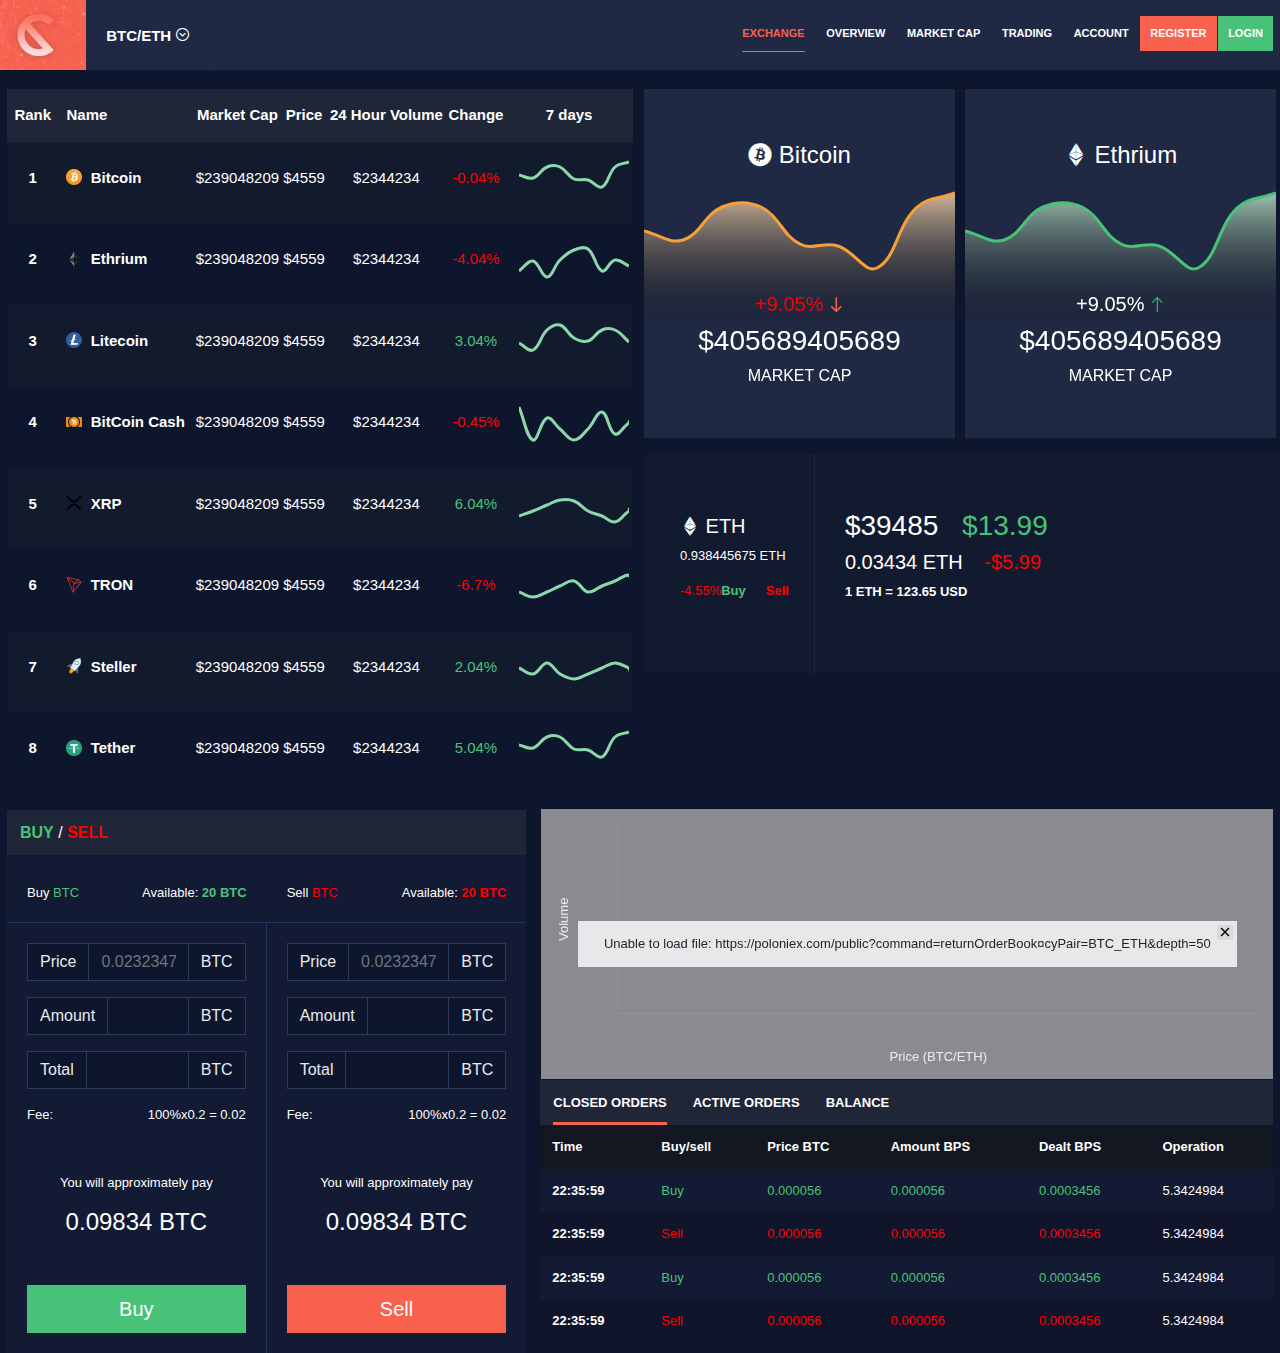
<file: exchange.html>
<!DOCTYPE html>
<html lang="en">
<head>
	<meta charset="UTF-8">
	<title>Crypterio</title>
	<link rel="stylesheet" href="bootstrap/css/bootstrap.min.css">
	<link rel="stylesheet" href="css/style.css">
	<link rel="stylesheet" href="css/icons.css">
	<link rel="stylesheet" href="css/ui.css">
</head>
<body class="crypt-dark">
	<header>
		<div class="container-full-width">
			<div class="crypt-header">
				<div class="row">
					<div class="col-xl-4 col-lg-4 col-md-4 col-sm-5">
						<div class="row">
							<div class="col-xs-2">
								<div class="crypt-logo">
									<img src="images/logo.jpg" alt="">
								</div>
							</div>
							<div class="col-xs-2">
								<div class="crypt-mega-dropdown-menu">
								  	<a href="" class="crypt-mega-dropdown-toggle">BTC/ETH <i class="pe-7s-angle-down-circle"></i></a>
								  	<div class="crypt-mega-dropdown-menu-block">
								  		<div class="crypt-market-status">
											<div>
											  <!-- Tab panes -->
											  <div class="tab-content">
											    <div role="tabpanel" class="tab-pane active">
											    	<table class="table table-striped">
													  <thead>
													    <tr>
													      <th scope="col">Coin</th>
													      <th scope="col">Price</th>
													      <th scope="col">Volume</th>
													      <th scope="col">Change</th>
													    </tr>
													  </thead>
													  <tbody>
													    <tr>
													      <th scope="row">BTC</th>
													      <td class="crypt-down">0.000056</td>
													      <td>5.3424984</td>
													      <td class="crypt-down"><b>-5.4%</b></td>
													    </tr>
													    <tr>
													      <th scope="row">LTC</th>
													      <td>0.0000564</td>
													      <td>6.6768876</td>
													      <td>-6.7%</td>
													    </tr>
													    <tr>
													      <th scope="row">ETH</th>
													      <td>0.0000234</td>
													      <td>4.3456600</td>
													      <td class="crypt-down">-5.6%</td>
													    </tr>
													    <tr>
													      <th scope="row">XMR</th>
													      <td>0.0000567</td>
													      <td>4.3456600</td>
													      <td>-5.6%</td>
													    </tr>
													    <tr>
													      <th scope="row">DOGE</th>
													      <td class="crypt-up">0.0000234</td>
													      <td>4.3456600</td>
													      <td class="crypt-up">-9.6%</td>
													    </tr>
													    <tr>
													      <th scope="row">XMR</th>
													      <td>0.0000567</td>
													      <td>4.3456600</td>
													      <td>-5.6%</td>
													    </tr>
													  </tbody>
													</table>
											    </div>
											    <div role="tabpanel" class="tab-pane">
											    	<table class="table table-striped">
													  <thead>
													    <tr>
													      <th scope="col">Coin</th>
													      <th scope="col">Price</th>
													      <th scope="col">Volume</th>
													      <th scope="col">Change</th>
													    </tr>
													  </thead>
													  <tbody>
													    <tr>
													      <th scope="row">BTC</th>
													      <td class="crypt-down">0.000056</td>
													      <td>5.3424984</td>
													      <td class="crypt-down"><b>-5.4%</b></td>
													    </tr>
													    <tr>
													      <th scope="row">LTC</th>
													      <td>0.0000564</td>
													      <td>6.6768876</td>
													      <td>-6.7%</td>
													    </tr>
													    <tr>
													      <th scope="row">DOGE</th>
													      <td class="crypt-up">0.0000234</td>
													      <td>4.3456600</td>
													      <td class="crypt-up">-9.6%</td>
													    </tr>
													    <tr>
													      <th scope="row">XMR</th>
													      <td>0.0000567</td>
													      <td>4.3456600</td>
													      <td>-5.6%</td>
													    </tr>
													    <tr>
													      <th scope="row">DOGE</th>
													      <td class="crypt-up">0.0000234</td>
													      <td>4.3456600</td>
													      <td class="crypt-up">-9.6%</td>
													    </tr>
													    <tr>
													      <th scope="row">XMR</th>
													      <td>0.0000567</td>
													      <td>4.3456600</td>
													      <td>-5.6%</td>
													    </tr>
													  </tbody>
													</table>
											    </div>
											    <div role="tabpanel" class="tab-pane">
											    	<table class="table table-striped">
													  <thead>
													    <tr>
													      <th scope="col">Coin</th>
													      <th scope="col">Price</th>
													      <th scope="col">Volume</th>
													      <th scope="col">Change</th>
													    </tr>
													  </thead>
													  <tbody>
													    <tr>
													      <th scope="row">BTC</th>
													      <td class="crypt-down">0.000056</td>
													      <td>5.3424984</td>
													      <td class="crypt-down"><b>-5.4%</b></td>
													    </tr>
													    <tr>
													      <th scope="row">DOGE</th>
													      <td class="crypt-up">0.0000234</td>
													      <td>4.3456600</td>
													      <td class="crypt-up">-9.6%</td>
													    </tr>
													    <tr>
													      <th scope="row">XMR</th>
													      <td>0.0000567</td>
													      <td>4.3456600</td>
													      <td>-5.6%</td>
													    </tr>
													    <tr>
													      <th scope="row">DOGE</th>
													      <td class="crypt-up">0.0000234</td>
													      <td>4.3456600</td>
													      <td class="crypt-up">-9.6%</td>
													    </tr>
													    <tr>
													      <th scope="row">XMR</th>
													      <td>0.0000567</td>
													      <td>4.3456600</td>
													      <td>-5.6%</td>
													    </tr>
													  </tbody>
													</table>
											    </div>
											  </div>
											</div>
										</div>
								  	</div>
								</div>
							</div>
						</div>
					</div>
					<div class="col-xl-8 col-lg-8 col-md-8 d-none d-md-block d-lg-block">
						<ul class="crypt-heading-menu fright">
							<li><a href="exchange.html">Exchange</a></li>
							<li><a href="market-overview.html">Overview</a></li>
							<li><a href="marketcap.html">Market Cap</a></li>
							<li><a href="trading.html">Trading</a></li>
							<li><a href="withdrawl.html">Account</a></li>
                            <li class="crypt-box-menu menu-red"><a href="register.html">register</a></li>
                            <li class="crypt-box-menu menu-green"><a href="login.html">login</a></li>
						</ul>
					</div>
					<i class="menu-toggle pe-7s-menu d-xs-block d-sm-block d-md-none d-sm-none"></i>
				</div>
			</div>
		</div>
		<div class="crypt-mobile-menu">
			<ul class="crypt-heading-menu">
				<li class="active"><a href="">Exchange</a></li>
				<li><a href="">Market Cap</a></li>
				<li><a href="">Treanding</a></li>
				<li><a href="">Tools</a></li>
				<li class="crypt-box-menu menu-red"><a href="">register</a></li>
				<li class="crypt-box-menu menu-green"><a href="">login</a></li>
			</ul>
			<div class="crypt-gross-market-cap">
				<h5>$34.795.90 <span class="crypt-up pl-2">+3.435 %</span></h5>
				<h6>0.7925.90 BTC <span class="crypt-down pl-2">+7.435 %</span></h6>
			</div>
		</div>
	</header>
	<!-- Main Content -->
	<div class="container-fluid">
		<div class="row sm-gutters">
			<div class="col-lg-6">
				<div class="table-responsive">
					<table class="table table-striped crypt-table-market-cap mt-4">
					  <thead>
					    <tr>
					      <th scope="col">Rank</th>
					      <th scope="col" class="text-left pl-2">Name</th>
					      <th scope="col">Market Cap</th>
					      <th scope="col">Price</th>
					      <th scope="col">24 Hour Volume</th>
					      <th scope="col">Change</th>
					      <th scope="col">7 days</th>
					    </tr>
					  </thead>
					  <tbody>
					    <tr>
					      <th>1</th>
					      <td class="text-left pl-2 font-weight-bold"><img src="images/coins/btc.png" width="20" class="pr-1 crypt-market-cap-logo" alt="coin"> <a href="index.html">Bitcoin</a></td>
					      <td>$239048209</td>
					      <td>$4559</td>
					      <td>$2344234</td>
					      <td class="crypt-down"> -0.04%</td>
					      <td
			      			class ="crypt-marketcap-canvas"
			      			data-charts ="[65,59,81,81,56,55,40,80,90]" 
			      			data-bg = "fcbcb3"
			      			data-border = "8cd8aa">
				      		<canvas></canvas>
				      	  </td>
					    </tr>
					    <tr>
					      <th>2</th>
					      <td class="text-left pl-2 font-weight-bold"><img src="images/coins/eth.png" width="20" class="pr-1 crypt-market-cap-logo" alt="coin"> <a href="index.html">Ethrium</a></td>
					      <td>$239048209</td>
					      <td>$4559</td>
					      <td>$2344234</td>
					      <td class="crypt-down"> -4.04%</td>
					      <td
			      			class ="crypt-marketcap-canvas"
			      			data-charts ="[34,54,23,56,76,78,34,56,45]" 
			      			data-bg = "d3f0df"
			      			data-border = "8cd8aa">
				      		<canvas></canvas>
				      	  </td>
					    </tr>
					    <tr>
					      <th>3</th>
					      <td class="text-left pl-2 font-weight-bold"><img src="images/coins/ltc.png" width="20" class="pr-1 crypt-market-cap-logo" alt="coin"> <a href="index.html">Litecoin</a></td>
					      <td>$239048209</td>
					      <td>$4559</td>
					      <td>$2344234</td>
					      <td class="crypt-up">3.04%</td>
					      <td
			      			class ="crypt-marketcap-canvas"
			      			data-charts ="[55,40,80,90,65,59,81,81,56]" 
			      			data-bg = "d3f0df"
			      			data-border = "8cd8aa">
				      		<canvas></canvas>
				      	  </td>
					    </tr>
					    <tr>
					      <th>4</th>
					      <td class="text-left pl-2 font-weight-bold"><img src="images/coins/btcc.png" width="20" class="pr-1 crypt-market-cap-logo" alt="coin">  <a href="index.html">
					      	BitCoin Cash
					      </a></td>
					      <td>$239048209</td>
					      <td>$4559</td>
					      <td>$2344234</td>
					      <td class="crypt-down">-0.45%</td>
					      <td
			      			class ="crypt-marketcap-canvas"
			      			data-charts ="[89,23,67,45,23,45,78,34,56,67]" 
			      			data-bg = "d3f0df"
			      			data-border = "8cd8aa">
				      		<canvas></canvas>
				      	  </td>
					    </tr>
					    <tr>
					      <th>5</th>
					      <td class="text-left pl-2 font-weight-bold"><img src="images/coins/xrp.png" width="20" class="pr-1 crypt-market-cap-logo" alt="coin"> <a href="index.html">
					      	XRP
					      </a></td>
					      <td>$239048209</td>
					      <td>$4559</td>
					      <td>$2344234</td>
					      <td class="crypt-up">6.04%</td>
					      <td
			      			class ="crypt-marketcap-canvas"
			      			data-charts ="[34,45,56,67,65,45,34,23,45,56]" 
			      			data-bg = "d3f0df"
			      			data-border = "8cd8aa">
				      		<canvas></canvas>
				      	  </td>
					    </tr>
					    <tr>
					      <th>6</th>
					      <td class="text-left pl-2 font-weight-bold"><img src="images/coins/tron.png" width="20" class="pr-1 crypt-market-cap-logo" alt="coin"> <a href="index.html">
					      	TRON
					      </a></td>
					      <td>$239048209</td>
					      <td>$4559</td>
					      <td>$2344234</td>
					      <td class="crypt-down">-6.7%</td>
					      <td
			      			class ="crypt-marketcap-canvas"
			      			data-charts ="[45,34,45,56,67,45,56,67,78,67]" 
			      			data-bg = "d3f0df"
			      			data-border = "8cd8aa">
				      		<canvas></canvas>
				      	  </td>
					    </tr>
					    <tr>
					      <th>7</th>
					      <td class="text-left pl-2 font-weight-bold"><img src="images/coins/stlr.png" width="20" class="pr-1 crypt-market-cap-logo" alt="coin"> <a href="index.html">
					      	Steller
					      </a></td>
					      <td>$239048209</td>
					      <td>$4559</td>
					      <td>$2344234</td>
					      <td class="crypt-up">2.04%</td>
					      <td
			      			class ="crypt-marketcap-canvas"
			      			data-charts ="[56,45,67,45,34,45,56,67,56,45]" 
			      			data-bg = "d3f0df"
			      			data-border = "8cd8aa">
				      		<canvas></canvas>
				      	  </td>
					    </tr>
					    <tr>
					      <th>8</th>
					      <td class="text-left pl-2 font-weight-bold"><img src="images/coins/tether.png" width="20" class="pr-1 crypt-market-cap-logo" alt="coin"> <a href="index.html">
					      	Tether
					      </a></td>
					      <td>$239048209</td>
					      <td>$4559</td>
					      <td>$2344234</td>
					      <td class="crypt-up">5.04%</td>
					      <td
			      			class ="crypt-marketcap-canvas"
			      			data-charts ="[65,59,81,81,56,55,40,80,90]" 
			      			data-bg = "d3f0df"
			      			data-border = "8cd8aa">
				      		<canvas></canvas>
				      	  </td>
					    </tr>
					  </tbody>
					</table>
				</div>
			</div>
			<div class="col-lg-6">
				<div class="row sm-gutters">
					<div class="col-md-6 pr-0">
						<div class="crypt-fulldiv-linechart mt-4">
							<h4 class="coinname crypt-yellow"><i class="cf cf-btc-alt"></i> Bitcoin</h4>
							<div
				      			class ="crypt-individual-marketcap"
				      			data-charts ="[65,59,81,81,56,55,40,80,90]" 
				      			data-bg = "fdddb7"
				      			data-border = "f8a036">
					      		<canvas></canvas>
					      	</div>
					      	<div class="coin-meta-data text-center">
					      		<h5 class="crypt-down">+9.05% <img src="images/download-arrow.svg" width="15" class="crypt-market-cap-logo" alt="coin"></h5>
					      		<h3>$405689405689</h3>
					      		<h6>MARKET CAP</h6>
					      	</div>
						</div>
					</div>
					<div class="col-md-6 pl-0">
						<div class="crypt-fulldiv-linechart mt-4">
							<h4 class="coinname crypt-green"><i class="cf cf-eth"></i> Ethrium</h4>
							<div
				      			class ="crypt-individual-marketcap"
				      			data-charts ="[65,59,81,81,56,55,40,80,90]" 
				      			data-bg = "bfe9cf"
				      			data-border = "49c279">
					      		<canvas></canvas>
					      	</div>
					      	<div class="coin-meta-data text-center">
					      		<h5 class="crypt-green">+9.05% <img src="images/up-arrow.svg" width="15" class="crypt-market-cap-logo" alt="coin"></h5>
					      		<h3>$405689405689</h3>
					      		<h6>MARKET CAP</h6>
					      	</div>
						</div>
					</div>
					<div class="col-md-12 pl-2 ml-1">
						<div id="carousel-pager" class="carousel vert slide crypt-currency-slider mt-3" data-ride="carousel" data-interval="3000"> 
        
					        <!-- Carousel items -->
					        
					        <div class="carousel-inner vertical">
					          <div class="active  carousel-item item">
					            <div class="crypt-slider-content">
					            	<div class="row no-gutters">
					            		<div class="col-xs-4 crypt-slider-balance">
					            			<h5><i class="cf cf-eth"></i> ETH</h5>
					            			<p>0.938445675 ETH</p>
					            			<p><span class="crypt-down">-4.55%</span><span class="fright"><a href="" class="crypt-up"><b>Buy</b></a><a href="" class="crypt-down"><b>Sell</b></a></span></p>
					            		</div>
					            		<div class="col-xs-5">
					            			<div class="crypt-slider-current-status">
						            			<h3>$39485  <span class="ml-3 crypt-up">$13.99</span></h3>
						            			<h5>0.03434 ETH  <span class="ml-3 crypt-down">-$5.99</span></h5>
						            			<p><b>1 ETH = 123.65 USD</b></p>
					            			</div>
					            		</div>
					            		<div class="col-xs-3 d-xs-none d-sm-block d-md-block d-lg-none d-xl-block">
					            			<div class="crypt-exchange-hints">
						            			<img src="images/logo.jpg" class="mt-3" alt="logo">
						            			<p class="mb-1 mt-3"><b>Choose the best exchange</b></p>
						            			<a href="" class="crypt-down"><b>Charges s small price</b></a>
					            			</div>
					            		</div>
					            	</div>
					            </div>
					          </div>
					          <div class=" carousel-item item">
					            <div class="crypt-slider-content">
					            	<div class="row no-gutters">
					            		<div class="col-xs-4 crypt-slider-balance">
					            			<h5><i class="cf cf-btc-alt"></i> BTC</h5>
					            			<p>0.938445675 BTC</p>
					            			<p><span class="crypt-up">4.55%</span><span class="fright"><a href="" class="crypt-up"><b>Buy</b></a><a href="" class="crypt-down"><b>Sell</b></a></span></p>
					            		</div>
					            		<div class="col-xs-5">
					            			<div class="crypt-slider-current-status">
						            			<h3>$39485  <span class="ml-3 crypt-up">$13.99</span></h3>
						            			<h5>0.453434 BTC  <span class="ml-3 crypt-up">$5.99</span></h5>
						            			<p><b>1 BTC = 123.65 USD</b></p>
					            			</div>
					            		</div>
					            		<div class="col-xs-3 d-xs-none d-sm-block d-md-block d-lg-none d-xl-block">
					            			<div class="crypt-exchange-hints">
						            			<img src="images/logo.jpg" class="mt-3" alt="logo">
						            			<p class="mb-1 mt-3"><b>Choose the best exchange</b></p>
						            			<a href="" class="crypt-down"><b>Charges s small price</b></a>
					            			</div>
					            		</div>
					            	</div>
					            </div>
					          </div>
					      </div>
					      
					      <!-- Controls --> 
					      
					      <a class="left carousel-control" href="#carousel-pager" role="button" data-slide="prev"> <span class="glyphicon glyphicon-chevron-up" aria-hidden="true"></span> <span class="sr-only">Previous</span> </a> <a class="right carousel-control" href="#carousel-pager" role="button" data-slide="next"> <span class="chevron-circle-down" aria-hidden="true"></span> <span class="sr-only">Next</span> </a>
					</div>
				</div>
			</div>
		</div>
	</div>
</div>
	<div class="container-fluid">
		<div class="row sm-gutters">
			<div class="col-lg-5">
				<div class="crypt-boxed-area">
					<h6 class="crypt-bg-head"><b class="crypt-up">BUY</b> / <b class="crypt-down">SELL</b></h6>
					<div class="row no-gutters">
						<div class="col-md-6">
							<div class="crypt-buy-sell-form">
								<p>Buy <span class="crypt-up">BTC</span> <span class="fright">Available: <b class="crypt-up">20 BTC</b></span></p>
								<div class="crypt-buy">
									<div class="input-group mb-3">
									  	<div class="input-group-prepend">
									    	<span class="input-group-text">Price</span>
									  	</div>
									  	<input type="text" class="form-control" placeholder="0.02323476" readonly>
									  	<div class="input-group-append">
									   	 	<span class="input-group-text">BTC</span>
									  	</div>
									</div>
									<div class="input-group mb-3">
									  	<div class="input-group-prepend">
									    	<span class="input-group-text">Amount</span>
									  	</div>
									  	<input type="number" class="form-control">
									  	<div class="input-group-append">
									   	 	<span class="input-group-text">BTC</span>
									  	</div>
									</div>
									<div class="input-group mb-3">
									  	<div class="input-group-prepend">
									    	<span class="input-group-text">Total</span>
									  	</div>
									  	<input type="text" class="form-control" readonly>
									  	<div class="input-group-append">
									   	 	<span class="input-group-text">BTC</span>
									  	</div>
									</div>
									<div>
										<p>Fee: <span class="fright">100%x0.2 = 0.02</span></p>
									</div>
									<div class="text-center mt-5 mb-5 crypt-up">
										<p>You will approximately pay</p>
										<h4>0.09834 BTC</h4>
									</div>
									<div class="menu-green">
										<a href="" class="crypt-button-green-full">Buy</a>
									</div>
								</div>
							</div>
						</div>
						<div class="col-md-6">
							<div class="crypt-buy-sell-form">
								<p>Sell <span class="crypt-down">BTC</span> <span class="fright">Available: <b class="crypt-down">20 BTC</b></span></p>
								<div class="crypt-sell">
									<div class="input-group mb-3">
									  	<div class="input-group-prepend">
									    	<span class="input-group-text">Price</span>
									  	</div>
									  	<input type="text" class="form-control" placeholder="0.02323476" readonly>
									  	<div class="input-group-append">
									   	 	<span class="input-group-text">BTC</span>
									  	</div>
									</div>
									<div class="input-group mb-3">
									  	<div class="input-group-prepend">
									    	<span class="input-group-text">Amount</span>
									  	</div>
									  	<input type="number" class="form-control">
									  	<div class="input-group-append">
									   	 	<span class="input-group-text">BTC</span>
									  	</div>
									</div>
									<div class="input-group mb-3">
									  	<div class="input-group-prepend">
									    	<span class="input-group-text">Total</span>
									  	</div>
									  	<input type="text" class="form-control" readonly>
									  	<div class="input-group-append">
									   	 	<span class="input-group-text">BTC</span>
									  	</div>
									</div>
									<div>
										<p>Fee: <span class="fright">100%x0.2 = 0.02</span></p>
									</div>
									<div class="text-center mt-5 mb-5 crypt-down">
										<p>You will approximately pay</p>
										<h4>0.09834 BTC</h4>
									</div>
									<div>
										<a href="" class="crypt-button-red-full">Sell</a>
									</div>
								</div>
							</div>
						</div>
					</div>
				</div>
			</div>
			<div class="col-lg-7">
				<div id="depthchart" class="depthchart h-40 crypto-depth-chart-small-height crypt-dark-segment"></div>
				<div>
					<div class="crypt-market-status">
					<div>
					  <!-- Nav tabs -->
					  	<ul class="nav nav-tabs">
					    	<li role="presentation"><a href="#closed-orders"  class="active" data-toggle="tab">Closed Orders</a></li>
					    	<li role="presentation"><a href="#active-orders" data-toggle="tab">Active Orders</a></li>
					    	<li role="presentation"><a href="#balance" data-toggle="tab">Balance</a></li>
					  	</ul>

					  <!-- Tab panes -->
					  <div class="tab-content">
					    <div role="tabpanel" class="tab-pane active" id="closed-orders">
					    	<table class="table table-striped">
							  <thead>
							    <tr>
  							      <th scope="col">Time</th>
							      <th scope="col">Buy/sell</th>
							      <th scope="col">Price BTC</th>
							      <th scope="col">Amount BPS</th>
							      <th scope="col">Dealt BPS</th>
							      <th scope="col">Operation</th>
							    </tr>
							  </thead>
							  <tbody>
							    <tr>
							      <th>22:35:59</th>
							      <td class="crypt-up">Buy</td>
							      <td class="crypt-up">0.000056</td>
							      <td class="crypt-up">0.000056</td>
							      <td class="crypt-up">0.0003456</td>
							      <td>5.3424984</td>
							    </tr>
							    <tr>
							      <th>22:35:59</th>
							      <td class="crypt-down">Sell</td>
							      <td class="crypt-down">0.000056</td>
							      <td class="crypt-down">0.000056</td>
							      <td class="crypt-down">0.0003456</td>
							      <td>5.3424984</td>
							    </tr>
							    <tr>
							      <th>22:35:59</th>
							      <td class="crypt-up">Buy</td>
							      <td class="crypt-up">0.000056</td>
							      <td class="crypt-up">0.000056</td>
							      <td class="crypt-up">0.0003456</td>
							      <td>5.3424984</td>
							    </tr>
							    <tr>
							      <th>22:35:59</th>
							      <td class="crypt-down">Sell</td>
							      <td class="crypt-down">0.000056</td>
							      <td class="crypt-down">0.000056</td>
							      <td class="crypt-down">0.0003456</td>
							      <td>5.3424984</td>
							    </tr>
							  </tbody>
							</table>
					    </div>
					    <div role="tabpanel" class="tab-pane" id="active-orders">
					    	<table class="table table-striped">
							  <thead>
							    <tr>
							      <th scope="col">Time</th>
							      <th scope="col">Buy/sell</th>
							      <th scope="col">Price BTC</th>
							      <th scope="col">Amount BPS</th>
							      <th scope="col">Dealt BPS</th>
							      <th scope="col">Operation</th>
							    </tr>
							  </thead>
							</table>
							<div class="no-orders text-center">
								<img src="images/empty.png" alt="no-orders">
							</div>
					    </div>
					    <div role="tabpanel" class="tab-pane" id="balance">
					    	<table class="table table-striped">
							  <thead>
							    <tr>
							      <th scope="col">Currency</th>
							      <th scope="col">Amount</th>
							      <th scope="col">Volume</th>
							    </tr>
							  </thead>
							  <tbody>
							    <tr>
							      <th>BTC</th>
							      <td>0.0000564</td>
							      <td>6.6768876</td>
							    </tr>
							  </tbody>
							</table>
					    </div>
					  </div>

					</div>
				</div>
				</div>
			</div>
		</div>
	</div>
	
	
	<footer>
		
	</footer>
	<script src="js/jquery.js"></script>
	<script src="js/Chart.min.js"></script>
	<script src="js/chart.js"></script>

	<script src="amc/core.js"></script>
	<script src="amc/charts.js"></script>
	<script src="amc/dark.js"></script>
	<script src="amc/animated.js"></script>
	<script src="js/jquery.js"></script>
	<script src="js/popper.min.js"></script>
	<script src="bootstrap/js/bootstrap.bundle.js"></script>
	<script src="bootstrap/js/bootstrap.js"></script>
	<script src="js/main.js"></script>
	<script src="js/amc.js"></script>
</body>
</html>
</file>
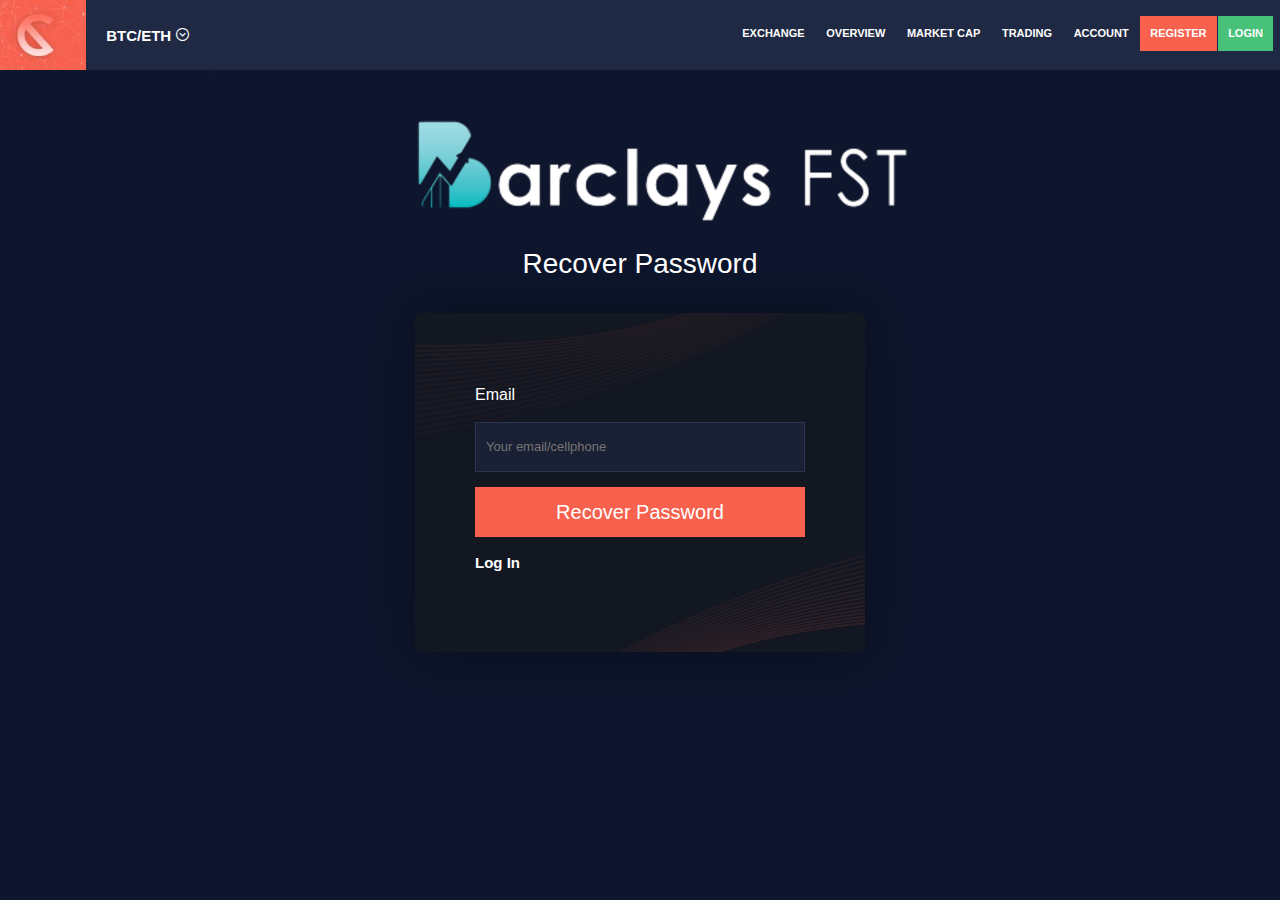
<file: forgot.html>
<!DOCTYPE html>
<html lang="en">

<head class="crypt-dark">
    <meta charset="UTF-8">
    <title>Crypterio</title>
    <link rel="stylesheet" href="bootstrap/css/bootstrap.min.css">
    <link rel="stylesheet" href="css/style.css">
    <link rel="stylesheet" href="css/icons.css">
    <link rel="stylesheet" href="css/ui.css">
</head>

<body class="crypt-dark">
    <header>
        <div class="container-full-width">
            <div class="crypt-header">
                <div class="row">
                    <div class="col-xl-4 col-lg-4 col-md-4 col-sm-5">
                        <div class="row">
                            <div class="col-xs-2">
                                <div class="crypt-logo"><img src="images/logo.jpg" alt=""></div>
                            </div>
                            <div class="col-xs-2">
                                <div class="crypt-mega-dropdown-menu"> <a href="" class="crypt-mega-dropdown-toggle">BTC/ETH <i class="pe-7s-angle-down-circle"></i></a>
                                    <div class="crypt-mega-dropdown-menu-block">
                                        <div class="crypt-market-status">
                                            <div>
                                                <div class="tab-content">
                                                    <div role="tabpanel" class="tab-pane active">
                                                        <table class="table table-striped">
                                                            <thead>
                                                                <tr>
                                                                    <th scope="col">Coin</th>
                                                                    <th scope="col">Price</th>
                                                                    <th scope="col">Volume</th>
                                                                    <th scope="col">Change</th>
                                                                </tr>
                                                            </thead>
                                                            <tbody>
                                                                <tr>
                                                                    <th scope="row">BTC</th>
                                                                    <td class="crypt-down">0.000056</td>
                                                                    <td>5.3424984</td>
                                                                    <td class="crypt-down"><b>-5.4%</b></td>
                                                                </tr>
                                                                <tr>
                                                                    <th scope="row">LTC</th>
                                                                    <td>0.0000564</td>
                                                                    <td>6.6768876</td>
                                                                    <td>-6.7%</td>
                                                                </tr>
                                                                <tr>
                                                                    <th scope="row">ETH</th>
                                                                    <td>0.0000234</td>
                                                                    <td>4.3456600</td>
                                                                    <td class="crypt-down">-5.6%</td>
                                                                </tr>
                                                                <tr>
                                                                    <th scope="row">XMR</th>
                                                                    <td>0.0000567</td>
                                                                    <td>4.3456600</td>
                                                                    <td>-5.6%</td>
                                                                </tr>
                                                                <tr>
                                                                    <th scope="row">DOGE</th>
                                                                    <td class="crypt-up">0.0000234</td>
                                                                    <td>4.3456600</td>
                                                                    <td class="crypt-up">-9.6%</td>
                                                                </tr>
                                                                <tr>
                                                                    <th scope="row">XMR</th>
                                                                    <td>0.0000567</td>
                                                                    <td>4.3456600</td>
                                                                    <td>-5.6%</td>
                                                                </tr>
                                                            </tbody>
                                                        </table>
                                                    </div>
                                                    <div role="tabpanel" class="tab-pane">
                                                        <table class="table table-striped">
                                                            <thead>
                                                                <tr>
                                                                    <th scope="col">Coin</th>
                                                                    <th scope="col">Price</th>
                                                                    <th scope="col">Volume</th>
                                                                    <th scope="col">Change</th>
                                                                </tr>
                                                            </thead>
                                                            <tbody>
                                                                <tr>
                                                                    <th scope="row">BTC</th>
                                                                    <td class="crypt-down">0.000056</td>
                                                                    <td>5.3424984</td>
                                                                    <td class="crypt-down"><b>-5.4%</b></td>
                                                                </tr>
                                                                <tr>
                                                                    <th scope="row">LTC</th>
                                                                    <td>0.0000564</td>
                                                                    <td>6.6768876</td>
                                                                    <td>-6.7%</td>
                                                                </tr>
                                                                <tr>
                                                                    <th scope="row">DOGE</th>
                                                                    <td class="crypt-up">0.0000234</td>
                                                                    <td>4.3456600</td>
                                                                    <td class="crypt-up">-9.6%</td>
                                                                </tr>
                                                                <tr>
                                                                    <th scope="row">XMR</th>
                                                                    <td>0.0000567</td>
                                                                    <td>4.3456600</td>
                                                                    <td>-5.6%</td>
                                                                </tr>
                                                                <tr>
                                                                    <th scope="row">DOGE</th>
                                                                    <td class="crypt-up">0.0000234</td>
                                                                    <td>4.3456600</td>
                                                                    <td class="crypt-up">-9.6%</td>
                                                                </tr>
                                                                <tr>
                                                                    <th scope="row">XMR</th>
                                                                    <td>0.0000567</td>
                                                                    <td>4.3456600</td>
                                                                    <td>-5.6%</td>
                                                                </tr>
                                                            </tbody>
                                                        </table>
                                                    </div>
                                                    <div role="tabpanel" class="tab-pane">
                                                        <table class="table table-striped">
                                                            <thead>
                                                                <tr>
                                                                    <th scope="col">Coin</th>
                                                                    <th scope="col">Price</th>
                                                                    <th scope="col">Volume</th>
                                                                    <th scope="col">Change</th>
                                                                </tr>
                                                            </thead>
                                                            <tbody>
                                                                <tr>
                                                                    <th scope="row">BTC</th>
                                                                    <td class="crypt-down">0.000056</td>
                                                                    <td>5.3424984</td>
                                                                    <td class="crypt-down"><b>-5.4%</b></td>
                                                                </tr>
                                                                <tr>
                                                                    <th scope="row">DOGE</th>
                                                                    <td class="crypt-up">0.0000234</td>
                                                                    <td>4.3456600</td>
                                                                    <td class="crypt-up">-9.6%</td>
                                                                </tr>
                                                                <tr>
                                                                    <th scope="row">XMR</th>
                                                                    <td>0.0000567</td>
                                                                    <td>4.3456600</td>
                                                                    <td>-5.6%</td>
                                                                </tr>
                                                                <tr>
                                                                    <th scope="row">DOGE</th>
                                                                    <td class="crypt-up">0.0000234</td>
                                                                    <td>4.3456600</td>
                                                                    <td class="crypt-up">-9.6%</td>
                                                                </tr>
                                                                <tr>
                                                                    <th scope="row">XMR</th>
                                                                    <td>0.0000567</td>
                                                                    <td>4.3456600</td>
                                                                    <td>-5.6%</td>
                                                                </tr>
                                                            </tbody>
                                                        </table>
                                                    </div>
                                                </div>
                                            </div>
                                        </div>
                                    </div>
                                </div>
                            </div>
                        </div>
                    </div>
                    <div class="col-xl-8 col-lg-8 col-md-8 d-none d-md-block d-lg-block">
                        <ul class="crypt-heading-menu fright">
                            <li><a href="exchange.html">Exchange</a></li>
                            <li><a href="market-overview.html">Overview</a></li>
                            <li><a href="marketcap.html">Market Cap</a></li>
                            <li><a href="trading.html">Trading</a></li>
                            <li><a href="withdrawl.html">Account</a></li>
                            <li class="crypt-box-menu menu-red"><a href="register.html">register</a></li>
                            <li class="crypt-box-menu menu-green"><a href="login.html">login</a></li>
                        </ul>
                    </div><i class="menu-toggle pe-7s-menu d-xs-block d-sm-block d-md-none d-sm-none"></i></div>
            </div>
        </div>
        <div class="crypt-mobile-menu">
            <ul class="crypt-heading-menu">
                <li class="active"><a href="">Exchange</a></li>
                <li><a href="">Market Cap</a></li>
                <li><a href="">Treanding</a></li>
                <li><a href="">Tools</a></li>
                <li class="crypt-box-menu menu-red"><a href="">register</a></li>
                <li class="crypt-box-menu menu-green"><a href="">login</a></li>
            </ul>
            <div class="crypt-gross-market-cap">
                <h5>$34.795.90 <span class="crypt-up pl-2">+3.435 %</span></h5>
                <h6>0.7925.90 BTC <span class="crypt-down pl-2">+7.435 %</span></h6></div>
        </div>
    </header>
    
    <div class="container">
        <div class="row">
            <div class="col-md-3"></div>
            <div class="col-md-6">
                <div class="cryptorio-forms cryptorio-forms-dark text-center pt-5 pb-5">
                    <div class="logo">
                        <img src="images/logo.png" alt="logo-image">
                    </div>
                    <h3 class="p-4">Recover Password</h3>
                    <div class="cryptorio-main-form">
                        <form action="" class="text-left">
                            <label for="email">Email</label>
                            <input type="text" id="email" name="email" placeholder="Your email/cellphone">
                            <input type="submit" value="Recover Password" class="crypt-button-red-full">
                        </form>
                        <p class="float-left"><a href="login.html">Log In</a></p>
                    </div>
                </div>
            </div>
            <div class="col-md-3"></div>
        </div>
    </div>

	<script src="amc/core.js"></script>
	<script src="amc/charts.js"></script>
	<script src="amc/dark.js"></script>
	<script src="amc/animated.js"></script>
	<script src="js/jquery.js"></script>
	<script src="js/popper.min.js"></script>
	<script src="bootstrap/js/bootstrap.bundle.js"></script>
	<script src="bootstrap/js/bootstrap.js"></script>
	<script src="js/main.js"></script>
	<script src="js/amc.js"></script>
	<script src="https://s3.tradingview.com/tv.js"></script>
</body>
</html>
</file>
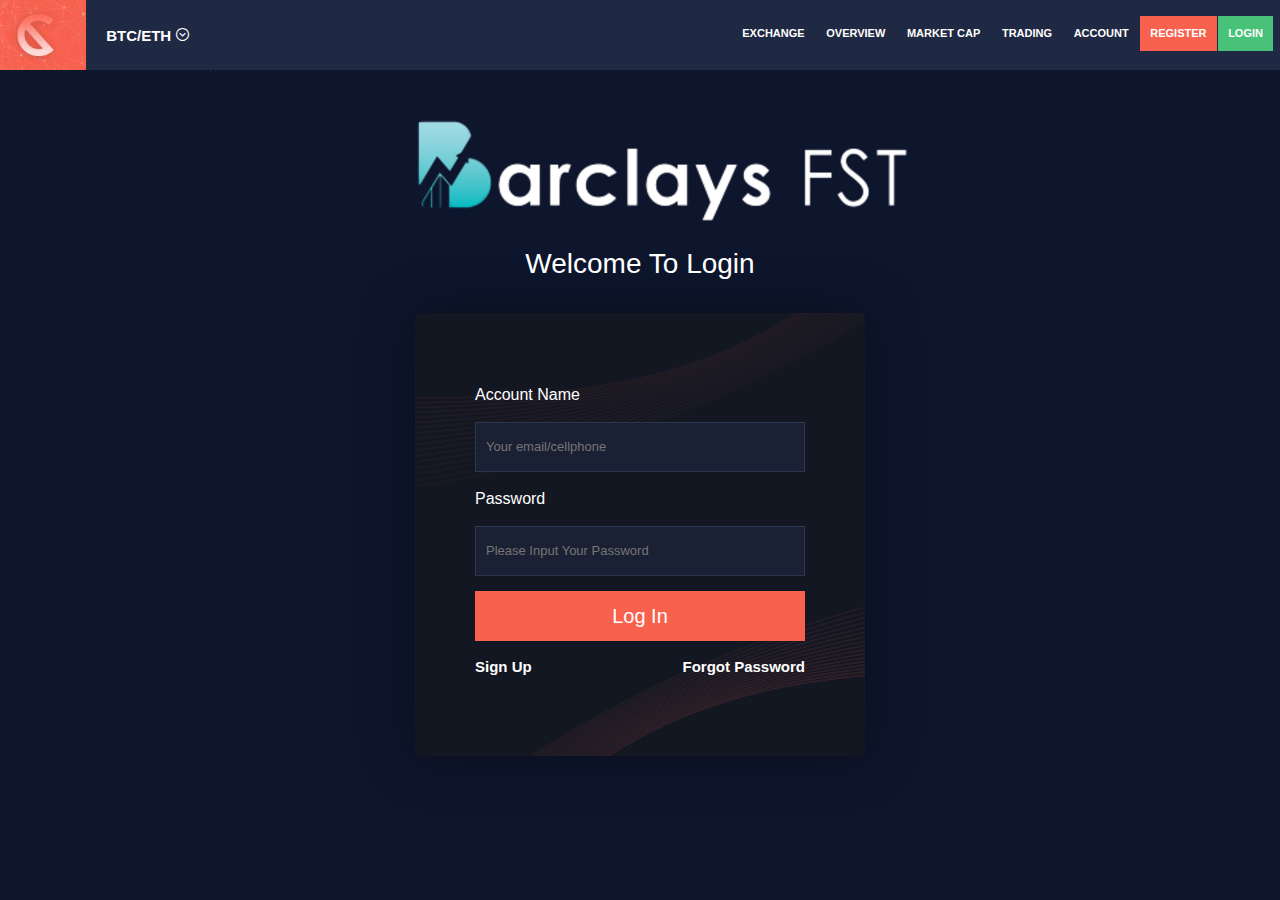
<file: login.html>
<!DOCTYPE html>
<html lang="en">

<head class="crypt-dark">
    <meta charset="UTF-8">
    <title>Crypterio</title>
    <link rel="stylesheet" href="bootstrap/css/bootstrap.min.css">
    <link rel="stylesheet" href="css/style.css">
    <link rel="stylesheet" href="css/icons.css">
    <link rel="stylesheet" href="css/ui.css">
</head>

<body class="crypt-dark">
    <header>
        <div class="container-full-width">
            <div class="crypt-header">
                <div class="row">
                    <div class="col-xl-4 col-lg-4 col-md-4 col-sm-5">
                        <div class="row">
                            <div class="col-xs-2">
                                <div class="crypt-logo"><img src="images/logo.jpg" alt=""></div>
                            </div>
                            <div class="col-xs-2">
                                <div class="crypt-mega-dropdown-menu"> <a href="" class="crypt-mega-dropdown-toggle">BTC/ETH <i class="pe-7s-angle-down-circle"></i></a>
                                    <div class="crypt-mega-dropdown-menu-block">
                                        <div class="crypt-market-status">
                                            <div>
                                                <div class="tab-content">
                                                    <div role="tabpanel" class="tab-pane active">
                                                        <table class="table table-striped">
                                                            <thead>
                                                                <tr>
                                                                    <th scope="col">Coin</th>
                                                                    <th scope="col">Price</th>
                                                                    <th scope="col">Volume</th>
                                                                    <th scope="col">Change</th>
                                                                </tr>
                                                            </thead>
                                                            <tbody>
                                                                <tr>
                                                                    <th scope="row">BTC</th>
                                                                    <td class="crypt-down">0.000056</td>
                                                                    <td>5.3424984</td>
                                                                    <td class="crypt-down"><b>-5.4%</b></td>
                                                                </tr>
                                                                <tr>
                                                                    <th scope="row">LTC</th>
                                                                    <td>0.0000564</td>
                                                                    <td>6.6768876</td>
                                                                    <td>-6.7%</td>
                                                                </tr>
                                                                <tr>
                                                                    <th scope="row">ETH</th>
                                                                    <td>0.0000234</td>
                                                                    <td>4.3456600</td>
                                                                    <td class="crypt-down">-5.6%</td>
                                                                </tr>
                                                                <tr>
                                                                    <th scope="row">XMR</th>
                                                                    <td>0.0000567</td>
                                                                    <td>4.3456600</td>
                                                                    <td>-5.6%</td>
                                                                </tr>
                                                                <tr>
                                                                    <th scope="row">DOGE</th>
                                                                    <td class="crypt-up">0.0000234</td>
                                                                    <td>4.3456600</td>
                                                                    <td class="crypt-up">-9.6%</td>
                                                                </tr>
                                                                <tr>
                                                                    <th scope="row">XMR</th>
                                                                    <td>0.0000567</td>
                                                                    <td>4.3456600</td>
                                                                    <td>-5.6%</td>
                                                                </tr>
                                                            </tbody>
                                                        </table>
                                                    </div>
                                                    <div role="tabpanel" class="tab-pane">
                                                        <table class="table table-striped">
                                                            <thead>
                                                                <tr>
                                                                    <th scope="col">Coin</th>
                                                                    <th scope="col">Price</th>
                                                                    <th scope="col">Volume</th>
                                                                    <th scope="col">Change</th>
                                                                </tr>
                                                            </thead>
                                                            <tbody>
                                                                <tr>
                                                                    <th scope="row">BTC</th>
                                                                    <td class="crypt-down">0.000056</td>
                                                                    <td>5.3424984</td>
                                                                    <td class="crypt-down"><b>-5.4%</b></td>
                                                                </tr>
                                                                <tr>
                                                                    <th scope="row">LTC</th>
                                                                    <td>0.0000564</td>
                                                                    <td>6.6768876</td>
                                                                    <td>-6.7%</td>
                                                                </tr>
                                                                <tr>
                                                                    <th scope="row">DOGE</th>
                                                                    <td class="crypt-up">0.0000234</td>
                                                                    <td>4.3456600</td>
                                                                    <td class="crypt-up">-9.6%</td>
                                                                </tr>
                                                                <tr>
                                                                    <th scope="row">XMR</th>
                                                                    <td>0.0000567</td>
                                                                    <td>4.3456600</td>
                                                                    <td>-5.6%</td>
                                                                </tr>
                                                                <tr>
                                                                    <th scope="row">DOGE</th>
                                                                    <td class="crypt-up">0.0000234</td>
                                                                    <td>4.3456600</td>
                                                                    <td class="crypt-up">-9.6%</td>
                                                                </tr>
                                                                <tr>
                                                                    <th scope="row">XMR</th>
                                                                    <td>0.0000567</td>
                                                                    <td>4.3456600</td>
                                                                    <td>-5.6%</td>
                                                                </tr>
                                                            </tbody>
                                                        </table>
                                                    </div>
                                                    <div role="tabpanel" class="tab-pane">
                                                        <table class="table table-striped">
                                                            <thead>
                                                                <tr>
                                                                    <th scope="col">Coin</th>
                                                                    <th scope="col">Price</th>
                                                                    <th scope="col">Volume</th>
                                                                    <th scope="col">Change</th>
                                                                </tr>
                                                            </thead>
                                                            <tbody>
                                                                <tr>
                                                                    <th scope="row">BTC</th>
                                                                    <td class="crypt-down">0.000056</td>
                                                                    <td>5.3424984</td>
                                                                    <td class="crypt-down"><b>-5.4%</b></td>
                                                                </tr>
                                                                <tr>
                                                                    <th scope="row">DOGE</th>
                                                                    <td class="crypt-up">0.0000234</td>
                                                                    <td>4.3456600</td>
                                                                    <td class="crypt-up">-9.6%</td>
                                                                </tr>
                                                                <tr>
                                                                    <th scope="row">XMR</th>
                                                                    <td>0.0000567</td>
                                                                    <td>4.3456600</td>
                                                                    <td>-5.6%</td>
                                                                </tr>
                                                                <tr>
                                                                    <th scope="row">DOGE</th>
                                                                    <td class="crypt-up">0.0000234</td>
                                                                    <td>4.3456600</td>
                                                                    <td class="crypt-up">-9.6%</td>
                                                                </tr>
                                                                <tr>
                                                                    <th scope="row">XMR</th>
                                                                    <td>0.0000567</td>
                                                                    <td>4.3456600</td>
                                                                    <td>-5.6%</td>
                                                                </tr>
                                                            </tbody>
                                                        </table>
                                                    </div>
                                                </div>
                                            </div>
                                        </div>
                                    </div>
                                </div>
                            </div>
                        </div>
                    </div>
                    <div class="col-xl-8 col-lg-8 col-md-8 d-none d-md-block d-lg-block">
                        <ul class="crypt-heading-menu fright">
                            <li><a href="exchange.html">Exchange</a></li>
                            <li><a href="market-overview.html">Overview</a></li>
                            <li><a href="marketcap.html">Market Cap</a></li>
                            <li><a href="trading.html">Trading</a></li>
                            <li><a href="withdrawl.html">Account</a></li>
                            <li class="crypt-box-menu menu-red"><a href="register.html">register</a></li>
                            <li class="crypt-box-menu menu-green"><a href="login.html">login</a></li>
                        </ul>
                    </div><i class="menu-toggle pe-7s-menu d-xs-block d-sm-block d-md-none d-sm-none"></i></div>
            </div>
        </div>
        <div class="crypt-mobile-menu">
            <ul class="crypt-heading-menu">
                <li class="active"><a href="">Exchange</a></li>
                <li><a href="">Market Cap</a></li>
                <li><a href="">Treanding</a></li>
                <li><a href="">Tools</a></li>
                <li class="crypt-box-menu menu-red"><a href="">register</a></li>
                <li class="crypt-box-menu menu-green"><a href="">login</a></li>
            </ul>
            <div class="crypt-gross-market-cap">
                <h5>$34.795.90 <span class="crypt-up pl-2">+3.435 %</span></h5>
                <h6>0.7925.90 BTC <span class="crypt-down pl-2">+7.435 %</span></h6></div>
        </div>
    </header>
    
    <div class="container">
        <div class="row">
            <div class="col-md-3"></div>
            <div class="col-md-6">
                <div class="cryptorio-forms cryptorio-forms-dark text-center pt-5 pb-5">
                    <div class="logo">
                        <img src="images/logo.png" alt="logo-image">
                    </div>
                    <h3 class="p-4">Welcome To Login</h3>
                    <div class="cryptorio-main-form">
                        <form action="" class="text-left">
                            <label for="email">Account Name</label>
                            <input type="text" id="email" name="email" placeholder="Your email/cellphone">
                            <label for="password">Password</label>
                            <input type="password" id="password" name="password" placeholder="Please Input Your Password">

                            <input type="submit" value="Log In" class="crypt-button-red-full">
                        </form>
                        <p class="float-left"><a href="register.html">Sign Up</a></p>
                        <p class="float-right"><a href="forgot.html">Forgot Password</a></p>
                    </div>
                </div>
            </div>
            <div class="col-md-3"></div>
        </div>
    </div>

	<script src="amc/core.js"></script>
	<script src="amc/charts.js"></script>
	<script src="amc/dark.js"></script>
	<script src="amc/animated.js"></script>
	<script src="js/jquery.js"></script>
	<script src="js/popper.min.js"></script>
	<script src="bootstrap/js/bootstrap.bundle.js"></script>
	<script src="bootstrap/js/bootstrap.js"></script>
	<script src="js/main.js"></script>
	<script src="js/amc.js"></script>
	<script src="https://s3.tradingview.com/tv.js"></script>
</body>
</html>
</file>
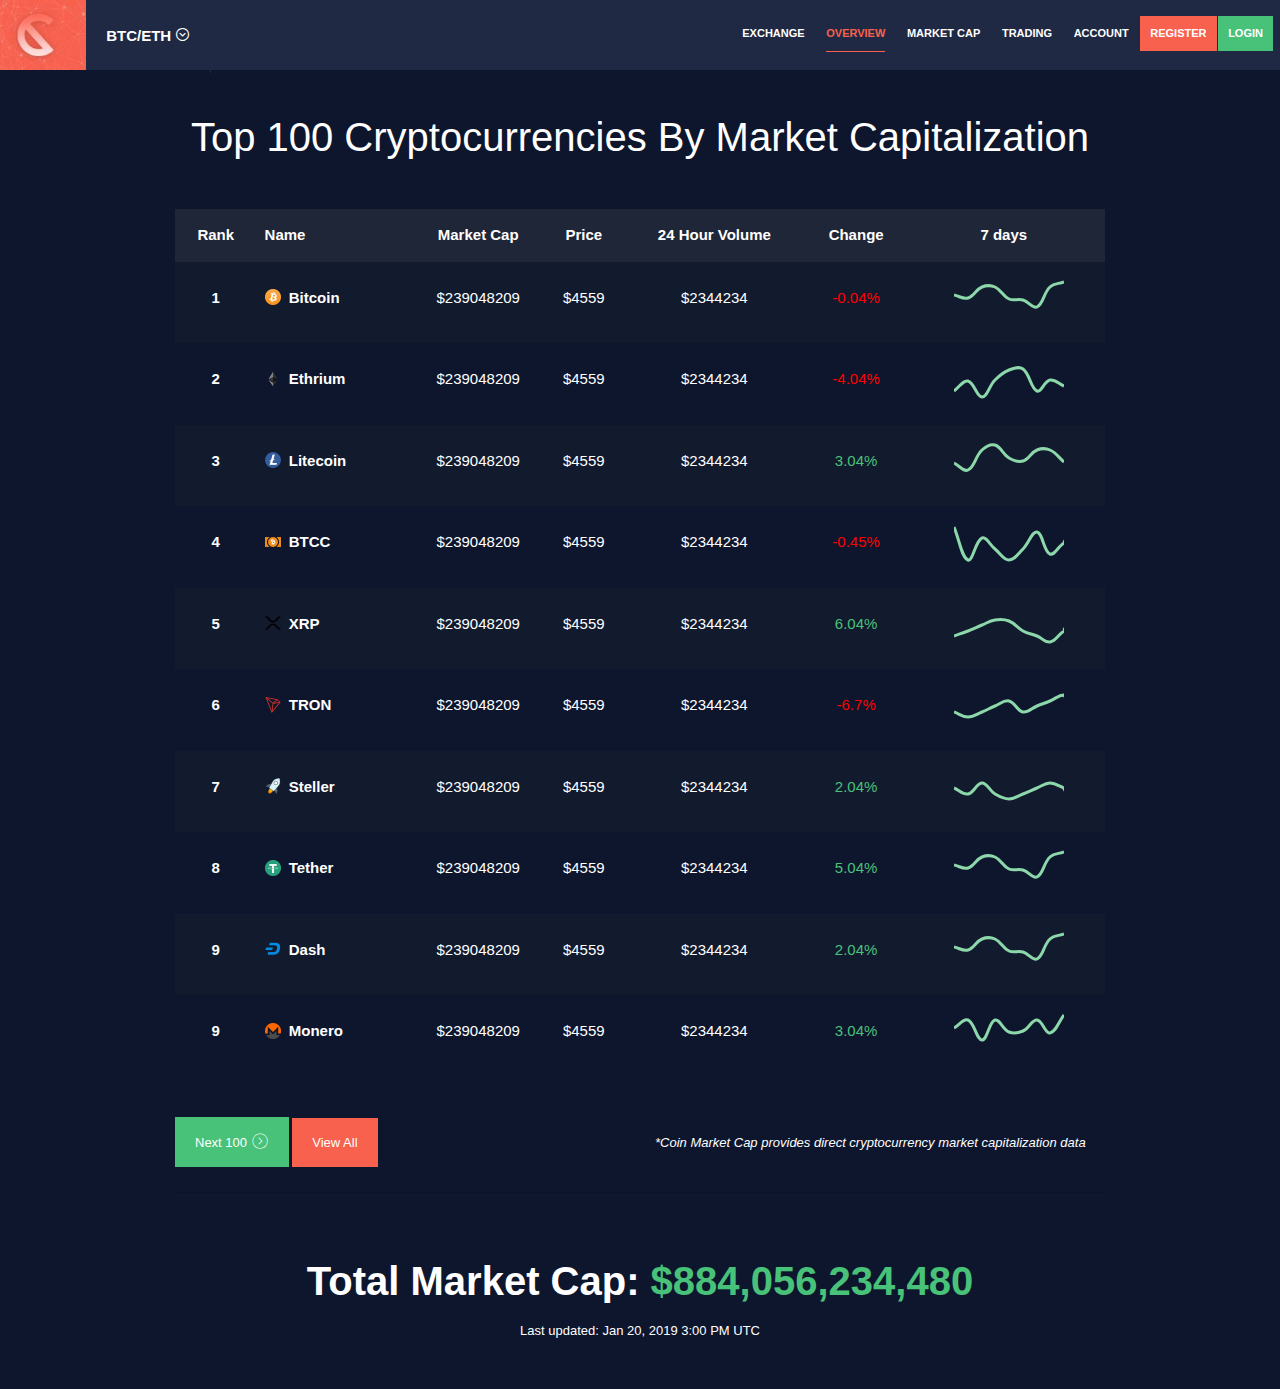
<file: market-overview.html>
<!DOCTYPE html>
<html lang="en">
<head>
	<meta charset="UTF-8">
	<title>Crypterio</title>
	<link rel="stylesheet" href="bootstrap/css/bootstrap.min.css">
	<link rel="stylesheet" href="css/style.css">
	<link rel="stylesheet" href="css/icons.css">
	<link rel="stylesheet" href="css/ui.css">
</head>
<body class="crypt-dark">
	<header>
		<div class="container-full-width">
			<div class="crypt-header">
				<div class="row">
					<div class="col-xl-4 col-lg-4 col-md-4 col-sm-5">
						<div class="row">
							<div class="col-xs-2">
								<div class="crypt-logo">
									<img src="images/logo.jpg" alt="">
								</div>
							</div>
							<div class="col-xs-2">
								<div class="crypt-mega-dropdown-menu">
								  	<a href="" class="crypt-mega-dropdown-toggle">BTC/ETH <i class="pe-7s-angle-down-circle"></i></a>
								  	<div class="crypt-mega-dropdown-menu-block">
								  		<div class="crypt-market-status">
											<div>
											  <!-- Tab panes -->
											  <div class="tab-content">
											    <div role="tabpanel" class="tab-pane active">
											    	<table class="table table-striped">
													  <thead>
													    <tr>
													      <th scope="col">Coin</th>
													      <th scope="col">Price</th>
													      <th scope="col">Volume</th>
													      <th scope="col">Change</th>
													    </tr>
													  </thead>
													  <tbody>
													    <tr>
													      <th scope="row">BTC</th>
													      <td class="crypt-down">0.000056</td>
													      <td>5.3424984</td>
													      <td class="crypt-down"><b>-5.4%</b></td>
													    </tr>
													    <tr>
													      <th scope="row">LTC</th>
													      <td>0.0000564</td>
													      <td>6.6768876</td>
													      <td>-6.7%</td>
													    </tr>
													    <tr>
													      <th scope="row">ETH</th>
													      <td>0.0000234</td>
													      <td>4.3456600</td>
													      <td class="crypt-down">-5.6%</td>
													    </tr>
													    <tr>
													      <th scope="row">XMR</th>
													      <td>0.0000567</td>
													      <td>4.3456600</td>
													      <td>-5.6%</td>
													    </tr>
													    <tr>
													      <th scope="row">DOGE</th>
													      <td class="crypt-up">0.0000234</td>
													      <td>4.3456600</td>
													      <td class="crypt-up">-9.6%</td>
													    </tr>
													    <tr>
													      <th scope="row">XMR</th>
													      <td>0.0000567</td>
													      <td>4.3456600</td>
													      <td>-5.6%</td>
													    </tr>
													  </tbody>
													</table>
											    </div>
											    <div role="tabpanel" class="tab-pane">
											    	<table class="table table-striped">
													  <thead>
													    <tr>
													      <th scope="col">Coin</th>
													      <th scope="col">Price</th>
													      <th scope="col">Volume</th>
													      <th scope="col">Change</th>
													    </tr>
													  </thead>
													  <tbody>
													    <tr>
													      <th scope="row">BTC</th>
													      <td class="crypt-down">0.000056</td>
													      <td>5.3424984</td>
													      <td class="crypt-down"><b>-5.4%</b></td>
													    </tr>
													    <tr>
													      <th scope="row">LTC</th>
													      <td>0.0000564</td>
													      <td>6.6768876</td>
													      <td>-6.7%</td>
													    </tr>
													    <tr>
													      <th scope="row">DOGE</th>
													      <td class="crypt-up">0.0000234</td>
													      <td>4.3456600</td>
													      <td class="crypt-up">-9.6%</td>
													    </tr>
													    <tr>
													      <th scope="row">XMR</th>
													      <td>0.0000567</td>
													      <td>4.3456600</td>
													      <td>-5.6%</td>
													    </tr>
													    <tr>
													      <th scope="row">DOGE</th>
													      <td class="crypt-up">0.0000234</td>
													      <td>4.3456600</td>
													      <td class="crypt-up">-9.6%</td>
													    </tr>
													    <tr>
													      <th scope="row">XMR</th>
													      <td>0.0000567</td>
													      <td>4.3456600</td>
													      <td>-5.6%</td>
													    </tr>
													  </tbody>
													</table>
											    </div>
											    <div role="tabpanel" class="tab-pane">
											    	<table class="table table-striped">
													  <thead>
													    <tr>
													      <th scope="col">Coin</th>
													      <th scope="col">Price</th>
													      <th scope="col">Volume</th>
													      <th scope="col">Change</th>
													    </tr>
													  </thead>
													  <tbody>
													    <tr>
													      <th scope="row">BTC</th>
													      <td class="crypt-down">0.000056</td>
													      <td>5.3424984</td>
													      <td class="crypt-down"><b>-5.4%</b></td>
													    </tr>
													    <tr>
													      <th scope="row">DOGE</th>
													      <td class="crypt-up">0.0000234</td>
													      <td>4.3456600</td>
													      <td class="crypt-up">-9.6%</td>
													    </tr>
													    <tr>
													      <th scope="row">XMR</th>
													      <td>0.0000567</td>
													      <td>4.3456600</td>
													      <td>-5.6%</td>
													    </tr>
													    <tr>
													      <th scope="row">DOGE</th>
													      <td class="crypt-up">0.0000234</td>
													      <td>4.3456600</td>
													      <td class="crypt-up">-9.6%</td>
													    </tr>
													    <tr>
													      <th scope="row">XMR</th>
													      <td>0.0000567</td>
													      <td>4.3456600</td>
													      <td>-5.6%</td>
													    </tr>
													  </tbody>
													</table>
											    </div>
											  </div>
											</div>
										</div>
								  	</div>
								</div>
							</div>
						</div>
					</div>
					<div class="col-xl-8 col-lg-8 col-md-8 d-none d-md-block d-lg-block">
						<ul class="crypt-heading-menu fright">
							<li><a href="exchange.html">Exchange</a></li>
							<li><a href="market-overview.html">Overview</a></li>
							<li><a href="marketcap.html">Market Cap</a></li>
							<li><a href="trading.html">Trading</a></li>
							<li><a href="withdrawl.html">Account</a></li>
                            <li class="crypt-box-menu menu-red"><a href="register.html">register</a></li>
                            <li class="crypt-box-menu menu-green"><a href="login.html">login</a></li>
						</ul>
					</div>
					<i class="menu-toggle pe-7s-menu d-xs-block d-sm-block d-md-none d-sm-none"></i>
				</div>
			</div>
		</div>
		<div class="crypt-mobile-menu">
			<ul class="crypt-heading-menu">
				<li class="active"><a href="">Exchange</a></li>
				<li><a href="">Market Cap</a></li>
				<li><a href="">Treanding</a></li>
				<li><a href="">Tools</a></li>
				<li class="crypt-box-menu menu-red"><a href="">register</a></li>
				<li class="crypt-box-menu menu-green"><a href="">login</a></li>
			</ul>
			<div class="crypt-gross-market-cap">
				<h5>$34.795.90 <span class="crypt-up pl-2">+3.435 %</span></h5>
				<h6>0.7925.90 BTC <span class="crypt-down pl-2">+7.435 %</span></h6>
			</div>
		</div>
	</header>
	<!-- Main Content -->
	<div class="container">
		<div class="row">
			<div class="col md-12 text-center">
				<h1 class="mt-5 mb-5 text-white">Top 100 Cryptocurrencies By Market Capitalization</h1>
			</div>
		</div>
	</div>
	<div class="container">
		<div class="row">
			<div class="col-md-12">
				<div class="table-responsive">
					<table class="table table-striped crypt-table-market-cap">
					  <thead>
					    <tr>
					      <th scope="col">Rank</th>
					      <th scope="col" class="text-left pl-2">Name</th>
					      <th scope="col">Market Cap</th>
					      <th scope="col">Price</th>
					      <th scope="col">24 Hour Volume</th>
					      <th scope="col">Change</th>
					      <th scope="col">7 days</th>
					    </tr>
					  </thead>
					  <tbody>
					    <tr>
					      <th>1</th>
					      <td class="text-left pl-2 font-weight-bold"><img src="images/coins/btc.png" width="20" class="pr-1 crypt-market-cap-logo" alt="coin"> <a href="index.html">Bitcoin</a></td>
					      <td>$239048209</td>
					      <td>$4559</td>
					      <td>$2344234</td>
					      <td class="crypt-down"> -0.04%</td>
					      <td
			      			class ="crypt-marketcap-canvas"
			      			data-charts ="[65,59,81,81,56,55,40,80,90]" 
			      			data-bg = "fcbcb3"
			      			data-border = "8cd8aa">
				      		<canvas></canvas>
				      	  </td>
					    </tr>
					    <tr>
					      <th>2</th>
					      <td class="text-left pl-2 font-weight-bold"><img src="images/coins/eth.png" width="20" class="pr-1 crypt-market-cap-logo" alt="coin"> <a href="index.html">Ethrium</a></td>
					      <td>$239048209</td>
					      <td>$4559</td>
					      <td>$2344234</td>
					      <td class="crypt-down"> -4.04%</td>
					      <td
			      			class ="crypt-marketcap-canvas"
			      			data-charts ="[34,54,23,56,76,78,34,56,45]" 
			      			data-bg = "d3f0df"
			      			data-border = "8cd8aa">
				      		<canvas></canvas>
				      	  </td>
					    </tr>
					    <tr>
					      <th>3</th>
					      <td class="text-left pl-2 font-weight-bold"><img src="images/coins/ltc.png" width="20" class="pr-1 crypt-market-cap-logo" alt="coin"> <a href="index.html">Litecoin</a></td>
					      <td>$239048209</td>
					      <td>$4559</td>
					      <td>$2344234</td>
					      <td class="crypt-up">3.04%</td>
					      <td
			      			class ="crypt-marketcap-canvas"
			      			data-charts ="[55,40,80,90,65,59,81,81,56]" 
			      			data-bg = "d3f0df"
			      			data-border = "8cd8aa">
				      		<canvas></canvas>
				      	  </td>
					    </tr>
					    <tr>
					      <th>4</th>
					      <td class="text-left pl-2 font-weight-bold"><img src="images/coins/btcc.png" width="20" class="pr-1 crypt-market-cap-logo" alt="coin">  <a href="index.html">
					      	BTCC
					      </a></td>
					      <td>$239048209</td>
					      <td>$4559</td>
					      <td>$2344234</td>
					      <td class="crypt-down">-0.45%</td>
					      <td
			      			class ="crypt-marketcap-canvas"
			      			data-charts ="[89,23,67,45,23,45,78,34,56,67]" 
			      			data-bg = "d3f0df"
			      			data-border = "8cd8aa">
				      		<canvas></canvas>
				      	  </td>
					    </tr>
					    <tr>
					      <th>5</th>
					      <td class="text-left pl-2 font-weight-bold"><img src="images/coins/xrp.png" width="20" class="pr-1 crypt-market-cap-logo" alt="coin"> <a href="index.html">
					      	XRP
					      </a></td>
					      <td>$239048209</td>
					      <td>$4559</td>
					      <td>$2344234</td>
					      <td class="crypt-up">6.04%</td>
					      <td
			      			class ="crypt-marketcap-canvas"
			      			data-charts ="[34,45,56,67,65,45,34,23,45,56]" 
			      			data-bg = "d3f0df"
			      			data-border = "8cd8aa">
				      		<canvas></canvas>
				      	  </td>
					    </tr>
					    <tr>
					      <th>6</th>
					      <td class="text-left pl-2 font-weight-bold"><img src="images/coins/tron.png" width="20" class="pr-1 crypt-market-cap-logo" alt="coin"> <a href="index.html">
					      	TRON
					      </a></td>
					      <td>$239048209</td>
					      <td>$4559</td>
					      <td>$2344234</td>
					      <td class="crypt-down">-6.7%</td>
					      <td
			      			class ="crypt-marketcap-canvas"
			      			data-charts ="[45,34,45,56,67,45,56,67,78,67]" 
			      			data-bg = "d3f0df"
			      			data-border = "8cd8aa">
				      		<canvas></canvas>
				      	  </td>
					    </tr>
					    <tr>
					      <th>7</th>
					      <td class="text-left pl-2 font-weight-bold"><img src="images/coins/stlr.png" width="20" class="pr-1 crypt-market-cap-logo" alt="coin"> <a href="index.html">
					      	Steller
					      </a></td>
					      <td>$239048209</td>
					      <td>$4559</td>
					      <td>$2344234</td>
					      <td class="crypt-up">2.04%</td>
					      <td
			      			class ="crypt-marketcap-canvas"
			      			data-charts ="[56,45,67,45,34,45,56,67,56,45]" 
			      			data-bg = "d3f0df"
			      			data-border = "8cd8aa">
				      		<canvas></canvas>
				      	  </td>
					    </tr>
					    <tr>
					      <th>8</th>
					      <td class="text-left pl-2 font-weight-bold"><img src="images/coins/tether.png" width="20" class="pr-1 crypt-market-cap-logo" alt="coin"> <a href="index.html">
					      	Tether
					      </a></td>
					      <td>$239048209</td>
					      <td>$4559</td>
					      <td>$2344234</td>
					      <td class="crypt-up">5.04%</td>
					      <td
			      			class ="crypt-marketcap-canvas"
			      			data-charts ="[65,59,81,81,56,55,40,80,90]" 
			      			data-bg = "d3f0df"
			      			data-border = "8cd8aa">
				      		<canvas></canvas>
				      	  </td>
					    </tr>
					    <tr>
					      <th>9</th>
					      <td class="text-left pl-2 font-weight-bold"><img src="images/coins/dash.png" width="20" class="pr-1 crypt-market-cap-logo" alt="coin"> <a href="index.html">
					      	Dash
					      </a></td>
					      <td>$239048209</td>
					      <td>$4559</td>
					      <td>$2344234</td>
					      <td class="crypt-up">2.04%</td>
					      <td
			      			class ="crypt-marketcap-canvas"
			      			data-charts ="[65,59,81,81,56,55,40,80,90]" 
			      			data-bg = "d3f0df"
			      			data-border = "8cd8aa">
				      		<canvas></canvas>
				      	  </td>
					    </tr>
					    <tr>
					      <th>9</th>
					      <td class="text-left pl-2 font-weight-bold"><img src="images/coins/monero.png" width="20" class="pr-1 crypt-market-cap-logo" alt="coin"> <a href="index.html">
					      	Monero
					      </a></td>
					      <td>$239048209</td>
					      <td>$4559</td>
					      <td>$2344234</td>
					      <td class="crypt-up">3.04%</td>
					      <td
			      			class ="crypt-marketcap-canvas"
			      			data-charts ="[65,81,40,80,56,59,81,55,90]" 
			      			data-bg = "d3f0df"
			      			data-border = "8cd8aa">
				      		<canvas></canvas>
				      	  </td>
					    </tr>
					  </tbody>
					</table>
				</div>
			</div>
		</div>
		<div class="row mb-4 mt-4">
			<div class="col-md-6">
				<a href="" class="crypt-btn crypt-button-inline crypt-btn-green">Next 100 <i class="pe pe-7s-angle-right-circle"></i></a>
				<a href="" class="crypt-btn crypt-button-inline crypt-btn-red">View All</a>
			</div>
			<div class="col-md-6 mt-3">
				<p><i>*Coin Market Cap provides direct cryptocurrency market capitalization data</i></p>
			</div>
		</div>
		<hr />
		<div class="row">
			<div class="col-md-12">
				<div class="text-center">
					<h1 class="mt-5 mb-3"><b>Total Market Cap: <span class="crypt-up">$884,056,234,480</span></b></h1>
					<p class="mb-5">Last updated: Jan 20, 2019 3:00 PM UTC</p>
				</div>
			</div>
		</div>
	</div>
	
	
	<footer>
		
	</footer>
	<script src="amc/core.js"></script>
	<script src="amc/charts.js"></script>
	<script src="amc/animated.js"></script>
	<script src="js/jquery.js"></script>
	<script src="js/Chart.min.js"></script>
	<script src="js/popper.min.js"></script>
	<script src="bootstrap/js/bootstrap.bundle.js"></script>
	<script src="bootstrap/js/bootstrap.js"></script>
	<script src="js/chart.js"></script>
	<script src="js/main.js"></script>
	<script src="js/amc.js"></script>
</body>
</html>
</file>
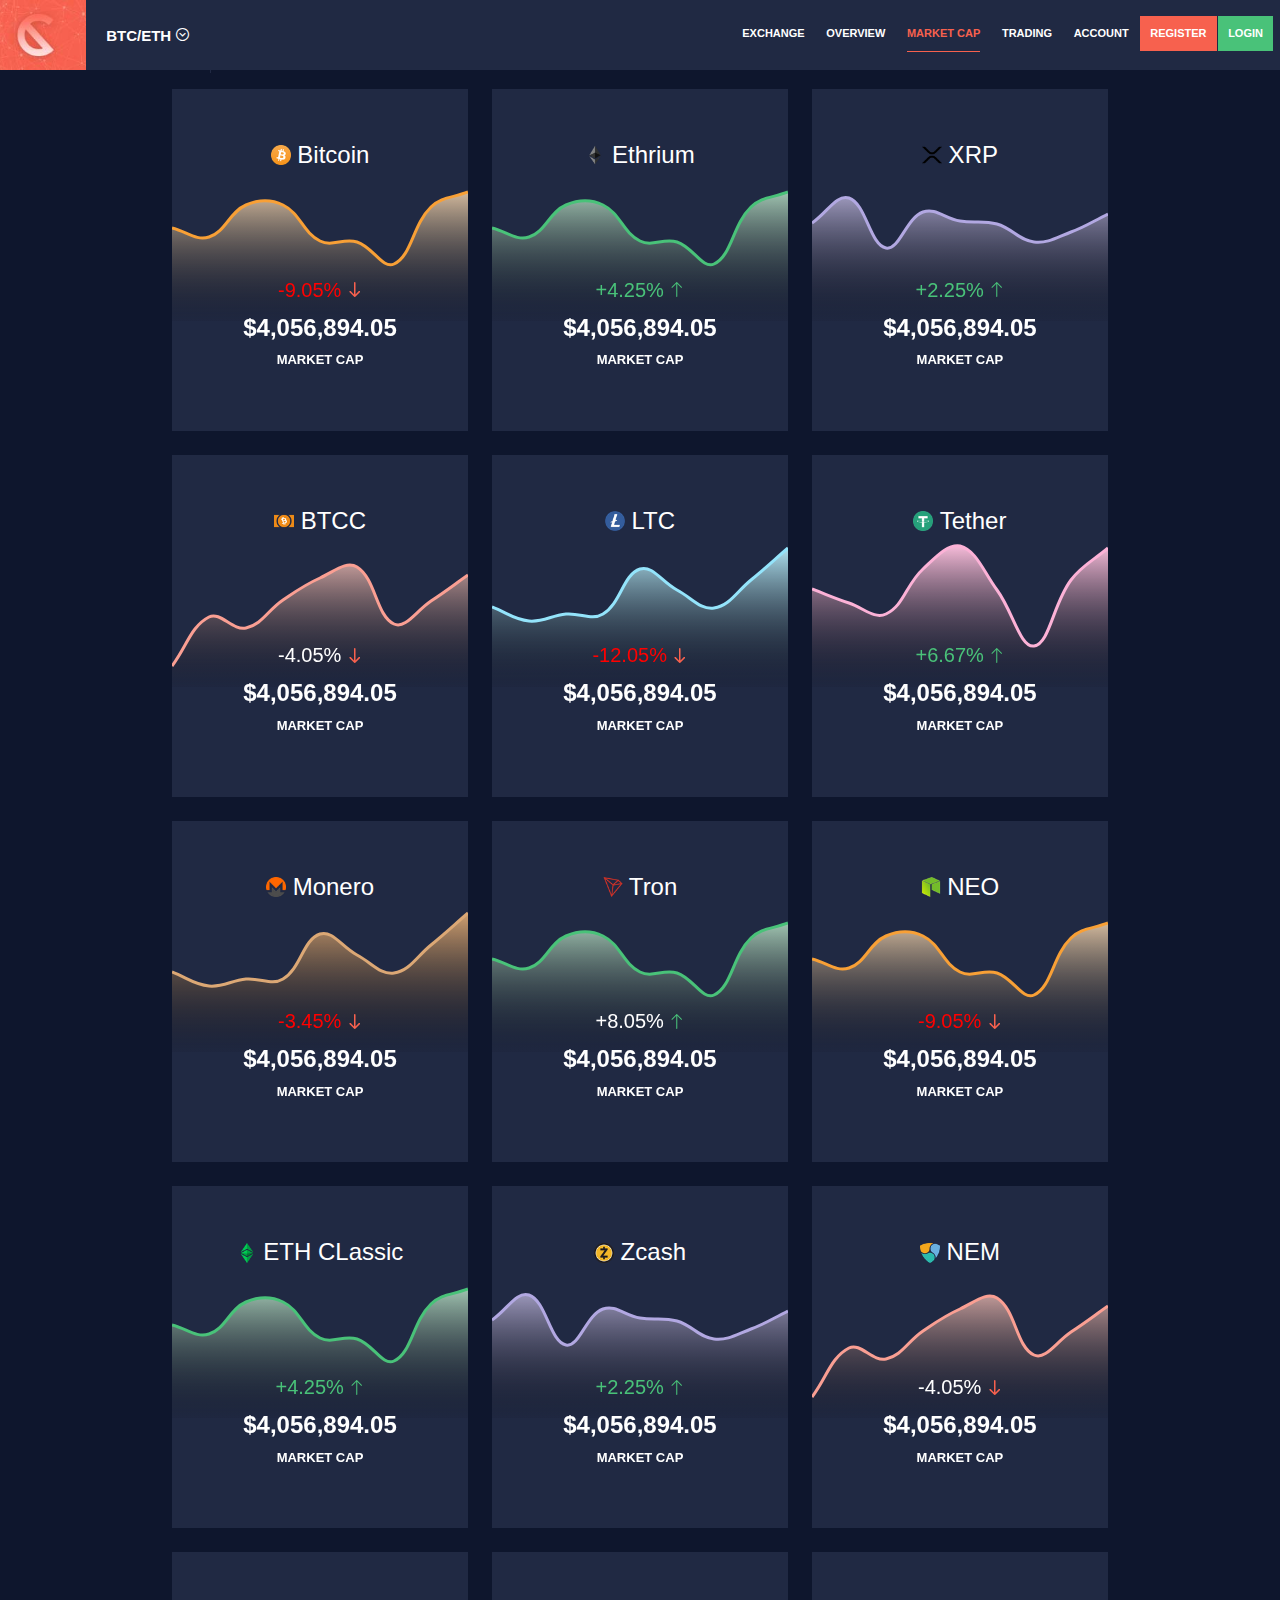
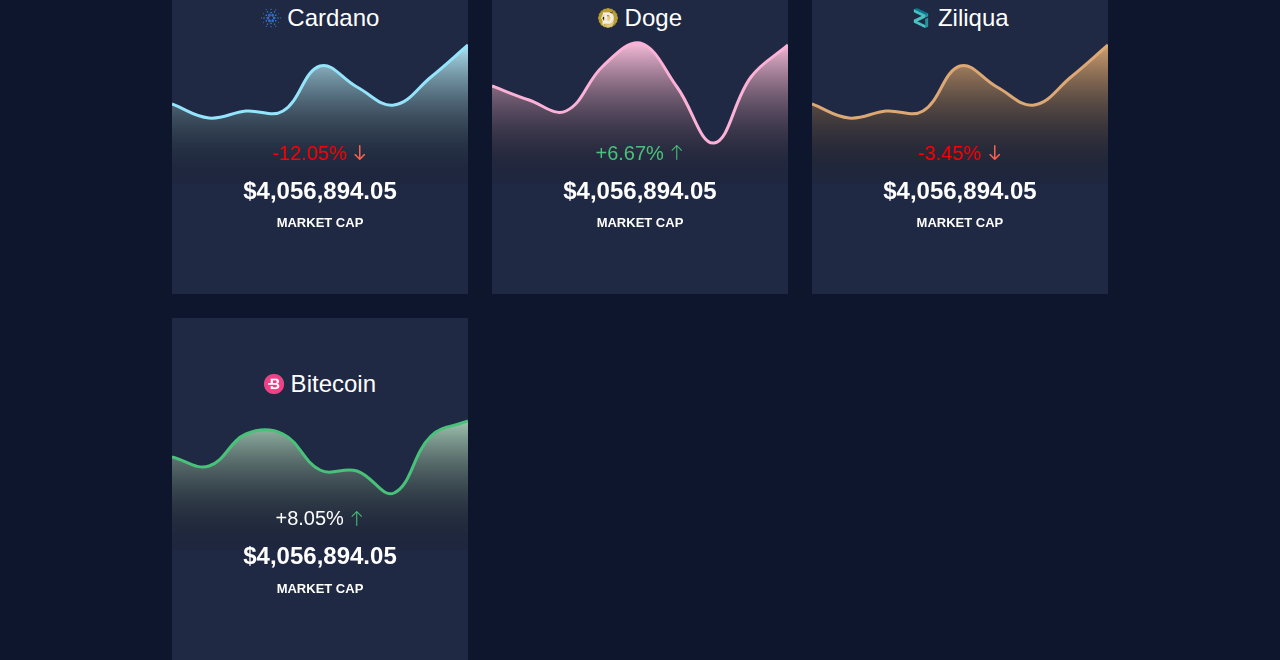
<file: marketcap.html>
<!DOCTYPE html>
<html lang="en">
<head>
	<meta charset="UTF-8">
	<title>Crypterio</title>
	<link rel="stylesheet" href="bootstrap/css/bootstrap.min.css">
	<link rel="stylesheet" href="css/style.css">
	<link rel="stylesheet" href="css/icons.css">
	<link rel="stylesheet" href="css/ui.css">
</head>
<body class="crypt-dark">
	<header>
		<div class="container-full-width">
			<div class="crypt-header">
				<div class="row">
					<div class="col-xl-4 col-lg-4 col-md-4 col-sm-5">
						<div class="row">
							<div class="col-xs-2">
								<div class="crypt-logo">
									<img src="images/logo.jpg" alt="">
								</div>
							</div>
							<div class="col-xs-2">
								<div class="crypt-mega-dropdown-menu">
								  	<a href="" class="crypt-mega-dropdown-toggle">BTC/ETH <i class="pe-7s-angle-down-circle"></i></a>
								  	<div class="crypt-mega-dropdown-menu-block">
								  		<div class="crypt-market-status">
											<div>
											  <!-- Tab panes -->
											  <div class="tab-content">
											    <div role="tabpanel" class="tab-pane active">
											    	<table class="table table-striped">
													  <thead>
													    <tr>
													      <th scope="col">Coin</th>
													      <th scope="col">Price</th>
													      <th scope="col">Volume</th>
													      <th scope="col">Change</th>
													    </tr>
													  </thead>
													  <tbody>
													    <tr>
													      <th scope="row">BTC</th>
													      <td class="crypt-down">0.000056</td>
													      <td>5.3424984</td>
													      <td class="crypt-down"><b>-5.4%</b></td>
													    </tr>
													    <tr>
													      <th scope="row">LTC</th>
													      <td>0.0000564</td>
													      <td>6.6768876</td>
													      <td>-6.7%</td>
													    </tr>
													    <tr>
													      <th scope="row">ETH</th>
													      <td>0.0000234</td>
													      <td>4.3456600</td>
													      <td class="crypt-down">-5.6%</td>
													    </tr>
													    <tr>
													      <th scope="row">XMR</th>
													      <td>0.0000567</td>
													      <td>4.3456600</td>
													      <td>-5.6%</td>
													    </tr>
													    <tr>
													      <th scope="row">DOGE</th>
													      <td class="crypt-up">0.0000234</td>
													      <td>4.3456600</td>
													      <td class="crypt-up">-9.6%</td>
													    </tr>
													    <tr>
													      <th scope="row">XMR</th>
													      <td>0.0000567</td>
													      <td>4.3456600</td>
													      <td>-5.6%</td>
													    </tr>
													  </tbody>
													</table>
											    </div>
											    <div role="tabpanel" class="tab-pane">
											    	<table class="table table-striped">
													  <thead>
													    <tr>
													      <th scope="col">Coin</th>
													      <th scope="col">Price</th>
													      <th scope="col">Volume</th>
													      <th scope="col">Change</th>
													    </tr>
													  </thead>
													  <tbody>
													    <tr>
													      <th scope="row">BTC</th>
													      <td class="crypt-down">0.000056</td>
													      <td>5.3424984</td>
													      <td class="crypt-down"><b>-5.4%</b></td>
													    </tr>
													    <tr>
													      <th scope="row">LTC</th>
													      <td>0.0000564</td>
													      <td>6.6768876</td>
													      <td>-6.7%</td>
													    </tr>
													    <tr>
													      <th scope="row">DOGE</th>
													      <td class="crypt-up">0.0000234</td>
													      <td>4.3456600</td>
													      <td class="crypt-up">-9.6%</td>
													    </tr>
													    <tr>
													      <th scope="row">XMR</th>
													      <td>0.0000567</td>
													      <td>4.3456600</td>
													      <td>-5.6%</td>
													    </tr>
													    <tr>
													      <th scope="row">DOGE</th>
													      <td class="crypt-up">0.0000234</td>
													      <td>4.3456600</td>
													      <td class="crypt-up">-9.6%</td>
													    </tr>
													    <tr>
													      <th scope="row">XMR</th>
													      <td>0.0000567</td>
													      <td>4.3456600</td>
													      <td>-5.6%</td>
													    </tr>
													  </tbody>
													</table>
											    </div>
											    <div role="tabpanel" class="tab-pane">
											    	<table class="table table-striped">
													  <thead>
													    <tr>
													      <th scope="col">Coin</th>
													      <th scope="col">Price</th>
													      <th scope="col">Volume</th>
													      <th scope="col">Change</th>
													    </tr>
													  </thead>
													  <tbody>
													    <tr>
													      <th scope="row">BTC</th>
													      <td class="crypt-down">0.000056</td>
													      <td>5.3424984</td>
													      <td class="crypt-down"><b>-5.4%</b></td>
													    </tr>
													    <tr>
													      <th scope="row">DOGE</th>
													      <td class="crypt-up">0.0000234</td>
													      <td>4.3456600</td>
													      <td class="crypt-up">-9.6%</td>
													    </tr>
													    <tr>
													      <th scope="row">XMR</th>
													      <td>0.0000567</td>
													      <td>4.3456600</td>
													      <td>-5.6%</td>
													    </tr>
													    <tr>
													      <th scope="row">DOGE</th>
													      <td class="crypt-up">0.0000234</td>
													      <td>4.3456600</td>
													      <td class="crypt-up">-9.6%</td>
													    </tr>
													    <tr>
													      <th scope="row">XMR</th>
													      <td>0.0000567</td>
													      <td>4.3456600</td>
													      <td>-5.6%</td>
													    </tr>
													  </tbody>
													</table>
											    </div>
											  </div>
											</div>
										</div>
								  	</div>
								</div>
							</div>
						</div>
					</div>
					<div class="col-xl-8 col-lg-8 col-md-8 d-none d-md-block d-lg-block">
						<ul class="crypt-heading-menu fright">
							<li><a href="exchange.html">Exchange</a></li>
							<li><a href="market-overview.html">Overview</a></li>
							<li><a href="marketcap.html">Market Cap</a></li>
							<li><a href="trading.html">Trading</a></li>
							<li><a href="withdrawl.html">Account</a></li>
                            <li class="crypt-box-menu menu-red"><a href="register.html">register</a></li>
                            <li class="crypt-box-menu menu-green"><a href="login.html">login</a></li>
						</ul>
					</div>
					<i class="menu-toggle pe-7s-menu d-xs-block d-sm-block d-md-none d-sm-none"></i>
				</div>
			</div>
		</div>
		<div class="crypt-mobile-menu">
			<ul class="crypt-heading-menu">
				<li class="active"><a href="">Exchange</a></li>
				<li><a href="">Market Cap</a></li>
				<li><a href="">Treanding</a></li>
				<li><a href="">Tools</a></li>
				<li class="crypt-box-menu menu-red"><a href="">register</a></li>
				<li class="crypt-box-menu menu-green"><a href="">login</a></li>
			</ul>
			<div class="crypt-gross-market-cap">
				<h5>$34.795.90 <span class="crypt-up pl-2">+3.435 %</span></h5>
				<h6>0.7925.90 BTC <span class="crypt-down pl-2">+7.435 %</span></h6>
			</div>
		</div>
	</header>
	<!-- Main Content -->
	<div class="container">
		<div class="row sm-gutters">
			<div class="col-md-6 col-lg-4 col-xl-3">
				<div class="crypt-fulldiv-linechart mt-4">
					<h4 class="coinname"><img src="images/coins/btc.png" width="20" class="crypt-market-cap-logo" alt="logo"> Bitcoin</h4>
					<div
		      			class ="crypt-individual-marketcap"
		      			data-charts ="[65,59,81,81,56,55,40,80,90]" 
		      			data-bg = "fdddb7"
		      			data-border = "f8a036">
			      		<canvas></canvas>
			      	</div>
			      	<div class="coin-meta-data text-center">
			      		<h5 class="crypt-down">-9.05% <img src="images/download-arrow.svg" width="15" class="crypt-market-cap-logo" alt="logo"></h5>
			      		<h4>$4,056,894.05</h4>
			      		<p><b>MARKET CAP</b></p>
			      	</div>
				</div>
			</div>
			<div class="col-md-6 col-lg-4 col-xl-3">
				<div class="crypt-fulldiv-linechart mt-4">
					<h4 class="coinname"><img src="images/coins/eth.png" width="20" class="crypt-market-cap-logo" alt="logo"> Ethrium</h4>
					<div
		      			class ="crypt-individual-marketcap"
		      			data-charts ="[65,59,81,81,56,55,40,80,90]" 
		      			data-bg = "bfe9cf"
		      			data-border = "49c279">
			      		<canvas></canvas>
			      	</div>
			      	<div class="coin-meta-data text-center">
			      		<h5 class="crypt-up">+4.25% <img src="images/up-arrow.svg" width="15" class="crypt-market-cap-logo" alt="logo"></h5>
			      		<h4>$4,056,894.05</h4>
			      		<p><b>MARKET CAP</b></p>
			      	</div>
				</div>
			</div>
			<div class="col-md-6 col-lg-4 col-xl-3">
				<div class="crypt-fulldiv-linechart mt-4">
					<h4 class="coinname"><img src="images/coins/xrp.png" width="20" class="crypt-market-cap-logo" alt="logo">  XRP</h4>
					<div
		      			class ="crypt-individual-marketcap"
		      			data-charts ="[55,69,41,61,56,54,44,50,60]" 
		      			data-bg = "c7c0ea"
		      			data-border = "b2a8e2">
			      		<canvas></canvas>
			      	</div>
			      	<div class="coin-meta-data text-center">
			      		<h5 class="crypt-up">+2.25% <img src="images/up-arrow.svg" width="15" class="crypt-market-cap-logo" alt="logo"></h5>
			      		<h4>$4,056,894.05</h4>
			      		<p><b>MARKET CAP</b></p>
			      	</div>
				</div>
			</div>
			<div class="col-md-6 col-lg-4 col-xl-3">
				<div class="crypt-fulldiv-linechart mt-4">
					<h4 class="coinname"><img src="images/coins/btcc.png" width="20" class="crypt-market-cap-logo" alt="logo"> BTCC</h4>
					<div
		      			class ="crypt-individual-marketcap"
		      			data-charts ="[15,49,41,61,76,84,44,60,78]" 
		      			data-bg = "fcc6bf"
		      			data-border = "fa9f93">
			      		<canvas></canvas>
			      	</div>
			      	<div class="coin-meta-data text-center">
			      		<h5 class="crypt-red">-4.05% <img src="images/download-arrow.svg" width="15" class="crypt-market-cap-logo" alt="logo"></h5>
			      		<h4>$4,056,894.05</h4>
			      		<p><b>MARKET CAP</b></p>
			      	</div>
				</div>
			</div>
			<div class="col-md-6 col-lg-4 col-xl-3">
				<div class="crypt-fulldiv-linechart mt-4">
					<h4 class="coinname"><img src="images/coins/ltc.png" width="20" class="crypt-market-cap-logo" alt="logo"> LTC</h4>
					<div
		      			class ="crypt-individual-marketcap"
		      			data-charts ="[45,37,41,41,66,54,44,60,78]" 
		      			data-bg = "b8eefd"
		      			data-border = "94e4fb">
			      		<canvas></canvas>
			      	</div>
			      	<div class="coin-meta-data text-center">
			      		<h5 class="crypt-down">-12.05% <img src="images/download-arrow.svg" width="15" class="crypt-market-cap-logo" alt="logo"></h5>
			      		<h4>$4,056,894.05</h4>
			      		<p><b>MARKET CAP</b></p>
			      	</div>
				</div>
			</div>
			<div class="col-md-6 col-lg-4 col-xl-3">
				<div class="crypt-fulldiv-linechart mt-4">
					<h4 class="coinname"><img src="images/coins/tether.png" width="20" class="crypt-market-cap-logo" alt="logo"> Tether</h4>
					<div
		      			class ="crypt-individual-marketcap"
		      			data-charts ="[55,47,41,66,79,54,23,60,78]" 
		      			data-bg = "fdc0de"
		      			data-border = "fcb2d7">
			      		<canvas></canvas>
			      	</div>
			      	<div class="coin-meta-data text-center">
			      		<h5 class="crypt-up">+6.67% <img src="images/up-arrow.svg" width="15" class="crypt-market-cap-logo" alt="logo"></h5>
			      		<h4>$4,056,894.05</h4>
			      		<p><b>MARKET CAP</b></p>
			      	</div>
				</div>
			</div>
			<div class="col-md-6 col-lg-4 col-xl-3">
				<div class="crypt-fulldiv-linechart mt-4">
					<h4 class="coinname"><img src="images/coins/monero.png" width="20" class="crypt-market-cap-logo" alt="logo"> Monero</h4>
					<div
		      			class ="crypt-individual-marketcap"
		      			data-charts ="[45,37,41,41,66,54,44,60,78]" 
		      			data-bg = "dca875"
		      			data-border = "dca875">
			      		<canvas></canvas>
			      	</div>
			      	<div class="coin-meta-data text-center">
			      		<h5 class="crypt-down">-3.45% <img src="images/download-arrow.svg" width="15" class="crypt-market-cap-logo" alt="logo"></h5>
			      		<h4>$4,056,894.05</h4>
			      		<p><b>MARKET CAP</b></p>
			      	</div>
				</div>
			</div>
			<div class="col-md-6 col-lg-4 col-xl-3">
				<div class="crypt-fulldiv-linechart mt-4">
					<h4 class="coinname"><img src="images/coins/tron.png" width="20" class="crypt-market-cap-logo" alt="logo"> Tron</h4>
					<div
		      			class ="crypt-individual-marketcap"
		      			data-charts ="[65,59,81,81,56,55,40,80,90]" 
		      			data-bg = "bfe9cf"
		      			data-border = "49c279">
			      		<canvas></canvas>
			      	</div>
			      	<div class="coin-meta-data text-center">
			      		<h5 class="crypt-green">+8.05% <img src="images/up-arrow.svg" width="15" class="crypt-market-cap-logo" alt="logo"></h5>
			      		<h4>$4,056,894.05</h4>
			      		<p><b>MARKET CAP</b></p>
			      	</div>
				</div>
			</div>
			<div class="col-md-6 col-lg-4 col-xl-3">
				<div class="crypt-fulldiv-linechart mt-4">
					<h4 class="coinname"><img src="images/coins/neo.png" width="20" class="crypt-market-cap-logo" alt="logo"> NEO</h4>
					<div
		      			class ="crypt-individual-marketcap"
		      			data-charts ="[65,59,81,81,56,55,40,80,90]" 
		      			data-bg = "fdddb7"
		      			data-border = "f8a036">
			      		<canvas></canvas>
			      	</div>
			      	<div class="coin-meta-data text-center">
			      		<h5 class="crypt-down">-9.05% <img src="images/download-arrow.svg" width="15" class="crypt-market-cap-logo" alt="logo"></h5>
			      		<h4>$4,056,894.05</h4>
			      		<p><b>MARKET CAP</b></p>
			      	</div>
				</div>
			</div>
			<div class="col-md-6 col-lg-4 col-xl-3">
				<div class="crypt-fulldiv-linechart mt-4">
					<h4 class="coinname"><img src="images/coins/ethc.png" width="20" class="crypt-market-cap-logo" alt="logo"> ETH CLassic</h4>
					<div
		      			class ="crypt-individual-marketcap"
		      			data-charts ="[65,59,81,81,56,55,40,80,90]" 
		      			data-bg = "bfe9cf"
		      			data-border = "49c279">
			      		<canvas></canvas>
			      	</div>
			      	<div class="coin-meta-data text-center">
			      		<h5 class="crypt-up">+4.25% <img src="images/up-arrow.svg" width="15" class="crypt-market-cap-logo" alt="logo"></h5>
			      		<h4>$4,056,894.05</h4>
			      		<p><b>MARKET CAP</b></p>
			      	</div>
				</div>
			</div>
			<div class="col-md-6 col-lg-4 col-xl-3">
				<div class="crypt-fulldiv-linechart mt-4">
					<h4 class="coinname"><img src="images/coins/zc.png" width="20" class="crypt-market-cap-logo" alt="logo">  Zcash</h4>
					<div
		      			class ="crypt-individual-marketcap"
		      			data-charts ="[55,69,41,61,56,54,44,50,60]" 
		      			data-bg = "c7c0ea"
		      			data-border = "b2a8e2">
			      		<canvas></canvas>
			      	</div>
			      	<div class="coin-meta-data text-center">
			      		<h5 class="crypt-up">+2.25% <img src="images/up-arrow.svg" width="15" class="crypt-market-cap-logo" alt="logo"></h5>
			      		<h4>$4,056,894.05</h4>
			      		<p><b>MARKET CAP</b></p>
			      	</div>
				</div>
			</div>
			<div class="col-md-6 col-lg-4 col-xl-3">
				<div class="crypt-fulldiv-linechart mt-4">
					<h4 class="coinname"><img src="images/coins/nem.png" width="20" class="crypt-market-cap-logo" alt="logo"> NEM</h4>
					<div
		      			class ="crypt-individual-marketcap"
		      			data-charts ="[15,49,41,61,76,84,44,60,78]" 
		      			data-bg = "fcc6bf"
		      			data-border = "fa9f93">
			      		<canvas></canvas>
			      	</div>
			      	<div class="coin-meta-data text-center">
			      		<h5 class="crypt-red">-4.05% <img src="images/download-arrow.svg" width="15" class="crypt-market-cap-logo" alt="logo"></h5>
			      		<h4>$4,056,894.05</h4>
			      		<p><b>MARKET CAP</b></p>
			      	</div>
				</div>
			</div>
			<div class="col-md-6 col-lg-4 col-xl-3">
				<div class="crypt-fulldiv-linechart mt-4">
					<h4 class="coinname"><img src="images/coins/cardano.png" width="20" class="crypt-market-cap-logo" alt="logo"> Cardano</h4>
					<div
		      			class ="crypt-individual-marketcap"
		      			data-charts ="[45,37,41,41,66,54,44,60,78]" 
		      			data-bg = "b8eefd"
		      			data-border = "94e4fb">
			      		<canvas></canvas>
			      	</div>
			      	<div class="coin-meta-data text-center">
			      		<h5 class="crypt-down">-12.05% <img src="images/download-arrow.svg" width="15" class="crypt-market-cap-logo" alt="logo"></h5>
			      		<h4>$4,056,894.05</h4>
			      		<p><b>MARKET CAP</b></p>
			      	</div>
				</div>
			</div>
			<div class="col-md-6 col-lg-4 col-xl-3">
				<div class="crypt-fulldiv-linechart mt-4">
					<h4 class="coinname"><img src="images/coins/doge.png" width="20" class="crypt-market-cap-logo" alt="logo"> Doge</h4>
					<div
		      			class ="crypt-individual-marketcap"
		      			data-charts ="[55,47,41,66,79,54,23,60,78]" 
		      			data-bg = "fdc0de"
		      			data-border = "fcb2d7">
			      		<canvas></canvas>
			      	</div>
			      	<div class="coin-meta-data text-center">
			      		<h5 class="crypt-up">+6.67% <img src="images/up-arrow.svg" width="15" class="crypt-market-cap-logo" alt="logo"></h5>
			      		<h4>$4,056,894.05</h4>
			      		<p><b>MARKET CAP</b></p>
			      	</div>
				</div>
			</div>
			<div class="col-md-6 col-lg-4 col-xl-3">
				<div class="crypt-fulldiv-linechart mt-4">
					<h4 class="coinname"><img src="images/coins/zil.png" width="20" class="crypt-market-cap-logo" alt="logo"> Ziliqua</h4>
					<div
		      			class ="crypt-individual-marketcap"
		      			data-charts ="[45,37,41,41,66,54,44,60,78]" 
		      			data-bg = "dca875"
		      			data-border = "dca875">
			      		<canvas></canvas>
			      	</div>
			      	<div class="coin-meta-data text-center">
			      		<h5 class="crypt-down">-3.45% <img src="images/download-arrow.svg" width="15" class="crypt-market-cap-logo" alt="logo"></h5>
			      		<h4>$4,056,894.05</h4>
			      		<p><b>MARKET CAP</b></p>
			      	</div>
				</div>
			</div>
			<div class="col-md-6 col-lg-4 col-xl-3">
				<div class="crypt-fulldiv-linechart mt-4">
					<h4 class="coinname"><img src="images/coins/bite.png" width="20" class="crypt-market-cap-logo" alt="logo"> Bitecoin</h4>
					<div
		      			class ="crypt-individual-marketcap"
		      			data-charts ="[65,59,81,81,56,55,40,80,90]" 
		      			data-bg = "bfe9cf"
		      			data-border = "49c279">
			      		<canvas></canvas>
			      	</div>
			      	<div class="coin-meta-data text-center">
			      		<h5 class="crypt-green">+8.05% <img src="images/up-arrow.svg" width="15" class="crypt-market-cap-logo" alt="logo"></h5>
			      		<h4>$4,056,894.05</h4>
			      		<p><b>MARKET CAP</b></p>
			      	</div>
				</div>
			</div>
		</div>
	</div>
	
	
	<footer>
		
	</footer>
	<script src="js/jquery.js"></script>
	<script src="amc/core.js"></script>
	<script src="amc/charts.js"></script>
	<script src="amc/animated.js"></script>
	<script src="js/Chart.min.js"></script>
	<script src="js/popper.min.js"></script>
	<script src="bootstrap/js/bootstrap.bundle.js"></script>
	<script src="bootstrap/js/bootstrap.js"></script>
	<script src="js/chart.js"></script>
	<script src="js/main.js"></script>
</body>
</html>
</file>
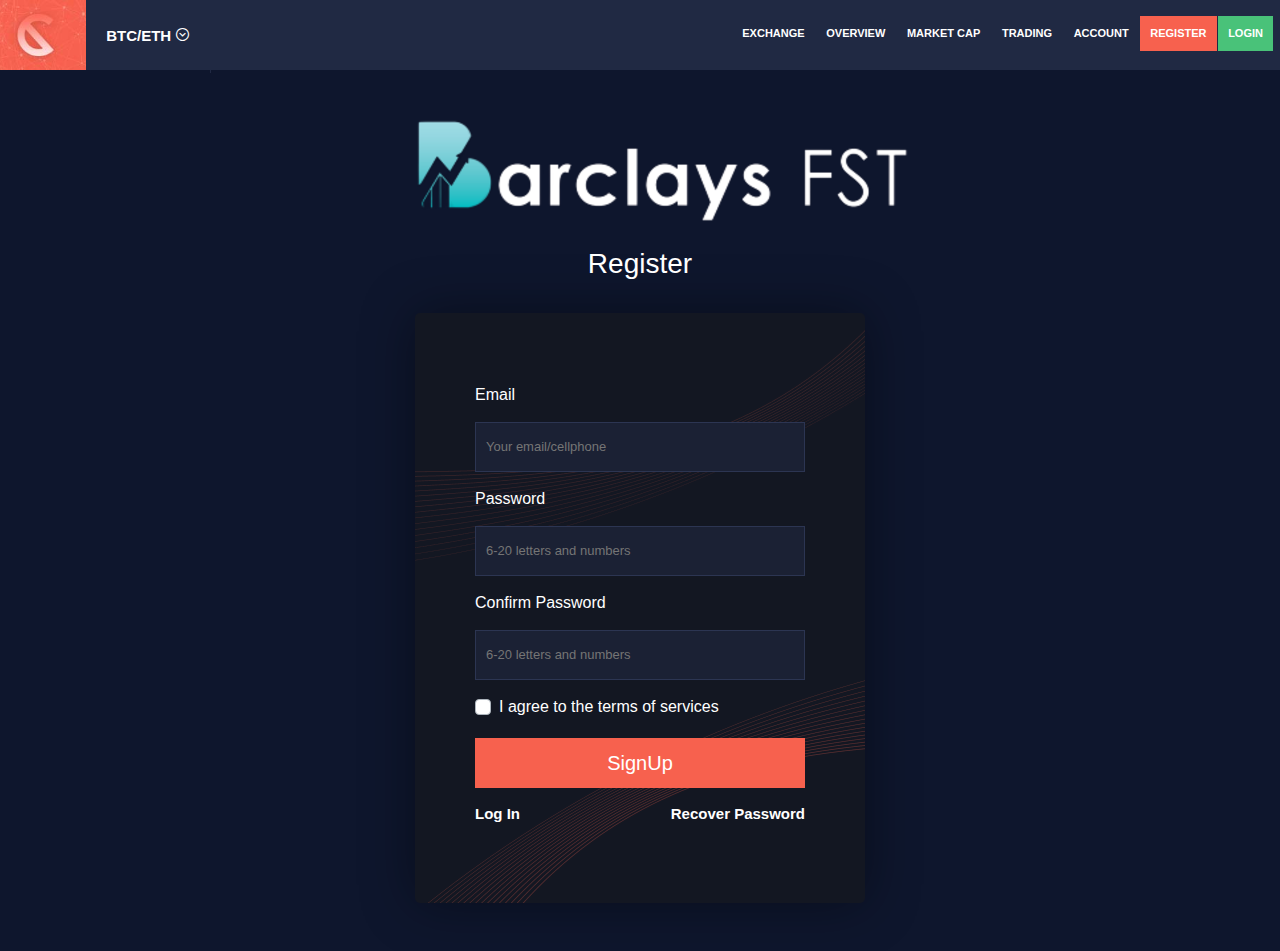
<file: register.html>
<!DOCTYPE html>
<html lang="en">

<head class="crypt-dark">
    <meta charset="UTF-8">
    <title>Crypterio</title>
    <link rel="stylesheet" href="bootstrap/css/bootstrap.min.css">
    <link rel="stylesheet" href="css/style.css">
    <link rel="stylesheet" href="css/icons.css">
    <link rel="stylesheet" href="css/ui.css">
</head>

<body class="crypt-dark">
    <header>
        <div class="container-full-width">
            <div class="crypt-header">
                <div class="row">
                    <div class="col-xl-4 col-lg-4 col-md-4 col-sm-5">
                        <div class="row">
                            <div class="col-xs-2">
                                <div class="crypt-logo"><img src="images/logo.jpg" alt=""></div>
                            </div>
                            <div class="col-xs-2">
                                <div class="crypt-mega-dropdown-menu"> <a href="" class="crypt-mega-dropdown-toggle">BTC/ETH <i class="pe-7s-angle-down-circle"></i></a>
                                    <div class="crypt-mega-dropdown-menu-block">
                                        <div class="crypt-market-status">
                                            <div>
                                                <div class="tab-content">
                                                    <div role="tabpanel" class="tab-pane active">
                                                        <table class="table table-striped">
                                                            <thead>
                                                                <tr>
                                                                    <th scope="col">Coin</th>
                                                                    <th scope="col">Price</th>
                                                                    <th scope="col">Volume</th>
                                                                    <th scope="col">Change</th>
                                                                </tr>
                                                            </thead>
                                                            <tbody>
                                                                <tr>
                                                                    <th scope="row">BTC</th>
                                                                    <td class="crypt-down">0.000056</td>
                                                                    <td>5.3424984</td>
                                                                    <td class="crypt-down"><b>-5.4%</b></td>
                                                                </tr>
                                                                <tr>
                                                                    <th scope="row">LTC</th>
                                                                    <td>0.0000564</td>
                                                                    <td>6.6768876</td>
                                                                    <td>-6.7%</td>
                                                                </tr>
                                                                <tr>
                                                                    <th scope="row">ETH</th>
                                                                    <td>0.0000234</td>
                                                                    <td>4.3456600</td>
                                                                    <td class="crypt-down">-5.6%</td>
                                                                </tr>
                                                                <tr>
                                                                    <th scope="row">XMR</th>
                                                                    <td>0.0000567</td>
                                                                    <td>4.3456600</td>
                                                                    <td>-5.6%</td>
                                                                </tr>
                                                                <tr>
                                                                    <th scope="row">DOGE</th>
                                                                    <td class="crypt-up">0.0000234</td>
                                                                    <td>4.3456600</td>
                                                                    <td class="crypt-up">-9.6%</td>
                                                                </tr>
                                                                <tr>
                                                                    <th scope="row">XMR</th>
                                                                    <td>0.0000567</td>
                                                                    <td>4.3456600</td>
                                                                    <td>-5.6%</td>
                                                                </tr>
                                                            </tbody>
                                                        </table>
                                                    </div>
                                                    <div role="tabpanel" class="tab-pane">
                                                        <table class="table table-striped">
                                                            <thead>
                                                                <tr>
                                                                    <th scope="col">Coin</th>
                                                                    <th scope="col">Price</th>
                                                                    <th scope="col">Volume</th>
                                                                    <th scope="col">Change</th>
                                                                </tr>
                                                            </thead>
                                                            <tbody>
                                                                <tr>
                                                                    <th scope="row">BTC</th>
                                                                    <td class="crypt-down">0.000056</td>
                                                                    <td>5.3424984</td>
                                                                    <td class="crypt-down"><b>-5.4%</b></td>
                                                                </tr>
                                                                <tr>
                                                                    <th scope="row">LTC</th>
                                                                    <td>0.0000564</td>
                                                                    <td>6.6768876</td>
                                                                    <td>-6.7%</td>
                                                                </tr>
                                                                <tr>
                                                                    <th scope="row">DOGE</th>
                                                                    <td class="crypt-up">0.0000234</td>
                                                                    <td>4.3456600</td>
                                                                    <td class="crypt-up">-9.6%</td>
                                                                </tr>
                                                                <tr>
                                                                    <th scope="row">XMR</th>
                                                                    <td>0.0000567</td>
                                                                    <td>4.3456600</td>
                                                                    <td>-5.6%</td>
                                                                </tr>
                                                                <tr>
                                                                    <th scope="row">DOGE</th>
                                                                    <td class="crypt-up">0.0000234</td>
                                                                    <td>4.3456600</td>
                                                                    <td class="crypt-up">-9.6%</td>
                                                                </tr>
                                                                <tr>
                                                                    <th scope="row">XMR</th>
                                                                    <td>0.0000567</td>
                                                                    <td>4.3456600</td>
                                                                    <td>-5.6%</td>
                                                                </tr>
                                                            </tbody>
                                                        </table>
                                                    </div>
                                                    <div role="tabpanel" class="tab-pane">
                                                        <table class="table table-striped">
                                                            <thead>
                                                                <tr>
                                                                    <th scope="col">Coin</th>
                                                                    <th scope="col">Price</th>
                                                                    <th scope="col">Volume</th>
                                                                    <th scope="col">Change</th>
                                                                </tr>
                                                            </thead>
                                                            <tbody>
                                                                <tr>
                                                                    <th scope="row">BTC</th>
                                                                    <td class="crypt-down">0.000056</td>
                                                                    <td>5.3424984</td>
                                                                    <td class="crypt-down"><b>-5.4%</b></td>
                                                                </tr>
                                                                <tr>
                                                                    <th scope="row">DOGE</th>
                                                                    <td class="crypt-up">0.0000234</td>
                                                                    <td>4.3456600</td>
                                                                    <td class="crypt-up">-9.6%</td>
                                                                </tr>
                                                                <tr>
                                                                    <th scope="row">XMR</th>
                                                                    <td>0.0000567</td>
                                                                    <td>4.3456600</td>
                                                                    <td>-5.6%</td>
                                                                </tr>
                                                                <tr>
                                                                    <th scope="row">DOGE</th>
                                                                    <td class="crypt-up">0.0000234</td>
                                                                    <td>4.3456600</td>
                                                                    <td class="crypt-up">-9.6%</td>
                                                                </tr>
                                                                <tr>
                                                                    <th scope="row">XMR</th>
                                                                    <td>0.0000567</td>
                                                                    <td>4.3456600</td>
                                                                    <td>-5.6%</td>
                                                                </tr>
                                                            </tbody>
                                                        </table>
                                                    </div>
                                                </div>
                                            </div>
                                        </div>
                                    </div>
                                </div>
                            </div>
                        </div>
                    </div>
                    <div class="col-xl-8 col-lg-8 col-md-8 d-none d-md-block d-lg-block">
                        <ul class="crypt-heading-menu fright">
                            <li><a href="exchange.html">Exchange</a></li>
                            <li><a href="market-overview.html">Overview</a></li>
                            <li><a href="marketcap.html">Market Cap</a></li>
                            <li><a href="trading.html">Trading</a></li>
                            <li><a href="withdrawl.html">Account</a></li>
                            <li class="crypt-box-menu menu-red"><a href="register.html">register</a></li>
                            <li class="crypt-box-menu menu-green"><a href="login.html">login</a></li>
                        </ul>
                    </div><i class="menu-toggle pe-7s-menu d-xs-block d-sm-block d-md-none d-sm-none"></i></div>
            </div>
        </div>
        <div class="crypt-mobile-menu">
            <ul class="crypt-heading-menu">
                <li class="active"><a href="">Exchange</a></li>
                <li><a href="">Market Cap</a></li>
                <li><a href="">Treanding</a></li>
                <li><a href="">Tools</a></li>
                <li class="crypt-box-menu menu-red"><a href="">register</a></li>
                <li class="crypt-box-menu menu-green"><a href="">login</a></li>
            </ul>
            <div class="crypt-gross-market-cap">
                <h5>$34.795.90 <span class="crypt-up pl-2">+3.435 %</span></h5>
                <h6>0.7925.90 BTC <span class="crypt-down pl-2">+7.435 %</span></h6></div>
        </div>
    </header>
    
    <div class="container">
        <div class="row">
            <div class="col-md-3"></div>
            <div class="col-md-6">
                <div class="cryptorio-forms cryptorio-forms-dark text-center pt-5 pb-5">
                    <div class="logo">
                        <img src="images/logo.png" alt="logo-image">
                    </div>
                    <h3 class="p-4">Register</h3>
                    <div class="cryptorio-main-form">
                        <form action="" class="text-left">
                            <label for="email">Email</label>
                            <input type="text" id="email" name="email" placeholder="Your email/cellphone">
                            <label for="password">Password</label>
                            <input type="password" id="password" name="password" placeholder="6-20 letters and numbers">
                            <label for="confirm-password">Confirm Password</label>
                            <input type="password" id="confirm-password" name="password" placeholder="6-20 letters and numbers">
                            <div class="my-1">
                              <div class="custom-control custom-checkbox mr-sm-2">
                                <input type="checkbox" class="custom-control-input" id="terms-agree">
                                <label class="custom-control-label" for="terms-agree">I agree to the terms of services</label>
                              </div>
                            </div>
                            <input type="submit" value="SignUp" class="crypt-button-red-full">
                        </form>
                        <p class="float-left"><a href="login.html">Log In</a></p>
                        <p class="float-right"><a href="forgot.html">Recover Password</a></p>
                    </div>
                </div>
            </div>
            <div class="col-md-3"></div>
        </div>
    </div>

	<script src="amc/core.js"></script>
	<script src="amc/charts.js"></script>
	<script src="amc/dark.js"></script>
	<script src="amc/animated.js"></script>
	<script src="js/jquery.js"></script>
	<script src="js/popper.min.js"></script>
	<script src="bootstrap/js/bootstrap.bundle.js"></script>
	<script src="bootstrap/js/bootstrap.js"></script>
	<script src="js/main.js"></script>
	<script src="js/amc.js"></script>
	<script src="https://s3.tradingview.com/tv.js"></script>
</body>
</html>
</file>
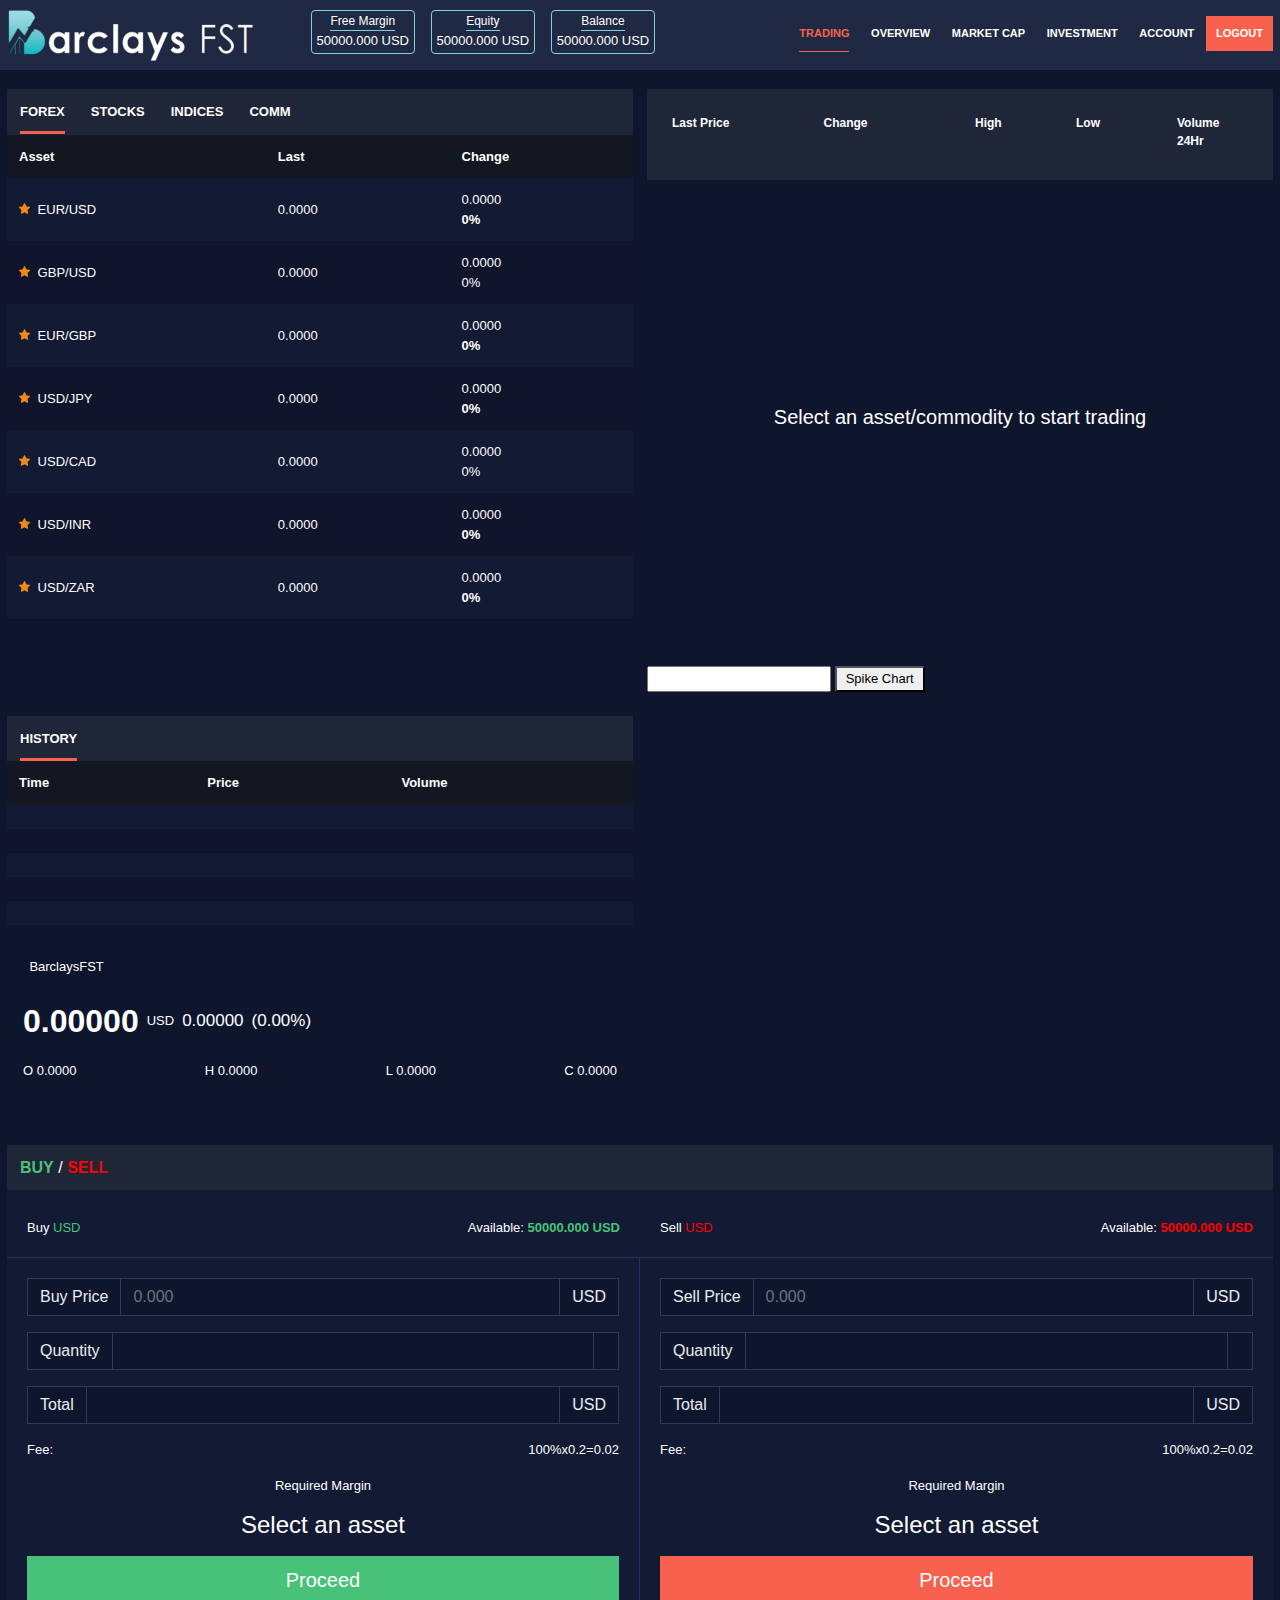
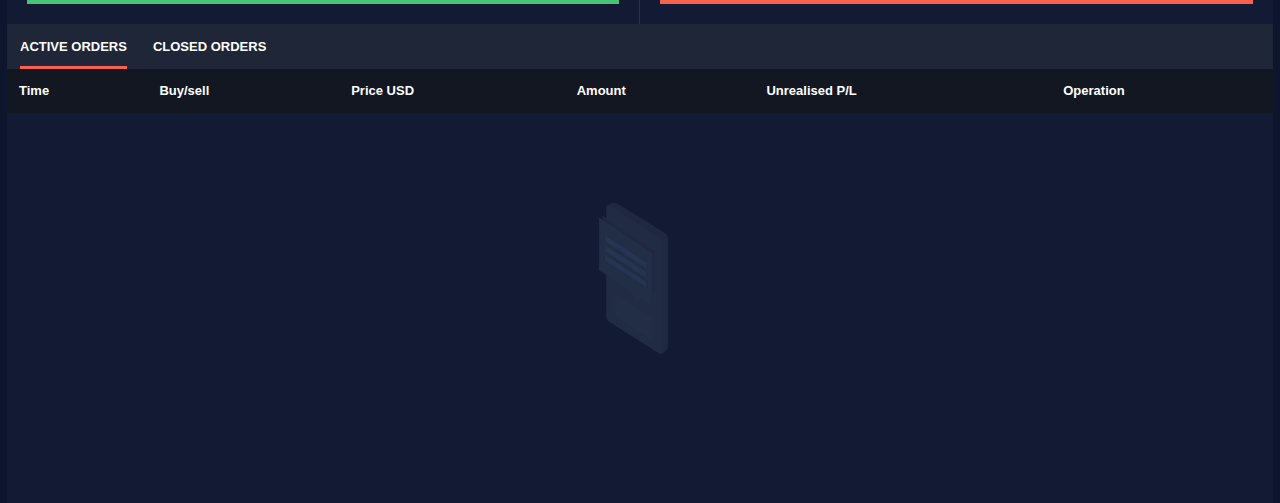
<file: trading.html>
<!DOCTYPE html>
<html lang="en">

<head class="crypt-dark">
    <meta charset="UTF-8">
    <title>BarclaysFST | Trading</title>
    <link rel="stylesheet" href="bootstrap/css/bootstrap.min.css">
    <link rel="stylesheet" href="css/style.css">
    <link rel="stylesheet" href="css/icons.css">
    <link rel="stylesheet" href="css/ui.css">
    <link rel="stylesheet" href="css/my-style.css">
    <link rel="stylesheet"
        href="https://fonts.googleapis.com/css2?family=Material+Symbols+Outlined:opsz,wght,FILL,GRAD@48,400,0,0" />
    <!-- Step 1 - Include the fusioncharts core library -->
    <script type="text/javascript" src="https://cdn.fusioncharts.com/fusioncharts/latest/fusioncharts.js"></script>
    <!-- Step 2 - Include the fusion theme -->
    <script type="text/javascript"
        src="https://cdn.fusioncharts.com/fusioncharts/latest/themes/fusioncharts.theme.fusion.js"></script>

</head>

<body class="crypt-dark">
    <header>
        <div class="container-full-width">
            <div class="crypt-header">
                <div class="row">
                    <div class="col-xl-7 col-lg-6 col-md-4 col-sm-10" style="padding: 0;">
                        <div class="row">
                            <div class="col-xs-2 col-xl-5 col-lg-5 col-sm-3" style="padding: 0; margin: 0;">
                                <div class="crypt-logo"><img src="images/logo.png" alt=""></div>
                            </div>
                            <div class="balance-container balance-container-one ">
                                <div class="avail-balance one">
                                    <h4>Free Margin</h4>
                                    <p class="avail-bal">0000 USD</p>
                                </div>
                                <div class="equity-balance">
                                    <h4>Equity</h4>
                                    <p class="equity-bal">0000 USD</p>
                                </div>
                                <div class="main-balance">
                                    <h4>Balance</h4>
                                    <p class="main-bal">0000 USD</p>
                                </div>
                            </div>



                            <!--  <div class="col-xs-2">
                                <div class="crypt-mega-dropdown-menu"> <a href=""
                                        class="crypt-mega-dropdown-toggle">BTC/ETH <i
                                            class="pe-7s-angle-down-circle"></i></a>
                                    <div class="crypt-mega-dropdown-menu-block">
                                        <div class="crypt-market-status">
                                            <div>
                                                <div class="tab-content">
                                                    <div role="tabpanel" class="tab-pane active">
                                                        <table class="table table-striped">
                                                            <thead>
                                                                <tr>
                                                                    <th scope="col">Coin</th>
                                                                    <th scope="col">Price</th>
                                                                    <th scope="col">Volume</th>
                                                                    <th scope="col">Change</th>
                                                                </tr>
                                                            </thead>
                                                            <tbody>
                                                                <tr>
                                                                    <th scope="row">BTC</th>
                                                                    <td class="crypt-down">0.000056</td>
                                                                    <td>5.3424984</td>
                                                                    <td class="crypt-down"><b>-5.4%</b></td>
                                                                </tr>
                                                                <tr>
                                                                    <th scope="row">LTC</th>
                                                                    <td>0.0000564</td>
                                                                    <td>6.6768876</td>
                                                                    <td>-6.7%</td>
                                                                </tr>
                                                                <tr>
                                                                    <th scope="row">ETH</th>
                                                                    <td>0.0000234</td>
                                                                    <td>4.3456600</td>
                                                                    <td class="crypt-down">-5.6%</td>
                                                                </tr>
                                                                <tr>
                                                                    <th scope="row">XMR</th>
                                                                    <td>0.0000567</td>
                                                                    <td>4.3456600</td>
                                                                    <td>-5.6%</td>
                                                                </tr>
                                                                <tr>
                                                                    <th scope="row">DOGE</th>
                                                                    <td class="crypt-up">0.0000234</td>
                                                                    <td>4.3456600</td>
                                                                    <td class="crypt-up">-9.6%</td>
                                                                </tr>
                                                                <tr>
                                                                    <th scope="row">XMR</th>
                                                                    <td>0.0000567</td>
                                                                    <td>4.3456600</td>
                                                                    <td>-5.6%</td>
                                                                </tr>
                                                            </tbody>
                                                        </table>
                                                    </div>
                                                    <div role="tabpanel" class="tab-pane">
                                                        <table class="table table-striped">
                                                            <thead>
                                                                <tr>
                                                                    <th scope="col">Coin</th>
                                                                    <th scope="col">Price</th>
                                                                    <th scope="col">Volume</th>
                                                                    <th scope="col">Change</th>
                                                                </tr>
                                                            </thead>
                                                            <tbody>
                                                                <tr>
                                                                    <th scope="row">BTC</th>
                                                                    <td class="crypt-down">0.000056</td>
                                                                    <td>5.3424984</td>
                                                                    <td class="crypt-down"><b>-5.4%</b></td>
                                                                </tr>
                                                                <tr>
                                                                    <th scope="row">LTC</th>
                                                                    <td>0.0000564</td>
                                                                    <td>6.6768876</td>
                                                                    <td>-6.7%</td>
                                                                </tr>
                                                                <tr>
                                                                    <th scope="row">DOGE</th>
                                                                    <td class="crypt-up">0.0000234</td>
                                                                    <td>4.3456600</td>
                                                                    <td class="crypt-up">-9.6%</td>
                                                                </tr>
                                                                <tr>
                                                                    <th scope="row">XMR</th>
                                                                    <td>0.0000567</td>
                                                                    <td>4.3456600</td>
                                                                    <td>-5.6%</td>
                                                                </tr>
                                                                <tr>
                                                                    <th scope="row">DOGE</th>
                                                                    <td class="crypt-up">0.0000234</td>
                                                                    <td>4.3456600</td>
                                                                    <td class="crypt-up">-9.6%</td>
                                                                </tr>
                                                                <tr>
                                                                    <th scope="row">XMR</th>
                                                                    <td>0.0000567</td>
                                                                    <td>4.3456600</td>
                                                                    <td>-5.6%</td>
                                                                </tr>
                                                            </tbody>
                                                        </table>
                                                    </div>
                                                    <div role="tabpanel" class="tab-pane">
                                                        <table class="table table-striped">
                                                            <thead>
                                                                <tr>
                                                                    <th scope="col">Coin</th>
                                                                    <th scope="col">Price</th>
                                                                    <th scope="col">Volume</th>
                                                                    <th scope="col">Change</th>
                                                                </tr>
                                                            </thead>
                                                            <tbody>
                                                                <tr>
                                                                    <th scope="row">BTC</th>
                                                                    <td class="crypt-down">0.000056</td>
                                                                    <td>5.3424984</td>
                                                                    <td class="crypt-down"><b>-5.4%</b></td>
                                                                </tr>
                                                                <tr>
                                                                    <th scope="row">DOGE</th>
                                                                    <td class="crypt-up">0.0000234</td>
                                                                    <td>4.3456600</td>
                                                                    <td class="crypt-up">-9.6%</td>
                                                                </tr>
                                                                <tr>
                                                                    <th scope="row">XMR</th>
                                                                    <td>0.0000567</td>
                                                                    <td>4.3456600</td>
                                                                    <td>-5.6%</td>
                                                                </tr>
                                                                <tr>
                                                                    <th scope="row">DOGE</th>
                                                                    <td class="crypt-up">0.0000234</td>
                                                                    <td>4.3456600</td>
                                                                    <td class="crypt-up">-9.6%</td>
                                                                </tr>
                                                                <tr>
                                                                    <th scope="row">XMR</th>
                                                                    <td>0.0000567</td>
                                                                    <td>4.3456600</td>
                                                                    <td>-5.6%</td>
                                                                </tr>
                                                            </tbody>
                                                        </table>
                                                    </div>
                                                </div>
                                            </div>
                                        </div>
                                    </div>
                                </div> 

                            </div> -->
                        </div>
                    </div>
                    <div class="col-xl-5 col-lg-6 col-md-8 d-none d-md-block d-lg-block">
                        <ul class="crypt-heading-menu fright">
                            <li><a href="trading.html">Trading</a></li>
                            <li><a href="market-overview.html">Overview</a></li>
                            <li><a href="marketcap.html">Market Cap</a></li>
                            <li><a href="exchange.html">Investment</a></li>
                            <li><a href="withdrawl.html">Account</a></li>
                            <li class="crypt-box-menu menu-red"><a href="register.html">Logout</a></li>
                            <!-- <li class="crypt-box-menu menu-green"><a href="login.html">login</a></li> -->
                        </ul>
                    </div><i class="menu-toggle pe-7s-menu d-xs-block d-sm-block d-md-none d-sm-none"></i>
                </div>
            </div>
        </div>
        <div class="crypt-mobile-menu">
            <ul class="crypt-heading-menu">
                <li class="active"><a href="">Trading</a></li>
                <li><a href="">Market Cap</a></li>
                <li><a href="">Exchange</a></li>
                <li><a href="">Tools</a></li>
                <li class="crypt-box-menu menu-red"><a href="">Logout</a></li>
                <!-- <li class="crypt-box-menu menu-green"><a href="">login</a></li> -->
            </ul>
            <div class="crypt-gross-market-cap">
                <h5>$34.795.90 <span class="crypt-up pl-2">+3.435 %</span></h5>
                <h6>0.7925.90 BTC <span class="crypt-down pl-2">+7.435 %</span></h6>
            </div>
        </div>
    </header>
    <div class="container-fluid">
        <div class="row sm-gutters">
            <div class="col-md-6 col-lg-6 col-xl-3 col-xxl-2">
                <div class="crypt-market-status mt-4">
                    <div>
                        <ul class="nav nav-tabs" id="crypt-tab">
                            <li role="presentation"><a href="#forex" class="active" data-toggle="tab">forex</a></li>
                            <li role="presentation"><a href="#stocks" data-toggle="tab">stocks</a></li>
                            <li role="presentation"><a href="#indices" data-toggle="tab">indices</a></li>
                            <li role="presentation"><a href="#comm" data-toggle="tab">comm</a></li>
                        </ul>
                        <div class="tab-content crypt-tab-content">
                            <div role="tabpanel" class="tab-pane active" id="forex">
                                <table class="table table-striped">
                                    <thead>
                                        <tr>
                                            <th scope="col">Asset</th>
                                            <th scope="col">Last</th>
                                            <th scope="col">Change</th>
                                        </tr>
                                    </thead>
                                    <tbody class="crypt-table-hover">
                                        <tr class="eur-usd">
                                            <td class="align-middle"><img class="crypt-star pr-1" alt="star"
                                                    src="images/star.svg" width="15"> EUR/USD</td>
                                            <td class="align-middle"><span class="pr-2" data-toggle="tooltip"
                                                    data-placement="right" title="$ 0.05">0.0000</span></td>
                                            <td> <span class="d-block">0.0000</span> <b>0%</b>
                                            </td>
                                        </tr>
                                        <tr class="gbp-usd">
                                            <td class="align-middle"><img class="crypt-star pr-1" alt="star"
                                                    src="images/star.svg" width="15"> GBP/USD</td>
                                            <td class="align-middle"><span class="pr-2" data-toggle="tooltip"
                                                    data-placement="right" title="$ 0.05">0.0000</span></td>
                                            <td> <span class="d-block">0.0000</span> <span>0%</span> </td>
                                        </tr>
                                        <tr class="eur-gbp">
                                            <td class="align-middle"><img class="crypt-star pr-1" alt="star"
                                                    src="images/star.svg" width="15"> EUR/GBP</td>
                                            <td class="align-middle"><span class="pr-2" data-toggle="tooltip"
                                                    data-placement="right" title="$ 0.05">0.0000</span></td>
                                            <td> <span class="d-block">0.0000</span> <b>0%</b>
                                            </td>
                                        </tr>
                                        <tr class="usd-jpy">
                                            <td class="align-middle"><img class="crypt-star pr-1" alt="star"
                                                    src="images/star.svg" width="15"> USD/JPY</td>
                                            <td class="align-middle"><span class="pr-2" data-toggle="tooltip"
                                                    data-placement="right" title="$ 0.05">0.0000</span></td>
                                            <td> <span class="d-block">0.0000</span> <b>0%</b>
                                            </td>
                                        </tr>
                                        <tr class="usd-cad">
                                            <td class="align-middle"><img class="crypt-star pr-1" alt="star"
                                                    src="images/star.svg" width="15"> USD/CAD</td>
                                            <td class="align-middle"><span class="pr-2" data-toggle="tooltip"
                                                    data-placement="right" title="$ 0.05">0.0000</span></td>
                                            <td> <span class="d-block">0.0000</span> <span>0%</span> </td>
                                        </tr>
                                        <tr class="usd-inr">
                                            <td class="align-middle"><img class="crypt-star pr-1" alt="star"
                                                    src="images/star.svg" width="15"> USD/INR</td>
                                            <td class="align-middle"><span class="pr-2" data-toggle="tooltip"
                                                    data-placement="right" title="$ 0.05">0.0000</span></td>
                                            <td> <span class="d-block">0.0000</span> <span><b>0%</b></span> </td>
                                        </tr>
                                        <tr class="usd-zar">
                                            <td class="align-middle"><img class="crypt-star pr-1" alt="star"
                                                    src="images/star.svg" width="15"> USD/ZAR</td>
                                            <td class="align-middle"><span class="pr-2" data-toggle="tooltip"
                                                    data-placement="right" title="$ 0.05">0.0000</span></td>
                                            <td> <span class="d-block">0.0000</span> <span><b>0%</b></span> </td>
                                        </tr>

                                    </tbody>
                                </table>
                            </div>
                            <div role="tabpanel" class="tab-pane" id="stocks">
                                <table class="table table-striped">
                                    <thead>
                                        <tr>
                                            <th scope="col">Asset</th>
                                            <th scope="col">Last</th>
                                            <th scope="col">Change</th>
                                        </tr>
                                    </thead>
                                    <tbody>
                                        <tr class="apple">
                                            <td class="align-middle"><img class="crypt-star pr-1" alt="star"
                                                    src="images/star.svg" width="15"> APPLE</td>
                                            <td class="align-middle"><span class="pr-2" data-toggle="tooltip"
                                                    data-placement="right" title="$ 0.05">0.0000</span></td>
                                            <td> <span class="d-block">0.0000</span> <b>0%</b>
                                            </td>
                                        </tr>
                                        <tr class="amazon">
                                            <td class="align-middle"><img class="crypt-star pr-1" alt="star"
                                                    src="images/star.svg" width="15"> AMAZON</td>
                                            <td class="align-middle"><span class="pr-2" data-toggle="tooltip"
                                                    data-placement="right" title="$ 0.05">0.0000</span></td>
                                            <td> <span class="d-block">0.0000</span> <b>0%</b>
                                            </td>
                                        </tr>
                                        <tr class="tesla">
                                            <td class="align-middle"><img class="crypt-star pr-1" alt="star"
                                                    src="images/star.svg" width="15"> TESLA</td>
                                            <td class="align-middle"><span class="pr-2" data-toggle="tooltip"
                                                    data-placement="right" title="$ 0.05">0.0000</span></td>
                                            <td> <span class="d-block">0.0000</span> <span>0%</span> </td>
                                        </tr>
                                        <tr class="modena">
                                            <td class="align-middle"><img class="crypt-star pr-1" alt="star"
                                                    src="images/star.svg" width="15"> MODENA</td>
                                            <td class="align-middle"><span class="pr-2" data-toggle="tooltip"
                                                    data-placement="right" title="$ 0.05">0.0000</span></td>
                                            <td> <span class="d-block">0.0000</span> <b>0%</b>
                                            </td>
                                        </tr>
                                        <tr class="google">
                                            <td class="align-middle"><img class="crypt-star pr-1" alt="star"
                                                    src="images/star.svg" width="15"> GOOGLE</td>
                                            <td class="align-middle"><span class="pr-2" data-toggle="tooltip"
                                                    data-placement="right" title="$ 0.05">0.0000</span></td>
                                            <td> <span class="d-block">0.0000</span> <span>0%</span> </td>
                                        </tr>
                                        <tr class="microsoft">
                                            <td class="align-middle"><img class="crypt-star pr-1" alt="star"
                                                    src="images/star.svg" width="15"> MICROSOFT</td>
                                            <td class="align-middle"><span class="pr-2" data-toggle="tooltip"
                                                    data-placement="right" title="$ 0.05">0.0000</span></td>
                                            <td> <span class="d-block">0.0000</span> <span><b>0%</b></span> </td>
                                        </tr>

                                    </tbody>
                                </table>
                            </div>
                            <div role="tabpanel" class="tab-pane" id="indices">
                                <table class="table table-striped">
                                    <thead>
                                        <tr>
                                            <th scope="col">Asset</th>
                                            <th scope="col">Last</th>
                                            <th scope="col">Change</th>
                                        </tr>
                                    </thead>
                                    <tbody>
                                        <tr class="snp">
                                            <td class="align-middle"><img class="crypt-star pr-1" alt="star"
                                                    src="images/star.svg" width="15">
                                                S&P 500</td>
                                            <td class="align-middle"><span class="pr-2" data-toggle="tooltip"
                                                    data-placement="right" title="$ 0.05">0.0000</span></td>
                                            <td> <span class="d-block">0.0000</span> <b>0%</b>
                                            </td>
                                        </tr>
                                        <tr class="nasdac">
                                            <td class="align-middle"><img class="crypt-star pr-1" alt="star"
                                                    src="images/star.svg" width="15">
                                                NASDAC</td>
                                            <td class="align-middle"><span class="pr-2" data-toggle="tooltip"
                                                    data-placement="right" title="$ 0.05">0.0000</span></td>
                                            <td> <span class="d-block">0.0000</span> <b>0%</b>
                                            </td>
                                        </tr>
                                        <tr class="dow-jones">
                                            <td class="align-middle"><img class="crypt-star pr-1" alt="star"
                                                    src="images/star.svg" width="15">
                                                DOW JONES</td>
                                            <td class="align-middle"><span class="pr-2" data-toggle="tooltip"
                                                    data-placement="right" title="$ 0.05">0.0000</span></td>
                                            <td> <span class="d-block">0.0000</span> <span>0%</span> </td>
                                        </tr>

                                    </tbody>
                                </table>
                            </div>
                            <div role="tabpanel" class="tab-pane" id="comm">
                                <table class="table table-striped">
                                    <thead>
                                        <tr>
                                            <th scope="col">Asset</th>
                                            <th scope="col">Last</th>
                                            <th scope="col">Change</th>
                                        </tr>
                                    </thead>
                                    <tbody>
                                        <tr class="gold">
                                            <td class="align-middle"><img class="crypt-star pr-1" alt="star"
                                                    src="images/star.svg" width="15"> GOLD</td>
                                            <td class="align-middle"><span class="pr-2" data-toggle="tooltip"
                                                    data-placement="right" title="$ 0.05">0.0000</span></td>
                                            <td> <span class="d-block">0.0000</span> <b>0%</b>
                                            </td>
                                        </tr>
                                        <tr class="silver">
                                            <td class="align-middle"><img class="crypt-star pr-1" alt="star"
                                                    src="images/star.svg" width="15"> SILVER</td>
                                            <td class="align-middle"><span class="pr-2" data-toggle="tooltip"
                                                    data-placement="right" title="$ 0.05">0.0000</span></td>
                                            <td> <span class="d-block">0.0000</span> <span>0%</span> </td>
                                        </tr>
                                        <tr class="oil">
                                            <td class="align-middle"><img class="crypt-star pr-1" alt="star"
                                                    src="images/star.svg" width="15"> CRUDE OIL</td>
                                            <td class="align-middle"><span class="pr-2" data-toggle="tooltip"
                                                    data-placement="right" title="$ 0.05">0.0000</span></td>
                                            <td> <span class="d-block">0.0000</span> <b>0%</b>
                                            </td>
                                        </tr>
                                        <tr class="gas">
                                            <td class="align-middle"><img class="crypt-star pr-1" alt="star"
                                                    src="images/star.svg" width="15"> NATURAL GAS</td>
                                            <td class="align-middle"><span class="pr-2" data-toggle="tooltip"
                                                    data-placement="right" title="$ 0.05">0.0000</span></td>
                                            <td> <span class="d-block">0.0000</span> <b>0%</b>
                                            </td>
                                        </tr>

                                    </tbody>
                                </table>
                            </div>
                        </div>
                    </div>
                </div>
            </div>
            <div class="col-md-6 col-lg-6 col-xl-6 col-xxl-8">
                <div class="crypt-gross-market-cap mt-4">
                    <div class="row">
                        <div class="col-3 col-sm-6 col-md-6 col-lg-6">
                            <div class="row">
                                <div class="col-sm-6 col-md-6 col-lg-6">
                                    <p>Last Price</p>
                                    <p id="last-price"></p>
                                </div>
                                <div class="col-sm-6 col-md-6 col-lg-6">
                                    <p>Change</p>
                                    <p id="main-change"></p>
                                </div>
                            </div>
                        </div>
                        <div class="col-3 col-sm-2 col-md-3 col-lg-2">
                            <p>High</p>
                            <p id="main-high"></p>
                        </div>
                        <div class="col-3 col-sm-2 col-md-3 col-lg-2">
                            <p>Low</p>
                            <p id="main-low"></p>
                        </div>
                        <div class="col-3 col-sm-2 col-md-3 col-lg-2">
                            <p>Volume 24Hr</p>
                            <p id="main-volume"></p>
                        </div>
                    </div>
                </div>

                <div class="chart-wrapper">
                    <div class="btn-cont">
                        <button class="chart-toggle hide"><span class="material-symbols-outlined">
                                open_in_full
                            </span></button>
                    </div>
                    <!-- <div id="crypt-candle-chart"></div> -->
                    <div id="chart-container">
                        <div class="chart-placeholder">
                            <p>Select an asset/commodity to start trading</p>
                        </div>
                    </div>

                </div>
                <div style="margin: 0 auto;">
                    <p style="font-size: 20px;" id="close-spike"></p>
                    <input type="text" id="spike">
                    <button id="spike-btn" style="width: 90px;">Spike Chart</button>
                </div>
                <!-- <div id="depthchart" class="depthchart h-40 crypt-dark-segment"></div> -->
            </div>
            <div class="col-md-6 col-lg-6 col-xl-3 col-xxl-2">
                <div class="crypt-market-status mt-4 history-area">
                    <div>
                        <ul class="nav nav-tabs">
                            <li role="presentation"><a href="#history" class="active" data-toggle="tab">history</a></li>
                            <!-- <li role="presentation"><a href="#market-trading" data-toggle="tab">market trading</a></li> -->
                        </ul>
                        <div class="tab-content">
                            <div role="tabpanel" class="tab-pane active" id="history">
                                <table class="table table-striped">
                                    <thead>
                                        <tr>
                                            <th scope="col">Time</th>
                                            <th scope="col">Price</th>
                                            <th scope="col">Volume</th>
                                        </tr>
                                    </thead>
                                    <tbody id="history-list">
                                        <tr>
                                            <td></td>
                                            <td></td>
                                            <td></td>
                                        </tr>
                                        <tr>
                                            <td></td>
                                            <td></td>
                                            <td></td>
                                        </tr>
                                        <tr>
                                            <td></td>
                                            <td></td>
                                            <td></td>
                                        </tr>
                                        <tr>
                                            <td></td>
                                            <td></td>
                                            <td></td>
                                        </tr>
                                        <tr>
                                            <td></td>
                                            <td></td>
                                            <td></td>
                                        </tr>



                                    </tbody>
                                </table>
                            </div>
                            <div role="tabpanel" class="tab-pane" id="market-trading">
                                <table class="table table-striped">
                                    <thead>
                                        <tr>
                                            <th scope="col">Time</th>
                                            <th scope="col">Amount</th>
                                            <th scope="col">Volume</th>
                                        </tr>
                                    </thead>
                                    <tbody>
                                        <tr>
                                            <td>22:35:59</td>
                                            <td>0.0000564</td>
                                            <td>6.6768876</td>
                                        </tr>
                                        <tr>
                                            <td>22:35:59</td>
                                            <td class="crypt-down">0.000056</td>
                                            <td>5.3424984</td>
                                        </tr>
                                        <tr>
                                            <td>22:35:59</td>
                                            <td class="crypt-up">0.0000234</td>
                                            <td>4.3456600</td>
                                        </tr>
                                        <tr>
                                            <td>22:35:59</td>
                                            <td>0.0000234</td>
                                            <td>4.3456600</td>
                                        </tr>
                                        <tr>
                                            <td>22:35:59</td>
                                            <td>0.0000567</td>
                                            <td>4.3456600</td>
                                        </tr>


                                    </tbody>
                                </table>
                            </div>
                        </div>
                    </div>
                </div>
                <tr>
                    <div class="price-panel">
                        <h3 class="big-pair-name"></h3>
                        <div class="pair-details">
                            <p class="big-pair-full"></p>
                            <p>BarclaysFST</p>
                            <p class="alive-dot"></p>
                        </div>
                        <p class="major"></p>
                        <div class="big-price-details">
                            <p class="big-price">0.00000</p>
                            <p class="big-currency">USD</p>
                            <p class="big-change">0.00000</p>
                            <p class="big-percent">(0.00%)</p>
                        </div>
                        <div class="ohlc">
                            <p class="ohlc-item open-i">O <span>0.0000</span></p>
                            <p class="ohlc-item high-i">H <span>0.0000</span></p>
                            <p class="ohlc-item low-i">L <span>0.0000</span></p>
                            <p class="ohlc-item close-i">C <span>0.0000</span></p>
                        </div>
                    </div>
                </tr>
            </div>
        </div>
    </div>
    <div class="container-fluid bottom-area">
        <div class="row sm-gutters">
            <div class="col-xl-5">
                <div class="crypt-boxed-area">
                    <h6 class="crypt-bg-head"><b class="crypt-up">BUY</b> / <b class="crypt-down">SELL</b></h6>
                    <div class="balance-container-two balance-container col-xl-7 col-lg-7 col-sm-9">
                        <div class="avail-balance one">
                            <h4>Free Margin</h4>
                            <p class="avail-bal">0000 USD</p>
                        </div>
                        <div class="equity-balance">
                            <h4>Equity</h4>
                            <p class="equity-bal">0000 USD</p>
                        </div>
                        <div class="main-balance">
                            <h4>Balance</h4>
                            <p class="main-bal">0000 USD</p>
                        </div>
                    </div>
                    <div class="row no-gutters">
                        <div class="col-md-6">
                            <div class="crypt-buy-sell-form buy-form">
                                <p>Buy <span class="cur crypt-up"></span> <span class="fright">Available: <b
                                            class="avail-bal crypt-up"></b></span></p>
                                <div class="crypt-buy">
                                    <div class="input-group mb-3">
                                        <div class="input-group-prepend"> <span class="input-group-text">Buy
                                                Price</span>
                                        </div>
                                        <input type="text" class="buy-price form-control" placeholder="0.000" readonly>
                                        <div class="input-group-append"> <span class="cur input-group-text"></span>
                                        </div>
                                    </div>
                                    <div class="input-group mb-3">
                                        <div class="input-group-prepend"> <span class="input-group-text">Quantity</span>
                                        </div>
                                        <input type="number" class="buy-qty-input form-control">
                                        <div class="input-group-append"> <span class="input-group-text"></span>
                                        </div>
                                    </div>
                                    <div class="input-group mb-3">
                                        <div class="input-group-prepend"> <span class="input-group-text">Total</span>
                                        </div>
                                        <input type="text" class="buy-total-input form-control" readonly>
                                        <div class="input-group-append"> <span class="cur input-group-text"></span>
                                        </div>
                                    </div>
                                    <div>
                                        <p>Fee: <span class="buy-comm-val fright">100%x0.2=0.02</span></p>
                                    </div>
                                    <div class="text-center mt-3 mb-3 crypt-up">
                                        <p>Required Margin</p>
                                        <h4 class="buy-final-val">0.0000 USD</h4>
                                    </div>
                                    <div class="menu-green"><button
                                            class="crypt-button-green-full buy-btn">Proceed</button>
                                    </div>
                                </div>
                            </div>
                        </div>
                        <div class="col-md-6">
                            <div class="crypt-buy-sell-form sell-form">
                                <p>Sell <span class="cur crypt-down"></span> <span class="fright">Available: <b
                                            class="avail-bal crypt-down"></b></span></p>
                                <div class="crypt-sell">
                                    <div class="input-group mb-3">
                                        <div class="input-group-prepend"> <span class="input-group-text">Sell
                                                Price</span>
                                        </div>
                                        <input type="text" class="sell-price form-control" placeholder="0.000" readonly>
                                        <div class="input-group-append"> <span class="cur input-group-text"></span>
                                        </div>
                                    </div>
                                    <div class="input-group mb-3">
                                        <div class="input-group-prepend"> <span class="input-group-text">Quantity</span>
                                        </div>
                                        <input type="number" class="sell-qty-input form-control">
                                        <div class="input-group-append"> <span class="input-group-text"></span>
                                        </div>
                                    </div>
                                    <div class="input-group mb-3">
                                        <div class="input-group-prepend"> <span class="input-group-text">Total</span>
                                        </div>
                                        <input type="text" class="sell-total-input form-control" readonly>
                                        <div class="input-group-append"> <span class="cur input-group-text"></span>
                                        </div>
                                    </div>
                                    <div>
                                        <p>Fee: <span class="sell-comm-val fright">100%x0.2=0.02</span></p>
                                    </div>
                                    <div class="text-center mt-3 mb-3 crypt-down">
                                        <p>Required Margin</p>
                                        <h4 class="sell-final-val">0.0000 USD</h4>
                                    </div>
                                    <div><button class="crypt-button-red-full sell-btn">Proceed</button></div>
                                </div>
                            </div>
                        </div>
                    </div>
                </div>
            </div>
            <div class="col-xl-7">
                <div>
                    <div class="crypt-market-status">
                        <div>
                            <ul class="nav nav-tabs">
                                <li role="presentation"><a href="#active-orders" class="active" data-toggle="tab">Active
                                        Orders</a></li>
                                <li role="presentation"><a href="#closed-orders" data-toggle="tab">Closed Orders</a>
                                </li>
                                <!-- <li role="presentation"><a href="#balance" data-toggle="tab">Balance</a></li> -->
                            </ul>
                            <div class="tab-content">
                                <div role="tabpanel" class="tab-pane active" id="active-orders">
                                    <table class="table table-striped">
                                        <thead>
                                            <tr>
                                                <th scope="col">Time</th>
                                                <th scope="col">Buy/sell</th>
                                                <th class="place-cur" scope="col">Price</th>
                                                <th scope="col">Amount</th>
                                                <th scope="col">Unrealised P/L</th>
                                                <th scope="col">Operation</th>
                                            </tr>
                                        </thead>
                                        <tbody id="active-orders-panel">
                                            <!-- <tr id="open-orders-panel"></tr> -->
                                            <!-- <tr>
                                                <th>9:34:00 PM</th>
                                                <td class="crypt-up">Buy</td>
                                                <td>0.00987</td>
                                                <td>1000</td>
                                                <td class="crypt-up unreal-pl">0.000456</td>
                                                <td class="close-trade-cont"><button id="close-trade-btn">close trade</button></td>
                                            </tr>

                                             <tr>
                                                    <th>today</th>
                                                    <td class="crypt-up">second</td>
                                                    <td class="crypt-up">78888</td>
                                                    <td class="crypt-up">Hello</td>
                                                    <td class="crypt-up">okay</td>
                                                    <td>23</td>
                                                </tr> -->

                                        </tbody>
                                    </table>
                                    <div class="no-orders text-center order-area"><img src="images/empty.png"
                                            alt="no-orders">
                                    </div>
                                </div>
                                <div role="tabpanel" class="tab-pane" id="closed-orders">
                                    <table class="table table-striped">
                                        <thead>
                                            <tr>
                                                <th scope="col">Time</th>
                                                <th scope="col">Buy/sell</th>
                                                <th class="place-cur" scope="col">Price</th>
                                                <th scope="col">Amount</th>
                                                <th scope="col">Profit/Loss</th>
                                                <th scope="col">Status</th>
                                            </tr>
                                        </thead>
                                        <tbody id="closed-orders-panel">

                                        </tbody>
                                    </table>
                                    <div class="no-orders text-center"><img src="images/empty.png" alt="no-orders">
                                    </div>
                                </div>
                                <div role="tabpanel" class="tab-pane" id="balance">
                                    <table class="table table-striped">
                                        <thead>
                                            <tr>
                                                <th scope="col">Currency</th>
                                                <th scope="col">Amount</th>
                                                <th scope="col">Volume</th>
                                            </tr>
                                        </thead>
                                        <tbody>
                                            <tr>
                                                <th>BTC</th>
                                                <td>0.0000564</td>
                                                <td>6.6768876</td>
                                            </tr>
                                            <tr>
                                                <th>ETC</th>
                                                <td>0.000056</td>
                                                <td>5.3424984</td>
                                            </tr>
                                            <tr>
                                                <th>LTC</th>
                                                <td>0.0000234</td>
                                                <td>4.3456600</td>
                                            </tr>
                                            <tr>
                                                <th>XMR</th>
                                                <td>0.0000234</td>
                                                <td>4.3456600</td>
                                            </tr>
                                            <tr>
                                                <th>BIT</th>
                                                <td>0.0000567</td>
                                                <td>4.3456600</td>
                                            </tr>
                                            <tr>
                                                <th>EGF</th>
                                                <td>0.0000234</td>
                                                <td>4.3456600</td>
                                            </tr>
                                            <tr>
                                                <th>EER</th>
                                                <td>0.0000567</td>
                                                <td>4.3456600</td>
                                            </tr>
                                        </tbody>
                                    </table>
                                </div>
                            </div>
                        </div>
                    </div>
                </div>
            </div>
        </div>
    </div>
    <div class="buy-sell-modal hide">
        <!-- <p>This is a modal</p> -->
        <div class="crypt-buy-sell-form buy-form modal-form hide">
            <p>Buy <span class="cur crypt-up"></span> <span class="fright">Available: <b
                        class="avail-bal crypt-up"></b></span>
            </p>
            <div class="crypt-buy">
                <div class="input-group mb-3">
                    <div class="input-group-prepend"> <span class="input-group-text">Price (USD)</span>
                    </div>
                    <input type="text" class="buy-price form-control final-price" placeholder="0.000" readonly>
                    <!-- <div class="input-group-append"> <span class="cur input-group-text"></span>
                    </div> -->
                </div>
                <div class="input-group mb-3">
                    <div class="input-group-prepend"> <span class="input-group-text">Quantity</span>
                    </div>
                    <input type="number" class="buy-qty-input form-control final-qty" placeholder="0.000" readonly>
                    <!-- <div class="input-group-append"> <span class="input-group-text"></span>
                    </div> -->
                </div>
                <div>
                    <!-- <p>Fee: <span class="buy-comm-val fright">100%x0.2=0.02</span></p> -->
                </div>
                <div class="text-center mt-3 mb-3 crypt-up">
                    <p>CONFIRM PURCHASE</p>
                    <h4 class="final-purchase">0.0000 USD</h4>
                </div>
                <div class="menu-green"><button class="buy-sell-btn"></button>
                </div>
                <div class="menu-gray"><button class="crypt-button-green-full cancel-btn">Cancel</button>
                </div>
            </div>
        </div>
        <div class="buy-sell-loading hide">
            <div class="loading-cont">
                <p>Loading...</p>
            </div>
        </div>
    </div>
    <footer>

    </footer>
    <script src="amc/core.js"></script>
    <script src="amc/charts.js"></script>
    <script src="amc/dark.js"></script>
    <script src="amc/animated.js"></script>
    <script src="js/jquery.js"></script>
    <script src="js/popper.min.js"></script>
    <script src="bootstrap/js/bootstrap.bundle.js"></script>
    <script src="bootstrap/js/bootstrap.js"></script>
    <script src="js/main.js"></script>
    <!-- <script src="js/amc.js"></script> -->
    <script src="js/script.js"></script>
    <!-- <script src="https://s3.tradingview.com/tv.js"></script> -->
</body>

</html>
</file>
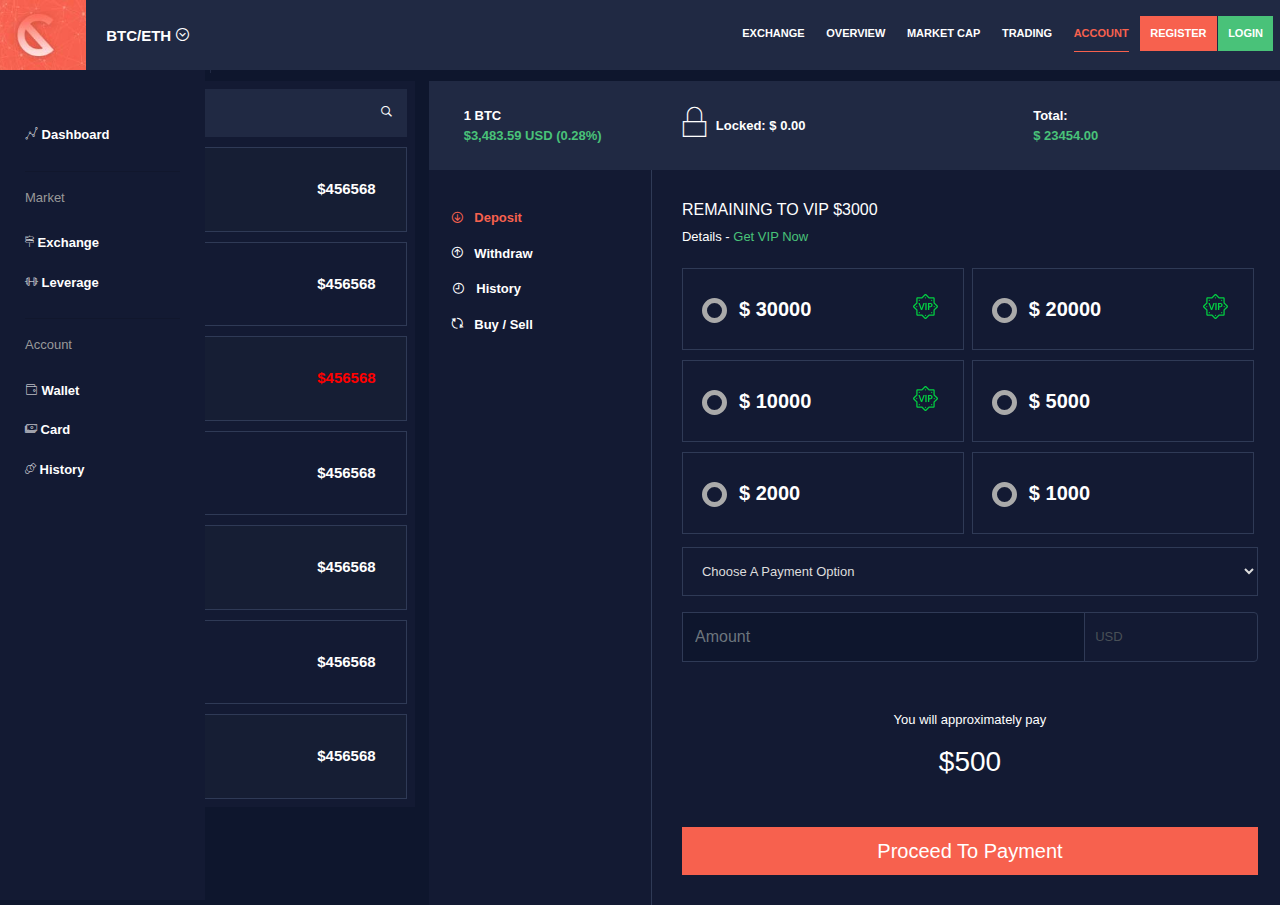
<file: withdrawl.html>
<!DOCTYPE html>
<html lang="en">
<head>
	<meta charset="UTF-8">
	<title>Crypterio</title>
	<link rel="stylesheet" href="bootstrap/css/bootstrap.min.css">
	<link rel="stylesheet" href="css/style.css">
	<link rel="stylesheet" href="css/icons.css">
	<link rel="stylesheet" href="css/ui.css">
</head>
<body class="crypt-dark">
	<header>
		<div class="container-full-width">
			<div class="crypt-header">
				<div class="row">
					<div class="col-xl-4 col-lg-4 col-md-4 col-sm-5">
						<div class="row">
							<div class="col-xs-2">
								<div class="crypt-logo">
									<img src="images/logo.jpg" alt="">
								</div>
							</div>
							<div class="col-xs-2">
								<div class="crypt-mega-dropdown-menu">
								  	<a href="" class="crypt-mega-dropdown-toggle">BTC/ETH <i class="pe-7s-angle-down-circle"></i></a>
								  	<div class="crypt-mega-dropdown-menu-block">
								  		<div class="crypt-market-status">
											<div>
											  <!-- Tab panes -->
											  <div class="tab-content">
											    <div role="tabpanel" class="tab-pane active">
											    	<table class="table table-striped">
													  <thead>
													    <tr>
													      <th scope="col">Coin</th>
													      <th scope="col">Price</th>
													      <th scope="col">Volume</th>
													      <th scope="col">Change</th>
													    </tr>
													  </thead>
													  <tbody>
													    <tr>
													      <th scope="row">BTC</th>
													      <td class="crypt-down">0.000056</td>
													      <td>5.3424984</td>
													      <td class="crypt-down"><b>-5.4%</b></td>
													    </tr>
													    <tr>
													      <th scope="row">LTC</th>
													      <td>0.0000564</td>
													      <td>6.6768876</td>
													      <td>-6.7%</td>
													    </tr>
													    <tr>
													      <th scope="row">ETH</th>
													      <td>0.0000234</td>
													      <td>4.3456600</td>
													      <td class="crypt-down">-5.6%</td>
													    </tr>
													    <tr>
													      <th scope="row">XMR</th>
													      <td>0.0000567</td>
													      <td>4.3456600</td>
													      <td>-5.6%</td>
													    </tr>
													    <tr>
													      <th scope="row">DOGE</th>
													      <td class="crypt-up">0.0000234</td>
													      <td>4.3456600</td>
													      <td class="crypt-up">-9.6%</td>
													    </tr>
													    <tr>
													      <th scope="row">XMR</th>
													      <td>0.0000567</td>
													      <td>4.3456600</td>
													      <td>-5.6%</td>
													    </tr>
													  </tbody>
													</table>
											    </div>
											    <div role="tabpanel" class="tab-pane">
											    	<table class="table table-striped">
													  <thead>
													    <tr>
													      <th scope="col">Coin</th>
													      <th scope="col">Price</th>
													      <th scope="col">Volume</th>
													      <th scope="col">Change</th>
													    </tr>
													  </thead>
													  <tbody>
													    <tr>
													      <th scope="row">BTC</th>
													      <td class="crypt-down">0.000056</td>
													      <td>5.3424984</td>
													      <td class="crypt-down"><b>-5.4%</b></td>
													    </tr>
													    <tr>
													      <th scope="row">LTC</th>
													      <td>0.0000564</td>
													      <td>6.6768876</td>
													      <td>-6.7%</td>
													    </tr>
													    <tr>
													      <th scope="row">DOGE</th>
													      <td class="crypt-up">0.0000234</td>
													      <td>4.3456600</td>
													      <td class="crypt-up">-9.6%</td>
													    </tr>
													    <tr>
													      <th scope="row">XMR</th>
													      <td>0.0000567</td>
													      <td>4.3456600</td>
													      <td>-5.6%</td>
													    </tr>
													    <tr>
													      <th scope="row">DOGE</th>
													      <td class="crypt-up">0.0000234</td>
													      <td>4.3456600</td>
													      <td class="crypt-up">-9.6%</td>
													    </tr>
													    <tr>
													      <th scope="row">XMR</th>
													      <td>0.0000567</td>
													      <td>4.3456600</td>
													      <td>-5.6%</td>
													    </tr>
													  </tbody>
													</table>
											    </div>
											    <div role="tabpanel" class="tab-pane">
											    	<table class="table table-striped">
													  <thead>
													    <tr>
													      <th scope="col">Coin</th>
													      <th scope="col">Price</th>
													      <th scope="col">Volume</th>
													      <th scope="col">Change</th>
													    </tr>
													  </thead>
													  <tbody>
													    <tr>
													      <th scope="row">BTC</th>
													      <td class="crypt-down">0.000056</td>
													      <td>5.3424984</td>
													      <td class="crypt-down"><b>-5.4%</b></td>
													    </tr>
													    <tr>
													      <th scope="row">DOGE</th>
													      <td class="crypt-up">0.0000234</td>
													      <td>4.3456600</td>
													      <td class="crypt-up">-9.6%</td>
													    </tr>
													    <tr>
													      <th scope="row">XMR</th>
													      <td>0.0000567</td>
													      <td>4.3456600</td>
													      <td>-5.6%</td>
													    </tr>
													    <tr>
													      <th scope="row">DOGE</th>
													      <td class="crypt-up">0.0000234</td>
													      <td>4.3456600</td>
													      <td class="crypt-up">-9.6%</td>
													    </tr>
													    <tr>
													      <th scope="row">XMR</th>
													      <td>0.0000567</td>
													      <td>4.3456600</td>
													      <td>-5.6%</td>
													    </tr>
													  </tbody>
													</table>
											    </div>
											  </div>
											</div>
										</div>
								  	</div>
								</div>
							</div>
						</div>
					</div>
					<div class="col-xl-8 col-lg-8 col-md-8 d-none d-md-block d-lg-block">
						<ul class="crypt-heading-menu fright">
							<li><a href="exchange.html">Exchange</a></li>
							<li><a href="market-overview.html">Overview</a></li>
							<li><a href="marketcap.html">Market Cap</a></li>
							<li><a href="trading.html">Trading</a></li>
							<li><a href="withdrawl.html">Account</a></li>
                            <li class="crypt-box-menu menu-red"><a href="register.html">register</a></li>
                            <li class="crypt-box-menu menu-green"><a href="login.html">login</a></li>
						</ul>
					</div>
					<i class="menu-toggle pe-7s-menu d-xs-block d-sm-block d-md-none d-sm-none"></i>
				</div>
			</div>
		</div>
		<div class="crypt-mobile-menu">
			<ul class="crypt-heading-menu">
				<li class="active"><a href="">Exchange</a></li>
				<li><a href="">Market Cap</a></li>
				<li><a href="">Treanding</a></li>
				<li><a href="">Tools</a></li>
				<li class="crypt-box-menu menu-red"><a href="">register</a></li>
				<li class="crypt-box-menu menu-green"><a href="">login</a></li>
			</ul>
			<div class="crypt-gross-market-cap">
				<h5>$34.795.90 <span class="crypt-up pl-2">+3.435 %</span></h5>
				<h6>0.7925.90 BTC <span class="crypt-down pl-2">+7.435 %</span></h6>
			</div>
		</div>
	</header>
	<!-- Main Content -->
	<div class="crypt-side-menu crypt-left-sided crypt-floatable-menu bg-white">
		<ul>
			<li><a href=""><i class="pe-7s-graph1"></i> Dashboard</a></li>
		</ul>
		<hr>
		<p>Market</p>
		<ul>
			<li><a href=""><i class="pe-7s-way"></i> Exchange</a></li>
			<li><a href=""><i class="pe-7s-gym"></i> Leverage</a></li>
		</ul>
		<hr>
		<p>Account</p>
		<ul>
			<li><a href=""><i class="pe-7s-wallet"></i> Wallet</a></li>
			<li><a href=""><i class="pe-7s-cash"></i> Card</a></li>
			<li><a href=""><i class="pe-7s-wristwatch"></i> History</a></li>
		</ul>
	</div>	
	<div class="container-full-width">
		<div class="row sm-gutters">
			<div class="col-xl-2 d-none d-xl-block">	
			</div>
			<div class="col-md-3 col-lg-4 col-xl-4">
				<div class="crypt-deepblue-segment p-2 mt-3">
					<form class="crypt-dash-search">
						<input type="search" placeholder="Search..." name="s" class="crypt-big-search">
						<button type="submit">
						    <i class="pe-7s-search"></i>
						</button>
					</form>
					<ul class="crypt-big-list crypt-coin-select">
						<li>
							<a href="#bitcoin">
								<img src="images/coins/btc.png" width="25" class="crypt-market-cap-logo pr-2" alt="coin"> Bitcoin <p class="fright"><b>$456568</b></p>
							</a>
						</li>
						<li>
							<a href="#ethrium">
								<img src="images/coins/eth.png" width="25" class="crypt-market-cap-logo pr-2" alt="coin"> Ethrium <p class="fright"><b>$456568</b></p>
							</a>
						</li>
						<li>
							<a href="#litecoin">
								<img src="images/coins/ltc.png" width="25" class="crypt-market-cap-logo pr-2" alt="coin"> Litecoin <p class="fright crypt-down"><b>$456568</b></p>
							</a>
						</li>
						<li>
							<a href="#xrp">
								<img src="images/coins/xrp.png" width="25" class="crypt-market-cap-logo pr-2" alt="coin"> XRP <p class="fright"><b>$456568</b></p>
							</a>
						</li>
						<li>
							<a href="#monero">
								<img src="images/coins/monero.png" width="25" class="crypt-market-cap-logo pr-2" alt="coin"> Monero <p class="fright"><b>$456568</b></p>
							</a>
						</li>
						<li>
							<a href="#zilliqua">
								<img src="images/coins/zil.png" width="25" class="crypt-market-cap-logo pr-2" alt="coin"> Zilliqua <p class="fright"><b>$456568</b></p>
							</a>
						</li>
						<li>
							<a href="#dash">
								<img src="images/coins/dash.png" width="25" class="crypt-market-cap-logo pr-2" alt="coin"> Dash <p class="fright"><b>$456568</b></p>
							</a>
						</li>
					</ul>
				</div>
			</div>
			<div class="col-md-9 col-lg-8 col-xl-6">
				<div class="crypt-dash-withdraw mt-3 d-block" id="bitcoin">
					<div class="crypt-withdraw-heading">
						<div class="row">
							<div class="col-md-3">
								<p><b>1 BTC</b></p>
								<p class="crypt-up"><b>$3,483.59 USD (0.28%) </b></p>
							</div>
							<div class="col-md-5">
								<i class="pe-7s-lock icon-big"></i> 
								<p><b>Locked: $ 0.00</b></p>
							</div>
							<div class="col-md-4">
								<p><b>Total:</b></p>
								<p class="crypt-up"><b> $ 23454.00</b></p>
							</div>
						</div>
					</div>
					<div class="crypt-withdraw-body bg-white">
						<div class="row">
							<div class="col-md-3">
							<div class="nav flex-column nav-pills" role="tablist" aria-orientation="vertical">
								<a 
									class="nav-link active" 
									id="v-pills-zilliqua-btc-deposit-tab" 
									data-toggle="pill" 
									href="#v-pills-zilliqua-btc-deposit" 
									role="tab" 
									aria-controls="v-pills-zilliqua-btc-deposit" 
									aria-selected="true">
										<i class="pe-7s-bottom-arrow"></i> Deposit
								</a>

								<a 
									class="nav-link" 
									id="v-pills-zilliqua-btc-withdrawl-tab" 
									data-toggle="pill"
									href="#v-pills-zilliqua-btc-withdrawl" 
									role="tab" 
									aria-controls="v-pills-zilliqua-btc-withdrawl" 
									aria-selected="false">
										<i class="pe-7s-up-arrow"></i> Withdraw
								</a>

								<a 
									class="nav-link" 
									id="v-pills-zilliqua-btc-history-tab" 
									data-toggle="pill" 
									href="#v-pills-zilliqua-btc-history" 
									role="tab" 
									aria-controls="v-pills-zilliqua-btc-history" 
									aria-selected="false">
										<i class="pe-7s-clock"></i> History
								</a>

								<a 
									class="nav-link" 
									id="v-pills-zilliqua-btc-buysell-tab" 
									data-toggle="pill" 
									href="#v-pills-zilliqua-btc-buysell" 
									role="tab" 
									aria-controls="v-pills-zilliqua-btc-buysell" 
									aria-selected="false">
										<i class="pe-7s-refresh-2"></i> Buy / Sell
								</a>
							</div>
						</div>
						<div class="col-md-9">
							<div class="tab-content" id="v-pills-zilliqua-btc-tabContent">
							  	<div class="tab-pane fade show active" id="v-pills-zilliqua-btc-deposit" role="tabpanel" aria-labelledby="v-pills-zilliqua-btc-deposit-tab">
							  		<h6 class="text-uppercase">REMAINING TO VIP $3000</h6>
							  		<p>Details - <a href="" class="crypt-up">Get VIP Now</a></p>
							  		<form class="deposit-form">
							  			<div class="crypt-radio-boxed">
								  			<input type="radio" name="payment-amount" id="payment-btc-amount1" class="payment-amount">
								  			<label for="payment-btc-amount1">$ 30000 <img src="images/vip.svg" width="40" alt=""></label>
								  			<div class="check"></div>
							  			</div>
							  			<div class="crypt-radio-boxed">
								  			<input type="radio" name="payment-amount" id="payment-btc-amount2" class="payment-amount"><label for="payment-btc-amount2">$ 20000 <img src="images/vip.svg" width="40" alt=""></label>
								  			<div class="check"></div>
							  			</div>
							  			<div class="crypt-radio-boxed">
							  				<input type="radio" name="payment-amount" id="payment-btc-amount3" class="payment-amount"><label for="payment-btc-amount3">$ 10000 <img src="images/vip.svg" width="40" alt=""></label>
								  			<div class="check"></div>
						  				</div>
							  			<div class="crypt-radio-boxed">
							  				<input type="radio" name="payment-amount" id="payment-btc-amount4" class="payment-amount"><label for="payment-btc-amount4">$ 5000 </label>
								  			<div class="check"></div>
						  				</div>
							  			<div class="crypt-radio-boxed">
							  				<input type="radio" name="payment-amount" id="payment-btc-amount5" class="payment-amount"><label for="payment-btc-amount5">$ 2000 </label>
								  			<div class="check"></div>
						  				</div>
							  			<div class="crypt-radio-boxed">
							  				<input type="radio" name="payment-amount" id="payment-btc-amount6" class="payment-amount"><label for="payment-btc-amount6">$ 1000 </label>
								  			<div class="check"></div>
						  				</div>
						  				<div class="form-group mt-2">
										    <select class="crypt-image-select" required>
										      	<option value="">Choose A Payment Option</option>
										      	<option value="1">Visa</option>
										      	<option value="2">Master Card</option>
										      	<option value="3">AMEX</option>
										    </select>
										</div>
										<div class="input-group input-text-select mb-3">
										  	<div class="input-group-prepend">
										    	<input placeholder="Amount" type="text" class="form-control crypt-input-lg">
										  	</div>
										  	<select class="custom-select" name="inputGroupSelect01">
										    	<option value="1">USD</option>
										    	<option value="2">GBP</option>
										    	<option value="3">EUR</option>
										  	</select>
										</div>
										<div class="text-center crypt-up mt-5 mb-5">
											<p>You will approximately pay</p>
											<h3>$500</h3>
										</div>
										<a href="" class="crypt-button-red-full">Proceed To Payment</a>
							  		</form>
							  	</div>
								<div class="tab-pane fade" id="v-pills-zilliqua-btc-withdrawl" role="tabpanel" aria-labelledby="v-pills-zilliqua-btc-withdrawl-tab">
									<h4 class="crypt-down">Wire bank transfer</h4>
							  		<p><i class="pe-7s-info"></i> Standard bank transfer will be made up to 2 workdays</p>
							  		<form>
							  			<div class="input-group mb-3">
										  	<input type="text" placeholder="Amount" class="form-control" name="amount">
										  	<div class="input-group-append">
										    	<span class="input-group-text">USD</span>
										  	</div>
										</div>
							  			<div class="input-group mb-3">
										  	<input type="text" placeholder="Bank Account Number" class="form-control" name="bank-account">
										  	<div class="input-group-append">
											    <button class="btn btn-outline-secondary dropdown-toggle" type="button" data-toggle="dropdown">Other Address</button>
											    <div class="dropdown-menu">
											      <a class="dropdown-item" href="#">234235234</a>
											      <a class="dropdown-item" href="#">2343453453</a>
											      <a class="dropdown-item" href="#">234234234234</a>
											    </div>
											  </div>
										</div>
										<div class="form-group">
										    <input type="text" class="form-control" placeholder="Name" name="name">
										</div>
										<div class="form-group">
										    <input type="text" class="form-control" placeholder="Swift Code" name="swift">
										</div>
										<div class="form-group">
										    <div class="form-group">
											    <select class="form-control">
											      <option>Country</option>
											      <option>United States</option>
											      <option>India</option>
											      <option>Japan</option>
											      <option>Korea</option>
											      <option>China</option>
											    </select>
											</div>
										</div>
										<div class="form-group">
										    <div class="form-check">
										      	<input class="form-check-input" type="checkbox" id="recipient-btc">
										      	<label class="form-check-label" for="recipient-btc">
										        Add To recipient
										      	</label>
										    </div>
										</div>
										<a href="" class="crypt-button-red-full">Initiate Withdraw</a>
							  		</form>
								</div>
							  	<div class="tab-pane fade" id="v-pills-zilliqua-btc-history" role="tabpanel" aria-labelledby="v-pills-zilliqua-btc-history-tab">
							  		<table class="table table-striped">
									  	<thead>
										    <tr>
										      <th scope="col">Time</th>
										      <th scope="col">Amount</th>
										      <th scope="col">Currency</th>
										    </tr>
									  	</thead>
									  	<tbody>
										    <tr>
										      <th scope="row">22:35:59</th>
										      <td class="crypt-down">0.000056</td>
										      <td>BTC</td>
										    </tr>
										    <tr>
										      <th scope="row">22:35:59</th>
										      <td>0.0000564</td>
										      <td>ETH</td>
										    </tr>
										    <tr>
										      <th scope="row">22:35:59</th>
										      <td>0.0000234</td>
										      <td>XHO</td>
										    </tr>
									  	</tbody>
									</table>
							  	</div>
							  	<div class="tab-pane fade" id="v-pills-zilliqua-btc-buysell" role="tabpanel" aria-labelledby="v-pills-zilliqua-btc-buysell-tab">
							  		<div class="crypt-boxed-area">
										<h6 class="crypt-bg-head"><b class="crypt-up">BUY</b> / <b class="crypt-down">SELL</b></h6>
										<div class="row no-gutters">
											<div class="col-md-12 col-xxl-6">
												<div class="crypt-buy-sell-form">
													<p>Buy <span class="crypt-up">BTC</span> <span class="fright">Available: <b class="crypt-up">20 BTC</b></span></p>
													<div class="crypt-buy">
														<div class="input-group mb-3">
														  	<div class="input-group-prepend">
														    	<span class="input-group-text">Price</span>
														  	</div>
														  	<input type="text" class="form-control" placeholder="0.02323476" readonly>
														  	<div class="input-group-append">
														   	 	<span class="input-group-text">BTC</span>
														  	</div>
														</div>
														<div class="input-group mb-3">
														  	<div class="input-group-prepend">
														    	<span class="input-group-text">Amount</span>
														  	</div>
														  	<input type="number" class="form-control">
														  	<div class="input-group-append">
														   	 	<span class="input-group-text">BTC</span>
														  	</div>
														</div>
														<div class="input-group mb-3">
														  	<div class="input-group-prepend">
														    	<span class="input-group-text">Total</span>
														  	</div>
														  	<input type="text" class="form-control" readonly>
														  	<div class="input-group-append">
														   	 	<span class="input-group-text">BTC</span>
														  	</div>
														</div>
														<div>
															<p>Fee: <span class="fright">100%x0.2 = 0.02</span></p>
														</div>
														<div class="text-center mt-5 mb-5 crypt-up">
															<p>You will approximately pay</p>
															<h4>0.09834 BTC</h4>
														</div>
														<div class="menu-green">
															<a href="" class="crypt-button-green-full">Buy</a>
														</div>
													</div>
												</div>
											</div>
											<div class="col-md-12 col-xxl-6">
												<div class="crypt-buy-sell-form">
													<p>Sell <span class="crypt-down">BTC</span> <span class="fright">Available: <b class="crypt-down">20 BTC</b></span></p>
													<div class="crypt-sell">
														<div class="input-group mb-3">
														  	<div class="input-group-prepend">
														    	<span class="input-group-text">Price</span>
														  	</div>
														  	<input type="text" class="form-control" placeholder="0.02323476" readonly>
														  	<div class="input-group-append">
														   	 	<span class="input-group-text">BTC</span>
														  	</div>
														</div>
														<div class="input-group mb-3">
														  	<div class="input-group-prepend">
														    	<span class="input-group-text">Amount</span>
														  	</div>
														  	<input type="number" class="form-control">
														  	<div class="input-group-append">
														   	 	<span class="input-group-text">BTC</span>
														  	</div>
														</div>
														<div class="input-group mb-3">
														  	<div class="input-group-prepend">
														    	<span class="input-group-text">Total</span>
														  	</div>
														  	<input type="text" class="form-control" readonly>
														  	<div class="input-group-append">
														   	 	<span class="input-group-text">BTC</span>
														  	</div>
														</div>
														<div>
															<p>Fee: <span class="fright">100%x0.2 = 0.02</span></p>
														</div>
														<div class="text-center mt-5 mb-5 crypt-down">
															<p>You will approximately pay</p>
															<h4>0.09834 BTC</h4>
														</div>
														<div>
															<a href="" class="crypt-button-red-full">Sell</a>
														</div>
													</div>
												</div>
											</div>
										</div>
									</div>
							  	</div>
							</div>
						</div>
						</div>
					</div>
				</div>
				<div class="crypt-dash-withdraw mt-3 d-none" id="ethrium">
					<div class="crypt-withdraw-heading">
						<div class="row">
							<div class="col-md-3">
								<p><b>1 ETH</b></p>
								<p class="crypt-up"><b>$109.13 USD (1.97%)</b></p>
							</div>
							<div class="col-md-5">
								<i class="pe-7s-lock icon-big"></i> 
								<p><b>Locked: $ 0.00</b></p>
							</div>
							<div class="col-md-4">
								<p><b>Total:</b></p>
								<p class="crypt-up"><b> $ 23454.00</b></p>
							</div>
						</div>
					</div>
					<div class="crypt-withdraw-body bg-white">
						<div class="row">
							<div class="col-md-3">
							<div class="nav flex-column nav-pills" role="tablist" aria-orientation="vertical">
								<a 
									class="nav-link active" 
									id="v-pills-ethrium-deposit-tab" 
									data-toggle="pill" 
									href="#v-pills-ethrium-deposit" 
									role="tab" 
									aria-controls="v-pills-ethrium-deposit" 
									aria-selected="true">
										<i class="pe-7s-bottom-arrow"></i> Deposit
								</a>

								<a 
									class="nav-link" 
									id="v-pills-ethrium-withdrawl-tab" 
									data-toggle="pill"
									href="#v-pills-ethrium-withdrawl" 
									role="tab" 
									aria-controls="v-pills-ethrium-withdrawl" 
									aria-selected="false">
										<i class="pe-7s-up-arrow"></i> Withdraw
								</a>

								<a 
									class="nav-link" 
									id="v-pills-ethrium-history-tab" 
									data-toggle="pill" 
									href="#v-pills-ethrium-history" 
									role="tab" 
									aria-controls="v-pills-ethrium-history" 
									aria-selected="false">
										<i class="pe-7s-clock"></i> History
								</a>

								<a 
									class="nav-link" 
									id="v-pills-ethrium-buysell-tab" 
									data-toggle="pill" 
									href="#v-pills-ethrium-buysell" 
									role="tab" 
									aria-controls="v-pills-ethrium-buysell" 
									aria-selected="false">
										<i class="pe-7s-refresh-2"></i> Buy / Sell
								</a>
							</div>
						</div>
						<div class="col-md-9">
							<div class="tab-content" id="v-pills-ethrium-tabContent">
							  	<div class="tab-pane fade show active" id="v-pills-ethrium-deposit" role="tabpanel" aria-labelledby="v-pills-ethrium-deposit-tab">
							  		<h6 class="text-uppercase">REMAINING TO VIP $3000</h6>
							  		<p>Details - <a href="" class="crypt-up">Get VIP Now</a></p>
							  		<form class="deposit-form">
							  			<div class="crypt-radio-boxed">
								  			<input type="radio" name="payment-eth-amount" id="payment-eth-amount1" class="payment-eth-amount">
								  			<label for="payment-eth-amount1">$ 30000 <img src="images/vip.svg" width="40" alt=""></label>
								  			<div class="check"></div>
							  			</div>
							  			<div class="crypt-radio-boxed">
								  			<input type="radio" name="payment-eth-amount" id="payment-eth-amount2" class="payment-eth-amount"><label for="payment-eth-amount2">$ 20000 <img src="images/vip.svg" width="40" alt=""></label>
								  			<div class="check"></div>
							  			</div>
							  			<div class="crypt-radio-boxed">
							  				<input type="radio" name="payment-eth-amount" id="payment-eth-amount3" class="payment-eth-amount"><label for="payment-eth-amount3">$ 10000 <img src="images/vip.svg" width="40" alt=""></label>
								  			<div class="check"></div>
						  				</div>
							  			<div class="crypt-radio-boxed">
							  				<input type="radio" name="payment-eth-amount" id="payment-eth-amount4" class="payment-eth-amount"><label for="payment-eth-amount4">$ 5000 </label>
								  			<div class="check"></div>
						  				</div>
							  			<div class="crypt-radio-boxed">
							  				<input type="radio" name="payment-eth-amount" id="payment-eth-amount5" class="payment-eth-amount"><label for="payment-eth-amount5">$ 2000 </label>
								  			<div class="check"></div>
						  				</div>
							  			<div class="crypt-radio-boxed">
							  				<input type="radio" name="payment-eth-amount" id="payment-eth-amount6" class="payment-eth-amount"><label for="payment-eth-amount6">$ 1000 </label>
								  			<div class="check"></div>
						  				</div>
						  				<div class="form-group mt-2">
										    <select class="crypt-image-select" required>
										      	<option value="">Choose A Payment Option</option>
										      	<option value="1">Visa</option>
										      	<option value="2">Master Card</option>
										      	<option value="3">AMEX</option>
										    </select>
										</div>
										<div class="input-group input-text-select mb-3">
										  	<div class="input-group-prepend">
										    	<input placeholder="Amount" type="text" class="form-control crypt-input-lg">
										  	</div>
										  	<select class="custom-select" name="inputGroupSelect01">
										    	<option value="1">USD</option>
										    	<option value="2">GBP</option>
										    	<option value="3">EUR</option>
										  	</select>
										</div>
										<div class="text-center crypt-up mt-5 mb-5">
											<p>You will approximately pay</p>
											<h3>$500</h3>
										</div>
										<a href="" class="crypt-button-red-full">Proceed To Payment</a>
							  		</form>
							  	</div>
								<div class="tab-pane fade" id="v-pills-ethrium-withdrawl" role="tabpanel" aria-labelledby="v-pills-ethrium-withdrawl-tab">
									<h4 class="crypt-down">Wire bank transfer</h4>
							  		<p><i class="pe-7s-info"></i> Standard bank transfer will be made up to 2 workdays</p>
							  		<form>
							  			<div class="input-group mb-3">
										  	<input type="text" placeholder="Amount" class="form-control" name="amount">
										  	<div class="input-group-append">
										    	<span class="input-group-text">USD</span>
										  	</div>
										</div>
							  			<div class="input-group mb-3">
										  	<input type="text" placeholder="Bank Account Number" class="form-control" name="bank-account">
										  	<div class="input-group-append">
											    <button class="btn btn-outline-secondary dropdown-toggle" type="button" data-toggle="dropdown">Other Address</button>
											    <div class="dropdown-menu">
											      <a class="dropdown-item" href="#">234235234</a>
											      <a class="dropdown-item" href="#">2343453453</a>
											      <a class="dropdown-item" href="#">234234234234</a>
											    </div>
											  </div>
										</div>
										<div class="form-group">
										    <input type="text" class="form-control" placeholder="Name" name="name">
										</div>
										<div class="form-group">
										    <input type="text" class="form-control" placeholder="Swift Code" name="swift">
										</div>
										<div class="form-group">
										    <div class="form-group">
											    <select class="form-control">
											      <option>Country</option>
											      <option>United States</option>
											      <option>India</option>
											      <option>Japan</option>
											      <option>Korea</option>
											      <option>China</option>
											    </select>
											</div>
										</div>
										<div class="form-group">
										    <div class="form-check">
										      	<input class="form-check-input" type="checkbox" id="recipient-eth">
										      	<label class="form-check-label" for="recipient-eth">
										        Add To recipient
										      	</label>
										    </div>
										</div>
										<a href="" class="crypt-button-red-full">Initiate Withdraw</a>
							  		</form>
								</div>
							  	<div class="tab-pane fade" id="v-pills-ethrium-history" role="tabpanel" aria-labelledby="v-pills-ethrium-history-tab">
							  		<table class="table table-striped">
									  	<thead>
										    <tr>
										      <th scope="col">Time</th>
										      <th scope="col">Amount</th>
										      <th scope="col">Currency</th>
										    </tr>
									  	</thead>
									  	<tbody>
										    <tr>
										      <th scope="row">22:35:59</th>
										      <td class="crypt-down">0.000056</td>
										      <td>BTC</td>
										    </tr>
										    <tr>
										      <th scope="row">22:35:59</th>
										      <td>0.0000564</td>
										      <td>ETH</td>
										    </tr>
										    <tr>
										      <th scope="row">22:35:59</th>
										      <td>0.0000234</td>
										      <td>XHO</td>
										    </tr>
									  	</tbody>
									</table>
							  	</div>
							  	<div class="tab-pane fade" id="v-pills-ethrium-buysell" role="tabpanel" aria-labelledby="v-pills-ethrium-buysell-tab">
							  		<div class="crypt-boxed-area">
										<h6 class="crypt-bg-head"><b class="crypt-up">BUY</b> / <b class="crypt-down">SELL</b></h6>
										<div class="row no-gutters">
											<div class="col-md-12 col-xxl-6">
												<div class="crypt-buy-sell-form">
													<p>Buy <span class="crypt-up">BTC</span> <span class="fright">Available: <b class="crypt-up">20 BTC</b></span></p>
													<div class="crypt-buy">
														<div class="input-group mb-3">
														  	<div class="input-group-prepend">
														    	<span class="input-group-text">Price</span>
														  	</div>
														  	<input type="text" class="form-control" placeholder="0.02323476" readonly>
														  	<div class="input-group-append">
														   	 	<span class="input-group-text">BTC</span>
														  	</div>
														</div>
														<div class="input-group mb-3">
														  	<div class="input-group-prepend">
														    	<span class="input-group-text">Amount</span>
														  	</div>
														  	<input type="number" class="form-control">
														  	<div class="input-group-append">
														   	 	<span class="input-group-text">BTC</span>
														  	</div>
														</div>
														<div class="input-group mb-3">
														  	<div class="input-group-prepend">
														    	<span class="input-group-text">Total</span>
														  	</div>
														  	<input type="text" class="form-control" readonly>
														  	<div class="input-group-append">
														   	 	<span class="input-group-text">BTC</span>
														  	</div>
														</div>
														<div>
															<p>Fee: <span class="fright">100%x0.2 = 0.02</span></p>
														</div>
														<div class="text-center mt-5 mb-5 crypt-up">
															<p>You will approximately pay</p>
															<h4>0.09834 BTC</h4>
														</div>
														<div class="menu-green">
															<a href="" class="crypt-button-green-full">Buy</a>
														</div>
													</div>
												</div>
											</div>
											<div class="col-md-12 col-xxl-6">
												<div class="crypt-buy-sell-form">
													<p>Sell <span class="crypt-down">BTC</span> <span class="fright">Available: <b class="crypt-down">20 BTC</b></span></p>
													<div class="crypt-sell">
														<div class="input-group mb-3">
														  	<div class="input-group-prepend">
														    	<span class="input-group-text">Price</span>
														  	</div>
														  	<input type="text" class="form-control" placeholder="0.02323476" readonly>
														  	<div class="input-group-append">
														   	 	<span class="input-group-text">BTC</span>
														  	</div>
														</div>
														<div class="input-group mb-3">
														  	<div class="input-group-prepend">
														    	<span class="input-group-text">Amount</span>
														  	</div>
														  	<input type="number" class="form-control">
														  	<div class="input-group-append">
														   	 	<span class="input-group-text">BTC</span>
														  	</div>
														</div>
														<div class="input-group mb-3">
														  	<div class="input-group-prepend">
														    	<span class="input-group-text">Total</span>
														  	</div>
														  	<input type="text" class="form-control" readonly>
														  	<div class="input-group-append">
														   	 	<span class="input-group-text">BTC</span>
														  	</div>
														</div>
														<div>
															<p>Fee: <span class="fright">100%x0.2 = 0.02</span></p>
														</div>
														<div class="text-center mt-5 mb-5 crypt-down">
															<p>You will approximately pay</p>
															<h4>0.09834 BTC</h4>
														</div>
														<div>
															<a href="" class="crypt-button-red-full">Sell</a>
														</div>
													</div>
												</div>
											</div>
										</div>
									</div>
							  	</div>
							</div>
						</div>
						</div>
					</div>
				</div>
				<div class="crypt-dash-withdraw mt-3 d-none" id="litecoin">
					<div class="crypt-withdraw-heading">
						<div class="row">
							<div class="col-md-3">
								<p><b>1 LTC</b></p>
								<p class="crypt-up"><b>$34.05 USD (3.60%)</b></p>
							</div>
							<div class="col-md-5">
								<i class="pe-7s-lock icon-big"></i> 
								<p><b>Locked: $ 10.00</b></p>
							</div>
							<div class="col-md-4">
								<p><b>Total:</b></p>
								<p class="crypt-up"><b> $ 435,634,234.00</b></p>
							</div>
						</div>
					</div>
					<div class="crypt-withdraw-body bg-white">
						<div class="row">
							<div class="col-md-3">
							<div class="nav flex-column nav-pills" role="tablist" aria-orientation="vertical">
								<a 
									class="nav-link active" 
									id="v-pills-litecoin-deposit-tab" 
									data-toggle="pill" 
									href="#v-pills-litecoin-deposit" 
									role="tab" 
									aria-controls="v-pills-litecoin-deposit" 
									aria-selected="true">
										<i class="pe-7s-bottom-arrow"></i> Deposit
								</a>

								<a 
									class="nav-link" 
									id="v-pills-litecoin-withdrawl-tab" 
									data-toggle="pill"
									href="#v-pills-litecoin-withdrawl" 
									role="tab" 
									aria-controls="v-pills-litecoin-withdrawl" 
									aria-selected="false">
										<i class="pe-7s-up-arrow"></i> Withdraw
								</a>

								<a 
									class="nav-link" 
									id="v-pills-litecoin-history-tab" 
									data-toggle="pill" 
									href="#v-pills-litecoin-history" 
									role="tab" 
									aria-controls="v-pills-litecoin-history" 
									aria-selected="false">
										<i class="pe-7s-clock"></i> History
								</a>

								<a 
									class="nav-link" 
									id="v-pills-litecoin-buysell-tab" 
									data-toggle="pill" 
									href="#v-pills-litecoin-buysell" 
									role="tab" 
									aria-controls="v-pills-litecoin-buysell" 
									aria-selected="false">
										<i class="pe-7s-refresh-2"></i> Buy / Sell
								</a>
							</div>
						</div>
						<div class="col-md-9">
							<div class="tab-content" id="v-pills-litecoin-tabContent">
							  	<div class="tab-pane fade show active" id="v-pills-litecoin-deposit" role="tabpanel" aria-labelledby="v-pills-litecoin-deposit-tab">
							  		<h6 class="text-uppercase">REMAINING TO VIP $3000</h6>
							  		<p>Details - <a href="" class="crypt-up">Get VIP Now</a></p>
							  		<form class="deposit-form">
							  			<div class="crypt-radio-boxed">
								  			<input type="radio" name="payment-litecoin-amount" id="payment-litecoin-amount1" class="payment-litecoin-amount">
								  			<label for="payment-litecoin-amount1">$ 30000 <img src="images/vip.svg" width="40" alt=""></label>
								  			<div class="check"></div>
							  			</div>
							  			<div class="crypt-radio-boxed">
								  			<input type="radio" name="payment-litecoin-amount" id="payment-litecoin-amount2" class="payment-litecoin-amount"><label for="payment-litecoin-amount2">$ 20000 <img src="images/vip.svg" width="40" alt=""></label>
								  			<div class="check"></div>
							  			</div>
							  			<div class="crypt-radio-boxed">
							  				<input type="radio" name="payment-litecoin-amount" id="payment-litecoin-amount3" class="payment-litecoin-amount"><label for="payment-litecoin-amount3">$ 10000 <img src="images/vip.svg" width="40" alt=""></label>
								  			<div class="check"></div>
						  				</div>
							  			<div class="crypt-radio-boxed">
							  				<input type="radio" name="payment-litecoin-amount" id="payment-litecoin-amount4" class="payment-litecoin-amount"><label for="payment-litecoin-amount4">$ 5000 </label>
								  			<div class="check"></div>
						  				</div>
							  			<div class="crypt-radio-boxed">
							  				<input type="radio" name="payment-litecoin-amount" id="payment-litecoin-amount5" class="payment-litecoin-amount"><label for="payment-litecoin-amount5">$ 2000 </label>
								  			<div class="check"></div>
						  				</div>
							  			<div class="crypt-radio-boxed">
							  				<input type="radio" name="payment-litecoin-amount" id="payment-litecoin-amount6" class="payment-litecoin-amount"><label for="payment-litecoin-amount6">$ 1000 </label>
								  			<div class="check"></div>
						  				</div>
						  				<div class="form-group mt-2">
										    <select class="crypt-image-select" required>
										      	<option value="">Choose A Payment Option</option>
										      	<option value="1">Visa</option>
										      	<option value="2">Master Card</option>
										      	<option value="3">AMEX</option>
										    </select>
										</div>
										<div class="input-group input-text-select mb-3">
										  	<div class="input-group-prepend">
										    	<input placeholder="Amount" type="text" class="form-control crypt-input-lg">
										  	</div>
										  	<select class="custom-select" name="inputGroupSelect01">
										    	<option value="1">USD</option>
										    	<option value="2">GBP</option>
										    	<option value="3">EUR</option>
										  	</select>
										</div>
										<div class="text-center crypt-up mt-5 mb-5">
											<p>You will approximately pay</p>
											<h3>$500</h3>
										</div>
										<a href="" class="crypt-button-red-full">Proceed To Payment</a>
							  		</form>
							  	</div>
								<div class="tab-pane fade" id="v-pills-litecoin-withdrawl" role="tabpanel" aria-labelledby="v-pills-litecoin-withdrawl-tab">
									<h4 class="crypt-down">Wire bank transfer</h4>
							  		<p><i class="pe-7s-info"></i> Standard bank transfer will be made up to 2 workdays</p>
							  		<form>
							  			<div class="input-group mb-3">
										  	<input type="text" placeholder="Amount" class="form-control" name="amount">
										  	<div class="input-group-append">
										    	<span class="input-group-text">USD</span>
										  	</div>
										</div>
							  			<div class="input-group mb-3">
										  	<input type="text" placeholder="Bank Account Number" class="form-control" name="bank-account">
										  	<div class="input-group-append">
											    <button class="btn btn-outline-secondary dropdown-toggle" type="button" data-toggle="dropdown">Other Address</button>
											    <div class="dropdown-menu">
											      <a class="dropdown-item" href="#">234235234</a>
											      <a class="dropdown-item" href="#">2343453453</a>
											      <a class="dropdown-item" href="#">234234234234</a>
											    </div>
											  </div>
										</div>
										<div class="form-group">
										    <input type="text" class="form-control" placeholder="Name" name="name">
										</div>
										<div class="form-group">
										    <input type="text" class="form-control" placeholder="Swift Code" name="swift">
										</div>
										<div class="form-group">
										    <div class="form-group">
											    <select class="form-control">
											      <option>Country</option>
											      <option>United States</option>
											      <option>India</option>
											      <option>Japan</option>
											      <option>Korea</option>
											      <option>China</option>
											    </select>
											</div>
										</div>
										<div class="form-group">
										    <div class="form-check">
										      	<input class="form-check-input" type="checkbox" id="recipient-ltc">
										      	<label class="form-check-label" for="recipient-ltc">
										        Add To recipient
										      	</label>
										    </div>
										</div>
										<a href="" class="crypt-button-red-full">Initiate Withdraw</a>
							  		</form>
								</div>
							  	<div class="tab-pane fade" id="v-pills-litecoin-history" role="tabpanel" aria-labelledby="v-pills-litecoin-history-tab">
							  		<table class="table table-striped">
									  	<thead>
										    <tr>
										      <th scope="col">Time</th>
										      <th scope="col">Amount</th>
										      <th scope="col">Currency</th>
										    </tr>
									  	</thead>
									  	<tbody>
										    <tr>
										      <th scope="row">22:35:59</th>
										      <td class="crypt-down">0.000056</td>
										      <td>BTC</td>
										    </tr>
										    <tr>
										      <th scope="row">22:35:59</th>
										      <td>0.0000564</td>
										      <td>ETH</td>
										    </tr>
										    <tr>
										      <th scope="row">22:35:59</th>
										      <td>0.0000234</td>
										      <td>XHO</td>
										    </tr>
									  	</tbody>
									</table>
							  	</div>
							  	<div class="tab-pane fade" id="v-pills-litecoin-buysell" role="tabpanel" aria-labelledby="v-pills-litecoin-buysell-tab">
							  		<div class="crypt-boxed-area">
										<h6 class="crypt-bg-head"><b class="crypt-up">BUY</b> / <b class="crypt-down">SELL</b></h6>
										<div class="row no-gutters">
											<div class="col-md-12">
												<div class="crypt-buy-sell-form">
													<p>Buy <span class="crypt-up">BTC</span> <span class="fright">Available: <b class="crypt-up">20 BTC</b></span></p>
													<div class="crypt-buy">
														<div class="input-group mb-3">
														  	<div class="input-group-prepend">
														    	<span class="input-group-text">Price</span>
														  	</div>
														  	<input type="text" class="form-control" placeholder="0.02323476" readonly>
														  	<div class="input-group-append">
														   	 	<span class="input-group-text">BTC</span>
														  	</div>
														</div>
														<div class="input-group mb-3">
														  	<div class="input-group-prepend">
														    	<span class="input-group-text">Amount</span>
														  	</div>
														  	<input type="number" class="form-control">
														  	<div class="input-group-append">
														   	 	<span class="input-group-text">BTC</span>
														  	</div>
														</div>
														<div class="input-group mb-3">
														  	<div class="input-group-prepend">
														    	<span class="input-group-text">Total</span>
														  	</div>
														  	<input type="text" class="form-control" readonly>
														  	<div class="input-group-append">
														   	 	<span class="input-group-text">BTC</span>
														  	</div>
														</div>
														<div>
															<p>Fee: <span class="fright">100%x0.2 = 0.02</span></p>
														</div>
														<div class="text-center mt-5 mb-5 crypt-up">
															<p>You will approximately pay</p>
															<h4>0.09834 BTC</h4>
														</div>
														<div class="menu-green">
															<a href="" class="crypt-button-green-full">Buy</a>
														</div>
													</div>
												</div>
											</div>
											<div class="col-md-12">
												<div class="crypt-buy-sell-form">
													<p>Sell <span class="crypt-down">BTC</span> <span class="fright">Available: <b class="crypt-down">20 BTC</b></span></p>
													<div class="crypt-sell">
														<div class="input-group mb-3">
														  	<div class="input-group-prepend">
														    	<span class="input-group-text">Price</span>
														  	</div>
														  	<input type="text" class="form-control" placeholder="0.02323476" readonly>
														  	<div class="input-group-append">
														   	 	<span class="input-group-text">BTC</span>
														  	</div>
														</div>
														<div class="input-group mb-3">
														  	<div class="input-group-prepend">
														    	<span class="input-group-text">Amount</span>
														  	</div>
														  	<input type="number" class="form-control">
														  	<div class="input-group-append">
														   	 	<span class="input-group-text">BTC</span>
														  	</div>
														</div>
														<div class="input-group mb-3">
														  	<div class="input-group-prepend">
														    	<span class="input-group-text">Total</span>
														  	</div>
														  	<input type="text" class="form-control" readonly>
														  	<div class="input-group-append">
														   	 	<span class="input-group-text">BTC</span>
														  	</div>
														</div>
														<div>
															<p>Fee: <span class="fright">100%x0.2 = 0.02</span></p>
														</div>
														<div class="text-center mt-5 mb-5 crypt-down">
															<p>You will approximately pay</p>
															<h4>0.09834 BTC</h4>
														</div>
														<div>
															<a href="" class="crypt-button-red-full">Sell</a>
														</div>
													</div>
												</div>
											</div>
										</div>
									</div>
							  	</div>
							</div>
						</div>
						</div>
					</div>
				</div>
				<div class="crypt-dash-withdraw mt-3 d-none" id="xrp">
					<div class="crypt-withdraw-heading">
						<div class="row">
							<div class="col-md-3">
								<p><b>1 XRP</b></p>
								<p class="crypt-up"><b>$0.306974 USD (0.17%)</b></p>
							</div>
							<div class="col-md-5">
								<i class="pe-7s-lock icon-big"></i> 
								<p><b>Locked: $ 10.00</b></p>
							</div>
							<div class="col-md-4">
								<p><b>Total:</b></p>
								<p class="crypt-up"><b> $ 435,634,234.00</b></p>
							</div>
						</div>
					</div>
					<div class="crypt-withdraw-body bg-white">
						<div class="row">
							<div class="col-md-3">
							<div class="nav flex-column nav-pills" role="tablist" aria-orientation="vertical">
								<a 
									class="nav-link active" 
									id="v-pills-xrp-deposit-tab" 
									data-toggle="pill" 
									href="#v-pills-xrp-deposit" 
									role="tab" 
									aria-controls="v-pills-xrp-deposit" 
									aria-selected="true">
										<i class="pe-7s-bottom-arrow"></i> Deposit
								</a>

								<a 
									class="nav-link" 
									id="v-pills-xrp-withdrawl-tab" 
									data-toggle="pill"
									href="#v-pills-xrp-withdrawl" 
									role="tab" 
									aria-controls="v-pills-xrp-withdrawl" 
									aria-selected="false">
										<i class="pe-7s-up-arrow"></i> Withdraw
								</a>

								<a 
									class="nav-link" 
									id="v-pills-xrp-history-tab" 
									data-toggle="pill" 
									href="#v-pills-xrp-history" 
									role="tab" 
									aria-controls="v-pills-xrp-history" 
									aria-selected="false">
										<i class="pe-7s-clock"></i> History
								</a>

								<a 
									class="nav-link" 
									id="v-pills-xrp-buysell-tab" 
									data-toggle="pill" 
									href="#v-pills-xrp-buysell" 
									role="tab" 
									aria-controls="v-pills-xrp-buysell" 
									aria-selected="false">
										<i class="pe-7s-refresh-2"></i> Buy / Sell
								</a>
							</div>
						</div>
						<div class="col-md-9">
							<div class="tab-content" id="v-pills-xrp-tabContent">
							  	<div class="tab-pane fade show active" id="v-pills-xrp-deposit" role="tabpanel" aria-labelledby="v-pills-xrp-deposit-tab">
							  		<h6 class="text-uppercase">REMAINING TO VIP $3000</h6>
							  		<p>Details - <a href="" class="crypt-up">Get VIP Now</a></p>
							  		<form class="deposit-form">
							  			<div class="crypt-radio-boxed">
								  			<input type="radio" name="payment-xrp-amount" id="payment-xrp-amount1" class="payment-xrp-amount">
								  			<label for="payment-xrp-amount1">$ 30000 <img src="images/vip.svg" width="40" alt=""></label>
								  			<div class="check"></div>
							  			</div>
							  			<div class="crypt-radio-boxed">
								  			<input type="radio" name="payment-xrp-amount" id="payment-xrp-amount2" class="payment-xrp-amount"><label for="payment-xrp-amount2">$ 20000 <img src="images/vip.svg" width="40" alt=""></label>
								  			<div class="check"></div>
							  			</div>
							  			<div class="crypt-radio-boxed">
							  				<input type="radio" name="payment-xrp-amount" id="payment-xrp-amount3" class="payment-xrp-amount"><label for="payment-xrp-amount3">$ 10000 <img src="images/vip.svg" width="40" alt=""></label>
								  			<div class="check"></div>
						  				</div>
							  			<div class="crypt-radio-boxed">
							  				<input type="radio" name="payment-xrp-amount" id="payment-xrp-amount4" class="payment-xrp-amount"><label for="payment-xrp-amount4">$ 5000 </label>
								  			<div class="check"></div>
						  				</div>
							  			<div class="crypt-radio-boxed">
							  				<input type="radio" name="payment-xrp-amount" id="payment-xrp-amount5" class="payment-xrp-amount"><label for="payment-xrp-amount5">$ 2000 </label>
								  			<div class="check"></div>
						  				</div>
							  			<div class="crypt-radio-boxed">
							  				<input type="radio" name="payment-xrp-amount" id="payment-xrp-amount6" class="payment-xrp-amount"><label for="payment-xrp-amount6">$ 1000 </label>
								  			<div class="check"></div>
						  				</div>
						  				<div class="form-group mt-2">
										    <select class="crypt-image-select" required>
										      	<option value="">Choose A Payment Option</option>
										      	<option value="1">Visa</option>
										      	<option value="2">Master Card</option>
										      	<option value="3">AMEX</option>
										    </select>
										</div>
										<div class="input-group input-text-select mb-3">
										  	<div class="input-group-prepend">
										    	<input placeholder="Amount" type="text" class="form-control crypt-input-lg">
										  	</div>
										  	<select class="custom-select" name="inputGroupSelect01">
										    	<option value="1">USD</option>
										    	<option value="2">GBP</option>
										    	<option value="3">EUR</option>
										  	</select>
										</div>
										<div class="text-center crypt-up mt-5 mb-5">
											<p>You will approximately pay</p>
											<h3>$500</h3>
										</div>
										<a href="" class="crypt-button-red-full">Proceed To Payment</a>
							  		</form>
							  	</div>
								<div class="tab-pane fade" id="v-pills-xrp-withdrawl" role="tabpanel" aria-labelledby="v-pills-xrp-withdrawl-tab">
									<h4 class="crypt-down">Wire bank transfer</h4>
							  		<p><i class="pe-7s-info"></i> Standard bank transfer will be made up to 2 workdays</p>
							  		<form>
							  			<div class="input-group mb-3">
										  	<input type="text" placeholder="Amount" class="form-control" name="amount">
										  	<div class="input-group-append">
										    	<span class="input-group-text">USD</span>
										  	</div>
										</div>
							  			<div class="input-group mb-3">
										  	<input type="text" placeholder="Bank Account Number" class="form-control" name="bank-account">
										  	<div class="input-group-append">
											    <button class="btn btn-outline-secondary dropdown-toggle" type="button" data-toggle="dropdown">Other Address</button>
											    <div class="dropdown-menu">
											      <a class="dropdown-item" href="#">234235234</a>
											      <a class="dropdown-item" href="#">2343453453</a>
											      <a class="dropdown-item" href="#">234234234234</a>
											    </div>
											  </div>
										</div>
										<div class="form-group">
										    <input type="text" class="form-control" placeholder="Name" name="name">
										</div>
										<div class="form-group">
										    <input type="text" class="form-control" placeholder="Swift Code" name="swift">
										</div>
										<div class="form-group">
										    <div class="form-group">
											    <select class="form-control">
											      <option>Country</option>
											      <option>United States</option>
											      <option>India</option>
											      <option>Japan</option>
											      <option>Korea</option>
											      <option>China</option>
											    </select>
											</div>
										</div>
										<div class="form-group">
										    <div class="form-check">
										      	<input class="form-check-input" type="checkbox" id="recipient-xrp">
										      	<label class="form-check-label" for="recipient-xrp">
										        Add To recipient
										      	</label>
										    </div>
										</div>
										<a href="" class="crypt-button-red-full">Initiate Withdraw</a>
							  		</form>
								</div>
							  	<div class="tab-pane fade" id="v-pills-xrp-history" role="tabpanel" aria-labelledby="v-pills-xrp-history-tab">
							  		<table class="table table-striped">
									  	<thead>
										    <tr>
										      <th scope="col">Time</th>
										      <th scope="col">Amount</th>
										      <th scope="col">Currency</th>
										    </tr>
									  	</thead>
									  	<tbody>
										    <tr>
										      <th scope="row">22:35:59</th>
										      <td class="crypt-down">0.000056</td>
										      <td>BTC</td>
										    </tr>
										    <tr>
										      <th scope="row">22:35:59</th>
										      <td>0.0000564</td>
										      <td>ETH</td>
										    </tr>
										    <tr>
										      <th scope="row">22:35:59</th>
										      <td>0.0000234</td>
										      <td>XHO</td>
										    </tr>
									  	</tbody>
									</table>
							  	</div>
							  	<div class="tab-pane fade" id="v-pills-xrp-buysell" role="tabpanel" aria-labelledby="v-pills-xrp-buysell-tab">
							  		<div class="crypt-boxed-area">
										<h6 class="crypt-bg-head"><b class="crypt-up">BUY</b> / <b class="crypt-down">SELL</b></h6>
										<div class="row no-gutters">
											<div class="col-md-12">
												<div class="crypt-buy-sell-form">
													<p>Buy <span class="crypt-up">BTC</span> <span class="fright">Available: <b class="crypt-up">20 BTC</b></span></p>
													<div class="crypt-buy">
														<div class="input-group mb-3">
														  	<div class="input-group-prepend">
														    	<span class="input-group-text">Price</span>
														  	</div>
														  	<input type="text" class="form-control" placeholder="0.02323476" readonly>
														  	<div class="input-group-append">
														   	 	<span class="input-group-text">BTC</span>
														  	</div>
														</div>
														<div class="input-group mb-3">
														  	<div class="input-group-prepend">
														    	<span class="input-group-text">Amount</span>
														  	</div>
														  	<input type="number" class="form-control">
														  	<div class="input-group-append">
														   	 	<span class="input-group-text">BTC</span>
														  	</div>
														</div>
														<div class="input-group mb-3">
														  	<div class="input-group-prepend">
														    	<span class="input-group-text">Total</span>
														  	</div>
														  	<input type="text" class="form-control" readonly>
														  	<div class="input-group-append">
														   	 	<span class="input-group-text">BTC</span>
														  	</div>
														</div>
														<div>
															<p>Fee: <span class="fright">100%x0.2 = 0.02</span></p>
														</div>
														<div class="text-center mt-5 mb-5 crypt-up">
															<p>You will approximately pay</p>
															<h4>0.09834 BTC</h4>
														</div>
														<div class="menu-green">
															<a href="" class="crypt-button-green-full">Buy</a>
														</div>
													</div>
												</div>
											</div>
											<div class="col-md-12">
												<div class="crypt-buy-sell-form">
													<p>Sell <span class="crypt-down">BTC</span> <span class="fright">Available: <b class="crypt-down">20 BTC</b></span></p>
													<div class="crypt-sell">
														<div class="input-group mb-3">
														  	<div class="input-group-prepend">
														    	<span class="input-group-text">Price</span>
														  	</div>
														  	<input type="text" class="form-control" placeholder="0.02323476" readonly>
														  	<div class="input-group-append">
														   	 	<span class="input-group-text">BTC</span>
														  	</div>
														</div>
														<div class="input-group mb-3">
														  	<div class="input-group-prepend">
														    	<span class="input-group-text">Amount</span>
														  	</div>
														  	<input type="number" class="form-control">
														  	<div class="input-group-append">
														   	 	<span class="input-group-text">BTC</span>
														  	</div>
														</div>
														<div class="input-group mb-3">
														  	<div class="input-group-prepend">
														    	<span class="input-group-text">Total</span>
														  	</div>
														  	<input type="text" class="form-control" readonly>
														  	<div class="input-group-append">
														   	 	<span class="input-group-text">BTC</span>
														  	</div>
														</div>
														<div>
															<p>Fee: <span class="fright">100%x0.2 = 0.02</span></p>
														</div>
														<div class="text-center mt-5 mb-5 crypt-down">
															<p>You will approximately pay</p>
															<h4>0.09834 BTC</h4>
														</div>
														<div>
															<a href="" class="crypt-button-red-full">Sell</a>
														</div>
													</div>
												</div>
											</div>
										</div>
									</div>
							  	</div>
							</div>
						</div>
						</div>
					</div>
				</div>
				<div class="crypt-dash-withdraw mt-3 d-none" id="monero">
					<div class="crypt-withdraw-heading">
						<div class="row">
							<div class="col-md-3">
								<p><b>1 Monero</b></p>
								<p class="crypt-down"><b>$43.12 USD (-0.79%)</b></p>
							</div>
							<div class="col-md-5">
								<i class="pe-7s-lock icon-big"></i> 
								<p><b>Locked: $ 10.00</b></p>
							</div>
							<div class="col-md-4">
								<p><b>Total:</b></p>
								<p class="crypt-up"><b> $ 435,634,234.00</b></p>
							</div>
						</div>
					</div>
					<div class="crypt-withdraw-body bg-white">
						<div class="row">
							<div class="col-md-3">
							<div class="nav flex-column nav-pills" role="tablist" aria-orientation="vertical">
								<a 
									class="nav-link active" 
									id="v-pills-monero-deposit-tab" 
									data-toggle="pill" 
									href="#v-pills-monero-deposit" 
									role="tab" 
									aria-controls="v-pills-monero-deposit" 
									aria-selected="true">
										<i class="pe-7s-bottom-arrow"></i> Deposit
								</a>

								<a 
									class="nav-link" 
									id="v-pills-monero-withdrawl-tab" 
									data-toggle="pill"
									href="#v-pills-monero-withdrawl" 
									role="tab" 
									aria-controls="v-pills-monero-withdrawl" 
									aria-selected="false">
										<i class="pe-7s-up-arrow"></i> Withdraw
								</a>

								<a 
									class="nav-link" 
									id="v-pills-monero-history-tab" 
									data-toggle="pill" 
									href="#v-pills-monero-history" 
									role="tab" 
									aria-controls="v-pills-monero-history" 
									aria-selected="false">
										<i class="pe-7s-clock"></i> History
								</a>

								<a 
									class="nav-link" 
									id="v-pills-monero-buysell-tab" 
									data-toggle="pill" 
									href="#v-pills-monero-buysell" 
									role="tab" 
									aria-controls="v-pills-monero-buysell" 
									aria-selected="false">
										<i class="pe-7s-refresh-2"></i> Buy / Sell
								</a>
							</div>
						</div>
						<div class="col-md-9">
							<div class="tab-content" id="v-pills-monero-tabContent">
							  	<div class="tab-pane fade show active" id="v-pills-monero-deposit" role="tabpanel" aria-labelledby="v-pills-monero-deposit-tab">
							  		<h6 class="text-uppercase">REMAINING TO VIP $3000</h6>
							  		<p>Details - <a href="" class="crypt-up">Get VIP Now</a></p>
							  		<form class="deposit-form">
							  			<div class="crypt-radio-boxed">
								  			<input type="radio" name="payment-monero-amount" id="payment-monero-amount1" class="payment-monero-amount">
								  			<label for="payment-monero-amount1">$ 30000 <img src="images/vip.svg" width="40" alt=""></label>
								  			<div class="check"></div>
							  			</div>
							  			<div class="crypt-radio-boxed">
								  			<input type="radio" name="payment-monero-amount" id="payment-monero-amount2" class="payment-monero-amount"><label for="payment-monero-amount2">$ 20000 <img src="images/vip.svg" width="40" alt=""></label>
								  			<div class="check"></div>
							  			</div>
							  			<div class="crypt-radio-boxed">
							  				<input type="radio" name="payment-monero-amount" id="payment-monero-amount3" class="payment-monero-amount"><label for="payment-monero-amount3">$ 10000 <img src="images/vip.svg" width="40" alt=""></label>
								  			<div class="check"></div>
						  				</div>
							  			<div class="crypt-radio-boxed">
							  				<input type="radio" name="payment-monero-amount" id="payment-monero-amount4" class="payment-monero-amount"><label for="payment-monero-amount4">$ 5000 </label>
								  			<div class="check"></div>
						  				</div>
							  			<div class="crypt-radio-boxed">
							  				<input type="radio" name="payment-monero-amount" id="payment-monero-amount5" class="payment-monero-amount"><label for="payment-monero-amount5">$ 2000 </label>
								  			<div class="check"></div>
						  				</div>
							  			<div class="crypt-radio-boxed">
							  				<input type="radio" name="payment-monero-amount" id="payment-monero-amount6" class="payment-monero-amount"><label for="payment-monero-amount6">$ 1000 </label>
								  			<div class="check"></div>
						  				</div>
						  				<div class="form-group mt-2">
										    <select class="crypt-image-select" required>
										      	<option value="">Choose A Payment Option</option>
										      	<option value="1">Visa</option>
										      	<option value="2">Master Card</option>
										      	<option value="3">AMEX</option>
										    </select>
										</div>
										<div class="input-group input-text-select mb-3">
										  	<div class="input-group-prepend">
										    	<input placeholder="Amount" type="text" class="form-control crypt-input-lg">
										  	</div>
										  	<select class="custom-select" name="inputGroupSelect01">
										    	<option value="1">USD</option>
										    	<option value="2">GBP</option>
										    	<option value="3">EUR</option>
										  	</select>
										</div>
										<div class="text-center crypt-up mt-5 mb-5">
											<p>You will approximately pay</p>
											<h3>$500</h3>
										</div>
										<a href="" class="crypt-button-red-full">Proceed To Payment</a>
							  		</form>
							  	</div>
								<div class="tab-pane fade" id="v-pills-monero-withdrawl" role="tabpanel" aria-labelledby="v-pills-monero-withdrawl-tab">
									<h4 class="crypt-down">Wire bank transfer</h4>
							  		<p><i class="pe-7s-info"></i> Standard bank transfer will be made up to 2 workdays</p>
							  		<form>
							  			<div class="input-group mb-3">
										  	<input type="text" placeholder="Amount" class="form-control" name="amount">
										  	<div class="input-group-append">
										    	<span class="input-group-text">USD</span>
										  	</div>
										</div>
							  			<div class="input-group mb-3">
										  	<input type="text" placeholder="Bank Account Number" class="form-control" name="bank-account">
										  	<div class="input-group-append">
											    <button class="btn btn-outline-secondary dropdown-toggle" type="button" data-toggle="dropdown">Other Address</button>
											    <div class="dropdown-menu">
											      <a class="dropdown-item" href="#">234235234</a>
											      <a class="dropdown-item" href="#">2343453453</a>
											      <a class="dropdown-item" href="#">234234234234</a>
											    </div>
											  </div>
										</div>
										<div class="form-group">
										    <input type="text" class="form-control" placeholder="Name" name="name">
										</div>
										<div class="form-group">
										    <input type="text" class="form-control" placeholder="Swift Code" name="swift">
										</div>
										<div class="form-group">
										    <div class="form-group">
											    <select class="form-control">
											      <option>Country</option>
											      <option>United States</option>
											      <option>India</option>
											      <option>Japan</option>
											      <option>Korea</option>
											      <option>China</option>
											    </select>
											</div>
										</div>
										<div class="form-group">
										    <div class="form-check">
										      	<input class="form-check-input" type="checkbox" id="recipient-monero">
										      	<label class="form-check-label" for="recipient-monero">
										        Add To recipient
										      	</label>
										    </div>
										</div>
										<a href="" class="crypt-button-red-full">Initiate Withdraw</a>
							  		</form>
								</div>
							  	<div class="tab-pane fade" id="v-pills-monero-history" role="tabpanel" aria-labelledby="v-pills-monero-history-tab">
							  		<table class="table table-striped">
									  	<thead>
										    <tr>
										      <th scope="col">Time</th>
										      <th scope="col">Amount</th>
										      <th scope="col">Currency</th>
										    </tr>
									  	</thead>
									  	<tbody>
										    <tr>
										      <th scope="row">22:35:59</th>
										      <td class="crypt-down">0.000056</td>
										      <td>BTC</td>
										    </tr>
										    <tr>
										      <th scope="row">22:35:59</th>
										      <td>0.0000564</td>
										      <td>ETH</td>
										    </tr>
										    <tr>
										      <th scope="row">22:35:59</th>
										      <td>0.0000234</td>
										      <td>XHO</td>
										    </tr>
									  	</tbody>
									</table>
							  	</div>
							  	<div class="tab-pane fade" id="v-pills-monero-buysell" role="tabpanel" aria-labelledby="v-pills-monero-buysell-tab">
							  		<div class="crypt-boxed-area">
										<h6 class="crypt-bg-head"><b class="crypt-up">BUY</b> / <b class="crypt-down">SELL</b></h6>
										<div class="row no-gutters">
											<div class="col-md-12">
												<div class="crypt-buy-sell-form">
													<p>Buy <span class="crypt-up">BTC</span> <span class="fright">Available: <b class="crypt-up">20 BTC</b></span></p>
													<div class="crypt-buy">
														<div class="input-group mb-3">
														  	<div class="input-group-prepend">
														    	<span class="input-group-text">Price</span>
														  	</div>
														  	<input type="text" class="form-control" placeholder="0.02323476" readonly>
														  	<div class="input-group-append">
														   	 	<span class="input-group-text">BTC</span>
														  	</div>
														</div>
														<div class="input-group mb-3">
														  	<div class="input-group-prepend">
														    	<span class="input-group-text">Amount</span>
														  	</div>
														  	<input type="number" class="form-control">
														  	<div class="input-group-append">
														   	 	<span class="input-group-text">BTC</span>
														  	</div>
														</div>
														<div class="input-group mb-3">
														  	<div class="input-group-prepend">
														    	<span class="input-group-text">Total</span>
														  	</div>
														  	<input type="text" class="form-control" readonly>
														  	<div class="input-group-append">
														   	 	<span class="input-group-text">BTC</span>
														  	</div>
														</div>
														<div>
															<p>Fee: <span class="fright">100%x0.2 = 0.02</span></p>
														</div>
														<div class="text-center mt-5 mb-5 crypt-up">
															<p>You will approximately pay</p>
															<h4>0.09834 BTC</h4>
														</div>
														<div class="menu-green">
															<a href="" class="crypt-button-green-full">Buy</a>
														</div>
													</div>
												</div>
											</div>
											<div class="col-md-12">
												<div class="crypt-buy-sell-form">
													<p>Sell <span class="crypt-down">BTC</span> <span class="fright">Available: <b class="crypt-down">20 BTC</b></span></p>
													<div class="crypt-sell">
														<div class="input-group mb-3">
														  	<div class="input-group-prepend">
														    	<span class="input-group-text">Price</span>
														  	</div>
														  	<input type="text" class="form-control" placeholder="0.02323476" readonly>
														  	<div class="input-group-append">
														   	 	<span class="input-group-text">BTC</span>
														  	</div>
														</div>
														<div class="input-group mb-3">
														  	<div class="input-group-prepend">
														    	<span class="input-group-text">Amount</span>
														  	</div>
														  	<input type="number" class="form-control">
														  	<div class="input-group-append">
														   	 	<span class="input-group-text">BTC</span>
														  	</div>
														</div>
														<div class="input-group mb-3">
														  	<div class="input-group-prepend">
														    	<span class="input-group-text">Total</span>
														  	</div>
														  	<input type="text" class="form-control" readonly>
														  	<div class="input-group-append">
														   	 	<span class="input-group-text">BTC</span>
														  	</div>
														</div>
														<div>
															<p>Fee: <span class="fright">100%x0.2 = 0.02</span></p>
														</div>
														<div class="text-center mt-5 mb-5 crypt-down">
															<p>You will approximately pay</p>
															<h4>0.09834 BTC</h4>
														</div>
														<div>
															<a href="" class="crypt-button-red-full">Sell</a>
														</div>
													</div>
												</div>
											</div>
										</div>
									</div>
							  	</div>
							</div>
						</div>
						</div>
					</div>
				</div>
				<div class="crypt-dash-withdraw mt-3 d-none" id="zilliqua">
					<div class="crypt-withdraw-heading">
						<div class="row">
							<div class="col-md-3">
								<p><b>1 Zilliqua</b></p>
								<p class="crypt-up"><b>$0.018092 USD (0.29%)</b></p>
							</div>
							<div class="col-md-5">
								<i class="pe-7s-lock icon-big"></i> 
								<p><b>Locked: $ 0.00</b></p>
							</div>
							<div class="col-md-4">
								<p><b>Total:</b></p>
								<p class="crypt-up"><b> $ 23454.00</b></p>
							</div>
						</div>
					</div>
					<div class="crypt-withdraw-body bg-white">
						<div class="row">
							<div class="col-md-3">
							<div class="nav flex-column nav-pills" role="tablist" aria-orientation="vertical">
								<a 
									class="nav-link active" 
									id="v-pills-deposit-tab" 
									data-toggle="pill" 
									href="#v-pills-deposit" 
									role="tab" 
									aria-controls="v-pills-deposit" 
									aria-selected="true">
										<i class="pe-7s-bottom-arrow"></i> Deposit
								</a>

								<a 
									class="nav-link" 
									id="v-pills-withdrawl-tab" 
									data-toggle="pill"
									href="#v-pills-withdrawl" 
									role="tab" 
									aria-controls="v-pills-withdrawl" 
									aria-selected="false">
										<i class="pe-7s-up-arrow"></i> Withdraw
								</a>

								<a 
									class="nav-link" 
									id="v-pills-history-tab" 
									data-toggle="pill" 
									href="#v-pills-history" 
									role="tab" 
									aria-controls="v-pills-history" 
									aria-selected="false">
										<i class="pe-7s-clock"></i> History
								</a>

								<a 
									class="nav-link" 
									id="v-pills-buysell-tab" 
									data-toggle="pill" 
									href="#v-pills-buysell" 
									role="tab" 
									aria-controls="v-pills-buysell" 
									aria-selected="false">
										<i class="pe-7s-refresh-2"></i> Buy / Sell
								</a>
							</div>
						</div>
						<div class="col-md-9">
							<div class="tab-content" id="v-pills-tabContent">
							  	<div class="tab-pane fade show active" id="v-pills-deposit" role="tabpanel" aria-labelledby="v-pills-deposit-tab">
							  		<h6 class="text-uppercase">REMAINING TO VIP $3000</h6>
							  		<p>Details - <a href="" class="crypt-up">Get VIP Now</a></p>
							  		<form class="deposit-form">
							  			<div class="crypt-radio-boxed">
								  			<input type="radio" name="payment-zil-amount" id="payment-zil-amount1" class="payment-zil-amount">
								  			<label for="payment-zil-amount1">$ 30000 <img src="images/vip.svg" width="40" alt=""></label>
								  			<div class="check"></div>
							  			</div>
							  			<div class="crypt-radio-boxed">
								  			<input type="radio" name="payment-zil-amount" id="payment-zil-amount2" class="payment-zil-amount"><label for="payment-zil-amount2">$ 20000 <img src="images/vip.svg" width="40" alt=""></label>
								  			<div class="check"></div>
							  			</div>
							  			<div class="crypt-radio-boxed">
							  				<input type="radio" name="payment-zil-amount" id="payment-zil-amount3" class="payment-zil-amount"><label for="payment-zil-amount3">$ 10000 <img src="images/vip.svg" width="40" alt=""></label>
								  			<div class="check"></div>
						  				</div>
							  			<div class="crypt-radio-boxed">
							  				<input type="radio" name="payment-zil-amount" id="payment-zil-amount4" class="payment-zil-amount"><label for="payment-zil-amount4">$ 5000 </label>
								  			<div class="check"></div>
						  				</div>
							  			<div class="crypt-radio-boxed">
							  				<input type="radio" name="payment-zil-amount" id="payment-zil-amount5" class="payment-zil-amount"><label for="payment-zil-amount5">$ 2000 </label>
								  			<div class="check"></div>
						  				</div>
							  			<div class="crypt-radio-boxed">
							  				<input type="radio" name="payment-zil-amount" id="payment-zil-amount6" class="payment-zil-amount"><label for="payment-zil-amount6">$ 1000 </label>
								  			<div class="check"></div>
						  				</div>
						  				<div class="form-group mt-2">
										    <select class="crypt-image-select" required>
										      	<option value="">Choose A Payment Option</option>
										      	<option value="1">Visa</option>
										      	<option value="2">Master Card</option>
										      	<option value="3">AMEX</option>
										    </select>
										</div>
										<div class="input-group input-text-select mb-3">
										  	<div class="input-group-prepend">
										    	<input placeholder="Amount" type="text" class="form-control crypt-input-lg">
										  	</div>
										  	<select class="custom-select" name="inputGroupSelect01">
										    	<option value="1">USD</option>
										    	<option value="2">GBP</option>
										    	<option value="3">EUR</option>
										  	</select>
										</div>
										<div class="text-center crypt-up mt-5 mb-5">
											<p>You will approximately pay</p>
											<h3>$500</h3>
										</div>
										<a href="" class="crypt-button-red-full">Proceed To Payment</a>
							  		</form>
							  	</div>
								<div class="tab-pane fade" id="v-pills-withdrawl" role="tabpanel" aria-labelledby="v-pills-withdrawl-tab">
									<h4 class="crypt-down">Wire bank transfer</h4>
							  		<p><i class="pe-7s-info"></i> Standard bank transfer will be made up to 2 workdays</p>
							  		<form>
							  			<div class="input-group mb-3">
										  	<input type="text" placeholder="Amount" class="form-control" name="amount">
										  	<div class="input-group-append">
										    	<span class="input-group-text">USD</span>
										  	</div>
										</div>
							  			<div class="input-group mb-3">
										  	<input type="text" placeholder="Bank Account Number" class="form-control" name="bank-account">
										  	<div class="input-group-append">
											    <button class="btn btn-outline-secondary dropdown-toggle" type="button" data-toggle="dropdown">Other Address</button>
											    <div class="dropdown-menu">
											      <a class="dropdown-item" href="#">234235234</a>
											      <a class="dropdown-item" href="#">2343453453</a>
											      <a class="dropdown-item" href="#">234234234234</a>
											    </div>
											  </div>
										</div>
										<div class="form-group">
										    <input type="text" class="form-control" placeholder="Name" name="name">
										</div>
										<div class="form-group">
										    <input type="text" class="form-control" placeholder="Swift Code" name="swift">
										</div>
										<div class="form-group">
										    <div class="form-group">
											    <select class="form-control">
											      <option>Country</option>
											      <option>United States</option>
											      <option>India</option>
											      <option>Japan</option>
											      <option>Korea</option>
											      <option>China</option>
											    </select>
											</div>
										</div>
										<div class="form-group">
										    <div class="form-check">
										      	<input class="form-check-input" type="checkbox" id="recipient-zil">
										      	<label class="form-check-label" for="recipient-zil">
										        Add To recipient
										      	</label>
										    </div>
										</div>
										<a href="" class="crypt-button-red-full">Initiate Withdraw</a>
							  		</form>
								</div>
							  	<div class="tab-pane fade" id="v-pills-history" role="tabpanel" aria-labelledby="v-pills-history-tab">
							  		<table class="table table-striped">
									  	<thead>
										    <tr>
										      <th scope="col">Time</th>
										      <th scope="col">Amount</th>
										      <th scope="col">Currency</th>
										    </tr>
									  	</thead>
									  	<tbody>
										    <tr>
										      <th scope="row">22:35:59</th>
										      <td class="crypt-down">0.000056</td>
										      <td>BTC</td>
										    </tr>
										    <tr>
										      <th scope="row">22:35:59</th>
										      <td>0.0000564</td>
										      <td>ETH</td>
										    </tr>
										    <tr>
										      <th scope="row">22:35:59</th>
										      <td>0.0000234</td>
										      <td>XHO</td>
										    </tr>
									  	</tbody>
									</table>
							  	</div>
							  	<div class="tab-pane fade" id="v-pills-buysell" role="tabpanel" aria-labelledby="v-pills-buysell-tab">
							  		<div class="crypt-boxed-area">
										<h6 class="crypt-bg-head"><b class="crypt-up">BUY</b> / <b class="crypt-down">SELL</b></h6>
										<div class="row no-gutters">
											<div class="col-md-12 col-xxl-6">
												<div class="crypt-buy-sell-form">
													<p>Buy <span class="crypt-up">BTC</span> <span class="fright">Available: <b class="crypt-up">20 BTC</b></span></p>
													<div class="crypt-buy">
														<div class="input-group mb-3">
														  	<div class="input-group-prepend">
														    	<span class="input-group-text">Price</span>
														  	</div>
														  	<input type="text" class="form-control" placeholder="0.02323476" readonly>
														  	<div class="input-group-append">
														   	 	<span class="input-group-text">BTC</span>
														  	</div>
														</div>
														<div class="input-group mb-3">
														  	<div class="input-group-prepend">
														    	<span class="input-group-text">Amount</span>
														  	</div>
														  	<input type="number" class="form-control">
														  	<div class="input-group-append">
														   	 	<span class="input-group-text">BTC</span>
														  	</div>
														</div>
														<div class="input-group mb-3">
														  	<div class="input-group-prepend">
														    	<span class="input-group-text">Total</span>
														  	</div>
														  	<input type="text" class="form-control" readonly>
														  	<div class="input-group-append">
														   	 	<span class="input-group-text">BTC</span>
														  	</div>
														</div>
														<div>
															<p>Fee: <span class="fright">100%x0.2 = 0.02</span></p>
														</div>
														<div class="text-center mt-5 mb-5 crypt-up">
															<p>You will approximately pay</p>
															<h4>0.09834 BTC</h4>
														</div>
														<div class="menu-green">
															<a href="" class="crypt-button-green-full">Buy</a>
														</div>
													</div>
												</div>
											</div>
											<div class="col-md-12 col-xxl-6">
												<div class="crypt-buy-sell-form">
													<p>Sell <span class="crypt-down">BTC</span> <span class="fright">Available: <b class="crypt-down">20 BTC</b></span></p>
													<div class="crypt-sell">
														<div class="input-group mb-3">
														  	<div class="input-group-prepend">
														    	<span class="input-group-text">Price</span>
														  	</div>
														  	<input type="text" class="form-control" placeholder="0.02323476" readonly>
														  	<div class="input-group-append">
														   	 	<span class="input-group-text">BTC</span>
														  	</div>
														</div>
														<div class="input-group mb-3">
														  	<div class="input-group-prepend">
														    	<span class="input-group-text">Amount</span>
														  	</div>
														  	<input type="number" class="form-control">
														  	<div class="input-group-append">
														   	 	<span class="input-group-text">BTC</span>
														  	</div>
														</div>
														<div class="input-group mb-3">
														  	<div class="input-group-prepend">
														    	<span class="input-group-text">Total</span>
														  	</div>
														  	<input type="text" class="form-control" readonly>
														  	<div class="input-group-append">
														   	 	<span class="input-group-text">BTC</span>
														  	</div>
														</div>
														<div>
															<p>Fee: <span class="fright">100%x0.2 = 0.02</span></p>
														</div>
														<div class="text-center mt-5 mb-5 crypt-down">
															<p>You will approximately pay</p>
															<h4>0.09834 BTC</h4>
														</div>
														<div>
															<a href="" class="crypt-button-red-full">Sell</a>
														</div>
													</div>
												</div>
											</div>
										</div>
									</div>
							  	</div>
							</div>
						</div>
						</div>
					</div>
				</div>
				<div class="crypt-dash-withdraw mt-3 d-none" id="dash">
					<div class="crypt-withdraw-heading">
						<div class="row">
							<div class="col-md-3">
								<p><b>1 Dash</b></p>
								<p class="crypt-up"><b>$67.35 USD (0.30%)</b></p>
							</div>
							<div class="col-md-5">
								<i class="pe-7s-lock icon-big"></i> 
								<p><b>Locked: $ 0.00</b></p>
							</div>
							<div class="col-md-4">
								<p><b>Total:</b></p>
								<p class="crypt-up"><b> $ 23454.00</b></p>
							</div>
						</div>
					</div>
					<div class="crypt-withdraw-body bg-white">
						<div class="row">
							<div class="col-md-3">
							<div class="nav flex-column nav-pills" role="tablist" aria-orientation="vertical">
								<a 
									class="nav-link active" 
									id="v-pills-dash-deposit-tab" 
									data-toggle="pill" 
									href="#v-pills-dash-deposit" 
									role="tab" 
									aria-controls="v-pills-dash-deposit" 
									aria-selected="true">
										<i class="pe-7s-bottom-arrow"></i> Deposit
								</a>

								<a 
									class="nav-link" 
									id="v-pills-dash-withdrawl-tab" 
									data-toggle="pill"
									href="#v-pills-dash-withdrawl" 
									role="tab" 
									aria-controls="v-pills-dash-withdrawl" 
									aria-selected="false">
										<i class="pe-7s-up-arrow"></i> Withdraw
								</a>

								<a 
									class="nav-link" 
									id="v-pills-dash-history-tab" 
									data-toggle="pill" 
									href="#v-pills-dash-history" 
									role="tab" 
									aria-controls="v-pills-dash-history" 
									aria-selected="false">
										<i class="pe-7s-clock"></i> History
								</a>

								<a 
									class="nav-link" 
									id="v-pills-dash-buysell-tab" 
									data-toggle="pill" 
									href="#v-pills-dash-buysell" 
									role="tab" 
									aria-controls="v-pills-dash-buysell" 
									aria-selected="false">
										<i class="pe-7s-refresh-2"></i> Buy / Sell
								</a>
							</div>
						</div>
						<div class="col-md-9">
							<div class="tab-content" id="v-pills-dash-tabContent">
							  	<div class="tab-pane fade show active" id="v-pills-dash-deposit" role="tabpanel" aria-labelledby="v-pills-dash-deposit-tab">
							  		<h6 class="text-uppercase">REMAINING TO VIP $3000</h6>
							  		<p>Details - <a href="" class="crypt-up">Get VIP Now</a></p>
							  		<form class="deposit-form">
							  			<div class="crypt-radio-boxed">
								  			<input type="radio" name="payment-dash-amount" id="payment-dash-amount1" class="payment-dash-amount">
								  			<label for="payment-dash-amount1">$ 30000 <img src="images/vip.svg" width="40" alt=""></label>
								  			<div class="check"></div>
							  			</div>
							  			<div class="crypt-radio-boxed">
								  			<input type="radio" name="payment-dash-amount" id="payment-dash-amount2" class="payment-dash-amount"><label for="payment-dash-amount2">$ 20000 <img src="images/vip.svg" width="40" alt=""></label>
								  			<div class="check"></div>
							  			</div>
							  			<div class="crypt-radio-boxed">
							  				<input type="radio" name="payment-dash-amount" id="payment-dash-amount3" class="payment-dash-amount"><label for="payment-dash-amount3">$ 10000 <img src="images/vip.svg" width="40" alt=""></label>
								  			<div class="check"></div>
						  				</div>
							  			<div class="crypt-radio-boxed">
							  				<input type="radio" name="payment-dash-amount" id="payment-dash-amount4" class="payment-dash-amount"><label for="payment-dash-amount4">$ 5000 </label>
								  			<div class="check"></div>
						  				</div>
							  			<div class="crypt-radio-boxed">
							  				<input type="radio" name="payment-dash-amount" id="payment-dash-amount5" class="payment-dash-amount"><label for="payment-dash-amount5">$ 2000 </label>
								  			<div class="check"></div>
						  				</div>
							  			<div class="crypt-radio-boxed">
							  				<input type="radio" name="payment-dash-amount" id="payment-dash-amount6" class="payment-dash-amount"><label for="payment-dash-amount6">$ 1000 </label>
								  			<div class="check"></div>
						  				</div>
						  				<div class="form-group mt-2">
										    <select class="crypt-image-select" required>
										      	<option value="">Choose A Payment Option</option>
										      	<option value="1">Visa</option>
										      	<option value="2">Master Card</option>
										      	<option value="3">AMEX</option>
										    </select>
										</div>
										<div class="input-group input-text-select mb-3">
										  	<div class="input-group-prepend">
										    	<input placeholder="Amount" type="text" class="form-control crypt-input-lg" aria-label="">
										  	</div>
										  	<select class="custom-select" name="inputGroupSelect01">
										    	<option value="1">USD</option>
										    	<option value="2">GBP</option>
										    	<option value="3">EUR</option>
										  	</select>
										</div>
										<div class="text-center crypt-up mt-5 mb-5">
											<p>You will approximately pay</p>
											<h3>$500</h3>
										</div>
										<a href="" class="crypt-button-red-full">Proceed To Payment</a>
							  		</form>
							  	</div>
								<div class="tab-pane fade" id="v-pills-dash-withdrawl" role="tabpanel" aria-labelledby="v-pills-dash-withdrawl-tab">
									<h4 class="crypt-down">Wire bank transfer</h4>
							  		<p><i class="pe-7s-info"></i> Standard bank transfer will be made up to 2 workdays</p>
							  		<form>
							  			<div class="input-group mb-3">
										  	<input type="text" placeholder="Amount" class="form-control" name="amount">
										  	<div class="input-group-append">
										    	<span class="input-group-text">USD</span>
										  	</div>
										</div>
							  			<div class="input-group mb-3">
										  	<input type="text" placeholder="Bank Account Number" class="form-control" name="bank-account">
										  	<div class="input-group-append">
											    <button class="btn btn-outline-secondary dropdown-toggle" type="button" data-toggle="dropdown">Other Address</button>
											    <div class="dropdown-menu">
											      <a class="dropdown-item" href="#">234235234</a>
											      <a class="dropdown-item" href="#">2343453453</a>
											      <a class="dropdown-item" href="#">234234234234</a>
											    </div>
											  </div>
										</div>
										<div class="form-group">
										    <input type="text" class="form-control" placeholder="Name" name="name">
										</div>
										<div class="form-group">
										    <input type="text" class="form-control" placeholder="Swift Code" name="swift">
										</div>
										<div class="form-group">
										    <div class="form-group">
											    <select class="form-control">
											      <option>Country</option>
											      <option>United States</option>
											      <option>India</option>
											      <option>Japan</option>
											      <option>Korea</option>
											      <option>China</option>
											    </select>
											</div>
										</div>
										<div class="form-group">
										    <div class="form-check">
										      	<input class="form-check-input" type="checkbox" id="recipient-dash">
										      	<label class="form-check-label" for="recipient-dash">
										        Add To recipient
										      	</label>
										    </div>
										</div>
										<a href="" class="crypt-button-red-full">Initiate Withdraw</a>
							  		</form>
								</div>
							  	<div class="tab-pane fade" id="v-pills-dash-history" role="tabpanel" aria-labelledby="v-pills-dash-history-tab">
							  		<table class="table table-striped">
									  	<thead>
										    <tr>
										      <th scope="col">Time</th>
										      <th scope="col">Amount</th>
										      <th scope="col">Currency</th>
										    </tr>
									  	</thead>
									  	<tbody>
										    <tr>
										      <th scope="row">22:35:59</th>
										      <td class="crypt-down">0.000056</td>
										      <td>BTC</td>
										    </tr>
										    <tr>
										      <th scope="row">22:35:59</th>
										      <td>0.0000564</td>
										      <td>ETH</td>
										    </tr>
										    <tr>
										      <th scope="row">22:35:59</th>
										      <td>0.0000234</td>
										      <td>XHO</td>
										    </tr>
									  	</tbody>
									</table>
							  	</div>
							  	<div class="tab-pane fade" id="v-pills-dash-buysell" role="tabpanel" aria-labelledby="v-pills-dash-buysell-tab">
							  		<div class="crypt-boxed-area">
										<h6 class="crypt-bg-head"><b class="crypt-up">BUY</b> / <b class="crypt-down">SELL</b></h6>
										<div class="row no-gutters">
											<div class="col-md-12 col-xxl-6">
												<div class="crypt-buy-sell-form">
													<p>Buy <span class="crypt-up">BTC</span> <span class="fright">Available: <b class="crypt-up">20 BTC</b></span></p>
													<div class="crypt-buy">
														<div class="input-group mb-3">
														  	<div class="input-group-prepend">
														    	<span class="input-group-text">Price</span>
														  	</div>
														  	<input type="text" class="form-control" placeholder="0.02323476" readonly>
														  	<div class="input-group-append">
														   	 	<span class="input-group-text">BTC</span>
														  	</div>
														</div>
														<div class="input-group mb-3">
														  	<div class="input-group-prepend">
														    	<span class="input-group-text">Amount</span>
														  	</div>
														  	<input type="number" class="form-control">
														  	<div class="input-group-append">
														   	 	<span class="input-group-text">BTC</span>
														  	</div>
														</div>
														<div class="input-group mb-3">
														  	<div class="input-group-prepend">
														    	<span class="input-group-text">Total</span>
														  	</div>
														  	<input type="text" class="form-control" readonly>
														  	<div class="input-group-append">
														   	 	<span class="input-group-text">BTC</span>
														  	</div>
														</div>
														<div>
															<p>Fee: <span class="fright">100%x0.2 = 0.02</span></p>
														</div>
														<div class="text-center mt-5 mb-5 crypt-up">
															<p>You will approximately pay</p>
															<h4>0.09834 BTC</h4>
														</div>
														<div class="menu-green">
															<a href="" class="crypt-button-green-full">Buy</a>
														</div>
													</div>
												</div>
											</div>
											<div class="col-md-12 col-xxl-6">
												<div class="crypt-buy-sell-form">
													<p>Sell <span class="crypt-down">BTC</span> <span class="fright">Available: <b class="crypt-down">20 BTC</b></span></p>
													<div class="crypt-sell">
														<div class="input-group mb-3">
														  	<div class="input-group-prepend">
														    	<span class="input-group-text">Price</span>
														  	</div>
														  	<input type="text" class="form-control" placeholder="0.02323476" readonly>
														  	<div class="input-group-append">
														   	 	<span class="input-group-text">BTC</span>
														  	</div>
														</div>
														<div class="input-group mb-3">
														  	<div class="input-group-prepend">
														    	<span class="input-group-text">Amount</span>
														  	</div>
														  	<input type="number" class="form-control">
														  	<div class="input-group-append">
														   	 	<span class="input-group-text">BTC</span>
														  	</div>
														</div>
														<div class="input-group mb-3">
														  	<div class="input-group-prepend">
														    	<span class="input-group-text">Total</span>
														  	</div>
														  	<input type="text" class="form-control" readonly>
														  	<div class="input-group-append">
														   	 	<span class="input-group-text">BTC</span>
														  	</div>
														</div>
														<div>
															<p>Fee: <span class="fright">100%x0.2 = 0.02</span></p>
														</div>
														<div class="text-center mt-5 mb-5 crypt-down">
															<p>You will approximately pay</p>
															<h4>0.09834 BTC</h4>
														</div>
														<div>
															<a href="" class="crypt-button-red-full">Sell</a>
														</div>
													</div>
												</div>
											</div>
										</div>
									</div>
							  	</div>
							</div>
						</div>
						</div>
					</div>
				</div>
			</div>
		</div>
	</div>
	
	
	<footer>
		
	</footer>
	<script src="js/jquery.js"></script>
	<script src="amc/core.js"></script>
	<script src="amc/charts.js"></script>
	<script src="amc/animated.js"></script>
	<script src="js/Chart.min.js"></script>
	<script src="js/popper.min.js"></script>
	<script src="bootstrap/js/bootstrap.bundle.js"></script>
	<script src="bootstrap/js/bootstrap.js"></script>
	<script src="js/chart.js"></script>
	<script src="js/main.js"></script>
</body>
</html>
</file>
<file: css/style.css>
/*------------------------------------------------------------------

Plugin: Cryptoria Trading Dashboard UI Template
Version: 1.0
Date Created: 06/02/2019
Author: Tophive
Licence: Themeforest Licence 
-------------------------------------------------------------------*/
/* 
-------------------- 
Table Of contents
--------------------
1.Helper Class
2. Header
3. Mobile menu
4. Sidebar menu
5. Buy sell form
6. Charts

/* 
------------- Helper Class ---------------
 */

body{
    background: #f9faff;
    overflow-x: hidden;
    margin-top: 65px;
    font-size: 13px;
}
iframe body{
    margin: 0;
}
/*------------- dark theme -------------*/
.crypt-dark{
    background: #0e162d;
}
.crypt-dark .icon-big{
    color: #fff;
}
.crypt-dark .input-group select{
    background: #131a33;
    border: 1px solid #2f3a56;
}
.crypt-dark h1,
.crypt-dark h2,
.crypt-dark h3,
.crypt-dark h4,
.crypt-dark h5,
.crypt-dark h6,
.crypt-dark p,
.crypt-dark a{
    color: #fff;
}
.crypt-dark-segment{
    background: #131722;
}
.crypt-deepblue-segment{
    background: #131a33;
}
body.crypt-dark .input-group-text{

    color: #e9ecef;
    text-align: center;
    white-space: nowrap;
    background-color: #0e162d;
    border: 1px solid #2f3a56;
    border-radius: 0;
}
body.crypt-dark .form-control {
    color: #ffffff;
    background-color: #0e162d;
    background-clip: padding-box;
    border: 1px solid #2f3a56;
    border-radius: 0.25rem;
    transition: border-color 0.15s ease-in-out, box-shadow 0.15s ease-in-out;
}
.bg-white{
    background: #fff;
}
g[opacity="0.3"],
g[opacity="0.4"]{
    display: none;
}
.crypt-logo img{
    height: 70px !important;
}
/*--- colors ----*/
.crypt-yellow{
    color: #f8a43e;
}
.crypt-green{
    color: #86d6a6;
}
.crypt-violet{
    color: #5d49c2;
}
.crypt-red{
    color: #f7614e  ;
}
.crypt-sky-blue{
    color: #31ccf8  ;
}
.crypt-pink{
    color: #fb7ab9  ;
}
.crypt-brown{
    color: #dca875  ;
}

.sm-box-shadow{
    box-shadow: 0 2px 30px #f1f1f1;
}
.container-full-width{
    width: 100%;
}
.sm-gutters>.col, .sm-gutters>[class*=col-]{
    padding-right: 7px;
    padding-left: 7px;
}
.crypt-btn{
    color: #555;
    padding: 15px 20px;
    background: #fff;
    text-decoration: none;
-webkit-transition: all 300ms cubic-bezier(1.000, 0.000, 0.000, 1.000); 
   -moz-transition: all 300ms cubic-bezier(1.000, 0.000, 0.000, 1.000); 
     -o-transition: all 300ms cubic-bezier(1.000, 0.000, 0.000, 1.000); 
        transition: all 300ms cubic-bezier(1.000, 0.000, 0.000, 1.000); /* easeInOutExpo */

-webkit-transition-timing-function: cubic-bezier(1.000, 0.000, 0.000, 1.000); 
   -moz-transition-timing-function: cubic-bezier(1.000, 0.000, 0.000, 1.000); 
     -o-transition-timing-function: cubic-bezier(1.000, 0.000, 0.000, 1.000); 
        transition-timing-function: cubic-bezier(1.000, 0.000, 0.000, 1.000); /* easeInOutExpo */
}
.crypt-btn > i{
    font-size: 18px;
    vertical-align: text-bottom;
-webkit-transition: all 300ms cubic-bezier(1.000, 0.000, 0.000, 1.000); 
   -moz-transition: all 300ms cubic-bezier(1.000, 0.000, 0.000, 1.000); 
     -o-transition: all 300ms cubic-bezier(1.000, 0.000, 0.000, 1.000); 
        transition: all 300ms cubic-bezier(1.000, 0.000, 0.000, 1.000); /* easeInOutExpo */

-webkit-transition-timing-function: cubic-bezier(1.000, 0.000, 0.000, 1.000); 
   -moz-transition-timing-function: cubic-bezier(1.000, 0.000, 0.000, 1.000); 
     -o-transition-timing-function: cubic-bezier(1.000, 0.000, 0.000, 1.000); 
        transition-timing-function: cubic-bezier(1.000, 0.000, 0.000, 1.000); /* easeInOutExpo */
}
.crypt-btn:hover > i{
    padding-left: 7px;
}
.crypt-btn:hover{
    text-decoration: none;
    color: #555;
    box-shadow: 0 3px 30px #f1f1f1;
}
body.crypt-dark .crypt-btn:hover{
    box-shadow: none;
}
.crypt-button-inline{
    display: inline-block;
} 
.crypt-btn-green{
    background: #49c279;
    color: #fff;
} 
.crypt-btn-red{
    background: #f7614e;
    color: #fff;
}
.crypt-btn-green:hover,
.crypt-btn-red:hover{
    color: #fff;
}
.fright{
    float: right;
}
.crypt-bg-head{
    background: #ecf4fe;
    padding: 13px;
}
.crypt-boxed-area{
    border: 1px solid #f1f1f1;
    background: #fff;
}
body.crypt-dark .crypt-bg-head{
    background: #1f2638;
    padding: 13px;
}
body.crypt-dark .crypt-boxed-area{
    background: #131a33;
    border: none;
    color: #fff;
}

.crypt-up{
    color: #49c279 !important;
}
.crypt-down{
    color: red !important;
}
.padding-left{
    padding-left: 30px;
}
.crypt-button-green-full{
    background: #49c279;
    color: #fff;
    padding: 9px;
    text-align: center;
    text-decoration: none;
    display: block;
    width: 100%;
    font-size: 20px;
    transition: all 0.4s ease;
}
.crypt-button-green-full:hover{
    background: #34a560;
    text-decoration: none;
    color: #fff;
}
.crypt-button-red-full{
    background: #f7614e !important;
    border: none !important;
    color: #fff;
    padding: 9px;
    text-align: center;
    text-decoration: none;
    display: block;
    width: 100%;
    font-size: 20px;
    transition: all 0.4s ease;
}
.crypt-button-red-full:hover{
    text-decoration: none;
    color: #fff;
    background: #ca3a28;
}
.crypt-header{
    box-shadow: 0 2px 20px #f1f1f1;
    background: #fff;
    position: fixed;
    top: 0;
    left: 0;
    width: 100%;
    z-index: 9999;
    height: 70px;
}
.crypt-mega-dropdown-menu{
    position: relative;
}
.crypt-mega-dropdown-menu a.crypt-mega-dropdown-toggle{
    color: #666;
    display: inline-block;
    font-weight: 600;
    padding: 25px 20px;
    text-decoration: none;
    outline: none;
    font-size: 15px;
    border-right: 1px solid #ddd;
}
.crypt-mega-dropdown-menu a.crypt-mega-dropdown-toggle i{
    font-weight: 600;
}
.crypt-mega-dropdown-menu a.crypt-mega-dropdown-toggle:hover{
    text-decoration: none;
}
.crypt-mega-dropdown-menu-block{
    position: absolute;
    background: #fff;
    padding: 20px;
    width: 550px;
    box-shadow: 0 7px 17px rgba(0,0,0,0.08);
    top: 76px;
    opacity: 0;
    display: none;
    transition: all 0.4s ease;
    border: 1px solid #f1f1f1;
}
.crypt-mega-dropdown-menu-block.shown{
    opacity: 1;
    display: block;
}

.crypt-mega-dropdown-menu-block:after{
    position:absolute;
    content: '';
    z-index: -1;
    top: -10px;
    width: 20px;
    height: 20px;
    background: #fff;
    transform: rotate(45deg);
    box-shadow: 0 -2px 20px #ddd;
}

.crypt-gross-market-cap{
    margin: 15px 0 20px 0;
}
.crypt-gross-market-cap p:first-child{
    margin-bottom: 5px;
    font-size: 12px;
    font-weight: 600;
}
.crypt-gross-market-cap p:last-child{
    margin-bottom: 0px;
    font-size: 14px;
    font-weight: 600;
}
/* -----------------------------------
----------- Header -------------------
------------------------------------ -- */

.crypt-header i.menu-toggle{
    position: absolute;
    right: 15px;
    transform: rotate(45deg);
    top: 50%;
    font-size: 33px;
    transition: all 0.4s ease;
    transform: translateY(-50%) rotate(0deg);
}
.crypt-header i:hover{
    cursor: pointer;
}
.crypt-header i.open{
    transform: translateY(-50%) rotate(0deg);
}
.crypt-heading-menu{
    list-style: none;
    padding-left: 0;
    margin: 16px 0;
    float: right;
}
.crypt-heading-menu li{
    margin: 0 -18px;
    padding: 0 10px; 
}
.crypt-heading-menu li{
    display: inline-block;
    text-transform: uppercase;
    font-size: 14px;
    font-weight: 600;
    margin-right: 18px;
}
.crypt-heading-menu li:last-child{
    margin-right: 7px !important;
}
.crypt-heading-menu li.active{
}
.crypt-heading-menu li a{
    color: #555;
    text-decoration: none;
    transition: all 0.4s ease;
    padding: 9px 0px;
    display: inline-block;
    font-size: 11px;
}
.crypt-heading-menu li a:hover{
    color: #f7614e;
    border-bottom: 1px solid #f7614e;
}
.crypt-heading-menu li.active a{
    color: #f7614e;
    border-bottom: 1px solid #f7614e;
}
.crypt-dark .crypt-header{
    box-shadow: none;
    background: #202943;
    position: fixed;
    top: 0;
    left: 0;
    width: 100%;
    z-index: 9999;
    height: 70px;
    color: #fff;
}
.crypt-dark .crypt-mega-dropdown-menu{
    position: relative;
}
.crypt-dark .crypt-mega-dropdown-menu a.crypt-mega-dropdown-toggle{
    color: #ffffff;
    display: inline-block;
    font-weight: 600;
    padding: 25px 20px;
    text-decoration: none;
    outline: none;
    font-size: 15px;
    border-right: 1px solid #202943;
}
.crypt-dark .crypt-mega-dropdown-menu a.crypt-mega-dropdown-toggle i{
    font-weight: 600;
}
.crypt-dark .crypt-mega-dropdown-menu a.crypt-mega-dropdown-toggle:hover{
    text-decoration: none;
}
.crypt-dark .crypt-mega-dropdown-menu-block{
    position: absolute;
    background: #202943;
    padding: 20px;
    width: 550px;
    box-shadow: 0 7px 17px rgba(0,0,0,0.08);
    top: 76px;
    opacity: 0;
    display: none;
    transition: all 0.4s ease;
    border: 1px solid #202943;
}
.crypt-dark .crypt-mega-dropdown-menu-block.shown{
    opacity: 1;
    display: block;
}

.crypt-dark .crypt-mega-dropdown-menu-block:after{
    position: absolute;
    content: '';
    z-index: -1;
    top: -10px;
    width: 20px;
    height: 20px;
    background: #202943;
    transform: rotate(45deg);
    box-shadow: 0 -2px 20px #0e162d;
}

.crypt-dark .crypt-gross-market-cap {
    padding: 25px;
    background: #1f2638;
}
.crypt-dark .crypt-gross-market-cap p:first-child{
    margin-bottom: 5px;
    font-size: 12px;
    font-weight: 600;
}
.crypt-dark .crypt-gross-market-cap p:last-child{
    margin-bottom: 0px;
    font-size: 14px;
    font-weight: 600;
}
/* --menu -- */
.crypt-dark .crypt-header i.menu-toggle{
    position: absolute;
    right: 15px;
    transform: rotate(45deg);
    top: 50%;
    font-size: 33px;
    transition: all 0.4s ease;
    transform: translateY(-50%) rotate(0deg);
}
.crypt-dark .crypt-header i:hover{
    cursor: pointer;
}
.crypt-dark .crypt-header i.open{
    transform: translateY(-50%) rotate(0deg);
}
.crypt-dark .crypt-heading-menu{
    list-style: none;
    padding-left: 0;
    margin: 16px 0;
    float: right;
}
.crypt-dark .crypt-heading-menu li{
    margin: 0 -18px;
    padding: 0 10px; 
}
.crypt-dark .crypt-heading-menu li{
    display: inline-block;
    text-transform: uppercase;
    font-size: 14px;
    font-weight: 600;
    margin-right: 16px;
}
.crypt-dark .crypt-heading-menu li.active{
}
.crypt-dark .crypt-heading-menu li a{
    color: #fff;
    text-decoration: none;
    transition: all 0.4s ease;
    padding: 9px 0px;
    display: inline-block;
    font-size: 11px;
}
.crypt-dark .crypt-heading-menu li a:hover{
    color: #f7614e;
    border-bottom: 1px solid #f7614e;
}
.crypt-dark .crypt-heading-menu li.active a{
    color: #f7614e;
    border-bottom: 1px solid #f7614e;
}

.menu-red{
    background: #f7614e;
}
.menu-red a{
    color: #fff !important;
}
.menu-red a:hover{
    border-bottom: none !important;
    background: #e2513e;
}
.menu-green{
    background: #49c279;
}
.menu-green a{
    color: #fff !important;
}
.menu-green a:hover{
    border-bottom: none !important;
    background: #30ad62 !important;
}

/*---------------------------------- 
---------------Mobile menu------------
---------------------------------------*/

.crypt-mobile-menu{
    position: fixed;
    z-index: 2;
    width: 250px;
    background: #fff;
    padding: 15px;
    top: 0;
    height: 100vh;
    padding-top: 115px;
    right: -100%;
    transition: all 0.4s ease;
    -webkit-transition: all 0.4s ease;
    -moz-transition: all 0.4s ease;
    -o-transition: all 0.4s ease;
    box-shadow: 0px 10px 20px #ddd;
}
.crypt-mobile-menu.show{
    right: 0;
}
.crypt-dark .crypt-mobile-menu.show {
    right: 0;
    background: #202943;
    box-shadow: 0 20px 20px #000;
}
.crypt-mobile-menu .crypt-heading-menu{
    list-style: none;
    padding-left: 0;
    margin: 30px 0;
    float: none;
}
.crypt-mobile-menu .crypt-heading-menu li{
    /* padding: 10px; */
    margin: 0 -18px;
}
.crypt-mobile-menu .crypt-heading-menu li{
    display: block;
    text-transform: uppercase;
    font-size: 14px;
    font-weight: 600;
    margin: 18px 10px;
}
.crypt-mobile-menu .crypt-heading-menu li a:hover{
    border-bottom: none;
}
.crypt-mobile-menu .crypt-heading-menu li.active a{
    border-bottom: none;
}
.crypt-mobile-menu .crypt-heading-menu .crypt-box-menu{
    display: inline-block;
    margin: 0;
    margin-left: 10px;
}
.crypt-mobile-menu .crypt-gross-market-cap{
    margin: 10px;
}

/*---  Side menu bar ----*/
.crypt-side-menu{
    height: 100vh;
    position: fixed;
    left: 0;
    width: 205px;
    padding: 25px;
    top: 0;
    z-index: 11;
    padding-top: 115px;
}
body.crypt-dark .crypt-side-menu{
    background: #131a33 !important;
}
.crypt-left-sided{} 


.crypt-side-menu ul{
    padding: 0;
} 
.crypt-side-menu p{
    color: #999;
} 
.crypt-side-menu ul li{
    list-style: none;
    padding: 10px 0;
} 
.crypt-side-menu ul li a{
    color: #555;
    font-weight: 600 !important;
    text-decoration: none;
    position: relative;
}
body.crypt-dark .crypt-side-menu ul li a{
    color: #fff;
}
.crypt-side-menu ul li a:after{
    position: absolute;
    content: '';
    background: #666;
    height: 1px;
    width: 0;
    left: 0;
    bottom: -1px;
    transition: all 0.4s ease;
}
.crypt-side-menu ul li a:hover:after{
    width: 100%;
}
/* market status */

.crypt-market-status{
    background: #fff;
    box-shadow: 0 2px 10px #f1f1f1;
}
ul.nav-tabs{
    padding: 13px 0px;
    border: none;
    background: #ecf4fe;
}
ul.nav-tabs li{
    padding: 0 13px;
}
ul.nav-tabs li a{
    color: #000;
    font-weight: 600;
    text-transform: uppercase;
    text-decoration: none;
    padding-bottom: 12px;
    font-size: 13px;
}
ul.nav-tabs li{}
ul.nav-tabs li a.active{
    border-bottom: 3px solid #f7614e;
}
.tab-content{

}
.crypt-table-danger{
    background: #ffedea !important;
}
.crypt-table-success{
    background: #f9fcff !important;
}
.crypt-table-hover tr:hover{
    background: #ffedea !important;
}
table td,
table th{
    border: none !important;
}

/*---- Dark ----*/
body.crypt-dark .crypt-market-status{
    background: #fff;
    box-shadow: none;
}
body.crypt-dark ul.nav-tabs{
    padding: 13px 0px;
    border: none;
    background: #1f2638;
}
body.crypt-dark ul.nav-tabs li{
    padding: 0 13px;
}
body.crypt-dark ul.nav-tabs li a{
    color: #fff;
    font-weight: 600;
    text-transform: uppercase;
    text-decoration: none;
    padding-bottom: 12px;
    font-size: 13px;
}
body.crypt-dark ul.nav-tabs li{}
body.crypt-dark ul.nav-tabs li a.active{
    border-bottom: 3px solid #f7614e;
}
body.crypt-dark .tab-content table{
    margin-bottom: 0;
}
body.crypt-dark .tab-content table thead{
    background: #131722;
    color: #fff;
}
body.crypt-dark .tab-content table thead tr{
    cursor: none;
    background: #131722 !important;
}
body.crypt-dark .tab-content table thead tr:hover{
    background: #131722 !important;

}
body.crypt-dark .tab-content table tbody{}
body.crypt-dark .tab-content table tr:hover{
    background: #242c40 !important;
    cursor: pointer;
}
body.crypt-dark .tab-content table tr:nth-of-type(odd){
    background: #131a33;
    color: #fff;
}
body.crypt-dark .tab-content table tr:nth-of-type(even){
    background: #11152b;
    color: #fff;
}
body.crypt-dark .crypt-table-danger{
    background: #ffedea !important;
}
body.crypt-dark .crypt-table-success{
    background: #f9fcff !important;
}
body.crypt-dark .crypt-table-hover tr:hover{
    background: #ffedea !important;
}
body.crypt-dark table td,
body.crypt-dark table th{
    border: none !important;
}
body.crypt-dark .no-orders{
    background: #131a33;
}
/*------------ Table dark ends -------*/

#depthchart {
  width: 100%;
  height: 350px;
}
.crypto-depth-chart-small-height{
    height: 270px !important;
}
#chartdiv {
  width: 100%;
  height: 350px;
}
/*-------------------------------
--------- buy sell form ----------
--------------------------------------*/
.crypt-buy-sell-form > p{
    padding: 20px;
    margin-bottom: 0;
}
.crypt-buy{
    padding: 20px;
    border-top: 1px solid #f1f1f1;
    border-right: 1px solid #f1f1f1;
}
.crypt-sell{
    padding: 20px;
    border-top: 1px solid #f1f1f1;
}
body.crypt-dark .crypt-buy{
    padding: 20px;
    border-top: 1px solid #233161;
    border-right: 1px solid #233161;
}
body.crypt-dark .crypt-sell{
    padding: 20px;
    border-top: 1px solid #233161;
}

/*0--- market Capacity ----*/
.crypt-table-striped tbody tr:nth-of-type(even){
    background-color: #f7fbff; 
}
.crypt-table-market-cap{
    background: #fff;
    font-size: 15px;
}
body.crypt-dark .crypt-table-market-cap{
    background: none;
    font-size: 15px;
    color: #fff;
}
.crypt-table-market-cap thead{
    background: #ecf4fe;
}
body.crypt-dark .crypt-table-market-cap thead{
    background: #1f2638;
}
.crypt-table-market-cap thead tr th{
    text-align: center;
    padding: 15px 0;
    vertical-align: middle;
}
.crypt-table-market-cap tbody{}
.crypt-table-market-cap tbody tr:hover{
    background: #242c40 !important
}
.crypt-table-market-cap tbody tr th{
    padding: 25px 20px;
    text-align: center;
}
.crypt-table-market-cap tbody tr td{
    padding: 25px 0;
    text-align: center;
}
@media screen and (max-width: 500px) {
    .crypt-table-market-cap tbody tr td{
        min-width: 103px;
    }
}
.crypt-table-market-cap tbody tr td a{
    color: #555;
}
body.crypt-dark .crypt-table-market-cap tbody tr td a{
    color: #fff;
}
.crypt-table-market-cap tbody tr td:last-child{
    max-width: 120px;
    padding: 0;
}
.crypt-table-market-cap tbody tr td:last-child canvas{
    display: inline !important;
    margin-top: 15px;
} 
img.crypt-market-cap-logo{
    margin-top: -3px;
}


/*---------------------------------------
------------------- chart -----------------
--------------------------------------------*/
.crypt-fulldiv-linechart{
    padding: 22px 0px 100px 0;
    text-align: center;
    position: relative;
}
.crypt-fulldiv-linechart:after{
    position: absolute;
    content: '';
    width: calc(100% - 10px);
    background: #fff;
    top: 0;
    left: 5px;
    height: 100%;
    z-index: -1;
    box-shadow: 0 3px 15px #f1f1f1;
}
body.crypt-dark .crypt-fulldiv-linechart:after{
    background: #202943;
    box-shadow: none;
}
.crypt-fulldiv-linechart h4.coinname{
    margin-top: 30px;
}
.crypt-fulldiv-linechart .crypt-individual-marketcap canvas{
    margin-left: -5px;
}
.crypt-fulldiv-linechart .coin-meta-data{
    position: absolute;
    bottom: 45px;
    left: 50%;
    transform: translateX(-50%);
}
.crypt-fulldiv-linechart .coin-meta-data h5 i{
    font-weight: 600;
    vertical-align: middle;
    margin-top: -5px;
}
.crypt-fulldiv-linechart .coin-meta-data h3{}
.crypt-fulldiv-linechart .coin-meta-data h6{}

.crypt-individual-marketcap iframe body{
    margin: 0;
}
.coin-meta-data h4{
    font-weight: 800;
    margin-top: 12px;
}
/*---- Slider ---*/
.vert .carousel-item-next.carousel-item-left,
.vert .carousel-item-prev.carousel-item-right {
    -webkit-transform: translate3d(0, 0, 0);
            transform: translate3d(0, 0, 0);
}
.vert .carousel-item-next,
.vert .active.carousel-item-right {
    -webkit-transform: translate3d(0, 100%, 0);
            transform: translate3d(0, 100% 0);
}

.vert .carousel-item-prev,
.vert .active.carousel-item-left {
-webkit-transform: translate3d(0,-100%, 0);
        transform: translate3d(0,-100%, 0);
}
.crypt-currency-slider{
    border: 1px solid #ecf4fe;
}
body.crypt-dark .crypt-currency-slider{
    border: none;
}
.crypt-slider-content{
    background: #fff;
    /* padding: 40px; */
}
body.crypt-dark .crypt-slider-content{
    background: #121a2f;
}
.crypt-slider-content .crypt-slider-balance{
    padding: 60px 25px 60px 36px;
    border-right: 1px solid #ecf4fe;
}
body.crypt-dark .crypt-slider-content .crypt-slider-balance{
    border-right: 1px solid #202943;   
}
.crypt-slider-content .crypt-slider-balance h5{}
.crypt-slider-content .crypt-slider-balance p:first-child{}
.crypt-slider-content .crypt-slider-balance p:last-child{
    margin: 0;
}
.crypt-slider-content .crypt-slider-balance p:last-child a{
    text-decoration: none;
}
.crypt-slider-content .crypt-slider-balance p:last-child a:first-child{
    margin-right: 20px;
}
.crypt-slider-current-status{
    padding: 55px 30px;
}

/* =---- dash board ---- */
.crypt-dash-search{
    position: relative;
}
.crypt-dash-search input[type=search]{
    height: 48px;
    border: 1px solid #ecf4fe;
    width: 100%;
    background: #f9fcff;
    padding: 10px;
}
body.crypt-dark .crypt-dash-search input[type=search]{
    height: 48px;
    border: 1px solid #202943;
    width: 100%;
    background: #202943;
    padding: 10px;
    color: #fff;
}
.crypt-dash-search input[type=search]:focus{
    outline: none;
}
.crypt-dash-search button[type=submit]{
    position: absolute;
    top: 0;
    padding: 14px;
    background: transparent;
    border: none;
    right: 0;
}
.crypt-dash-search button[type=submit] i{
    font-weight: 600;
    /* right: 0; */
}
body.crypt-dark .crypt-dash-search button[type=submit] i{
    color: #fff;
    /* right: 0; */
}
.crypt-dash-search button[type=submit]:focus{}
.crypt-big-list{
    margin-top: 10px;
    padding: 0;
    margin-bottom: 0;
}
.crypt-big-list li{
    /* padding: 25px; */
    list-style: none;
    border: 1px solid #ecf4fe;
    margin-bottom: 10px;
}
body.crypt-dark .crypt-big-list li{
    border: 1px solid #2f3a56;
}
.crypt-big-list li a{
    display: block;
    padding: 30px;
    text-decoration: none;
    color: #555;
    font-weight: 800;
    font-size: 15px;
    transition: all 0.4s ease;
    -webkit-transition: all 0.4s ease;
    -moz-transition: all 0.4s ease;
    -o-transition: all 0.4s ease;
    -ms-transition: all 0.4s ease;
}
body.crypt-dark .crypt-big-list li a{
    color: #fff;
}
.crypt-big-list li a:hover,
.crypt-big-list li a:focus{
    background: #ffedea;
}
body.crypt-dark .crypt-big-list li a:hover,
body.crypt-dark .crypt-big-list li a:focus{
    background: #242c40 !important;
}
.crypt-big-list li:last-child{
    margin-bottom:0;
}
.crypt-big-list li:nth-child(odd){
    background: rgba(71, 88, 74, 0.07);
}
.crypt-dash-withdraw{}
.crypt-withdraw-heading{
    background: #202943;
    padding: 25px 0 25px 35px;
}
.crypt-withdraw-heading p{
    margin-bottom: 0;
}
.icon-big{
    font-size: 35px;
    display:inline-block;
    font-weight: 800;
    vertical-align: middle;
    margin-top: -10px;
}
.icon-big + p{
    display: inline-block;
    margin-top: 10px;
}
body.crypt-dark .crypt-withdraw-body{
    background: #131a33 !important;
}
.crypt-withdraw-body .nav-pills{
    padding: 30px 7px;
}
.crypt-withdraw-body .nav-pills a{
    font-weight: 600;
    color: #555;
    font-size: 13px;
    font-weight: 800;
}
body.crypt-dark .crypt-withdraw-body .nav-pills a{
    color: #fff;
}
body.crypt-dark .crypt-withdraw-body .nav-pills a.active{

    color: #f7614e;
}
.crypt-withdraw-body .nav-pills a.active{
    background: transparent;
    color: #f7614e;
}
.crypt-withdraw-body .nav-pills a i{
    font-weight: 600;
    vertical-align: middle;
    margin-top: -3px;
    margin-right: 8px;
}
.crypt-withdraw-body .tab-content{
    border-left: 1px solid #f1f1f1;
    padding: 30px;
}

body.crypt-dark .crypt-withdraw-body .tab-content{
    border-left: 1px solid #2f3a56;
    padding: 30px;
}
.crypt-withdraw-body .tab-content .tab-pane{}

/*---- deposit form ----*/
.deposit-form{}
.crypt-radio-boxed{
    position: relative;
    display: inline-block;
    width: 49%;
}
.crypt-radio-boxed:nth-child(odd){
    margin-right: 4px;
}
.crypt-radio-boxed input[type=radio]{
  position: absolute;
  visibility: hidden;
}

.crypt-radio-boxed label{
  display: block;
  position: relative;
  font-weight: 300;
  font-size: 20px;
  padding: 25px 25px 25px 56px;
  margin: 5px auto;
  z-index: 9;
  cursor: pointer;
  -webkit-transition: all 0.25s linear;
  border: 1px solid #f1f1f1;
  font-weight: 600;
}

body.crypt-dark .crypt-radio-boxed label{
  display: block;
  color: #fff;
  position: relative;
  font-weight: 300;
  font-size: 20px;
  padding: 25px 25px 25px 56px;
  margin: 5px auto;
  z-index: 9;
  cursor: pointer;
  -webkit-transition: all 0.25s linear;
  border: 1px solid #2f3a56;
  font-weight: 600;
}
.crypt-radio-boxed label:hover{
  border: 1px solid #ddd;
}

.crypt-radio-boxed:hover label{
    color: #555;
}
.crypt-radio-boxed label img{
    width: 25px;
    float: right;
}

.crypt-radio-boxed .check{
  display: block;
  position: absolute;
  border: 5px solid #AAAAAA;
  border-radius: 100%;
  height: 25px;
  width: 25px;
  top: 38%;
  left: 20px;
  z-index: 5;
  transition: border .25s linear;
  -webkit-transition: border .25s linear;
}

.crypt-radio-boxed:hover .check {
  border: 5px solid #888;
}

.crypt-radio-boxed .check::before {
  display: block;
  position: absolute;
  content: '';
  border-radius: 100%;
  height: 11px;
  width: 11px;
  top: 2px;
  left: 2px;
  margin: auto;
  transition: background 0.25s linear;
  -webkit-transition: background 0.25s linear;
}

.crypt-radio-boxed input[type=radio]:checked ~ .check {
  border: 5px solid #49c279;
}

.crypt-radio-boxed input[type=radio]:checked ~ .check::before{
  background: #49c279;
}

.crypt-radio-boxed input[type=radio]:checked ~ label{
  color: #49c279;
}

select.crypt-image-select{
    padding: 15px;
    width: 100%;
    border: 1px solid #f1f1f1;
    outline: none;
}
body.crypt-dark select.crypt-image-select{
    padding: 15px;
    width: 100%;
    border: 1px solid #2f3a56;
    outline: none;
    color:#ddd;
    background: #131a33;
}
select.crypt-image-select option{}
.input-text-select{}
.input-text-select input[type=text]{
    border-radius: 0;
}
.input-text-select select{
    padding: 10px;
    height: 50px;
}
.input-text-select .input-group-prepend{
    width: 70%;
}
.crypt-input-lg{
    height: 50px;
}
row.md-gutter [class*='col-'] {
    padding-right: 10px;
    padding-left: 10px;
}
/*----- candlestick chart --------*/
#crypt-candle-chart > div > div{
    width: 100%;
    height: 400px !important;
}
.crypt-star{
    margin-top: -4px;
}
@media (min-width: 350px) { 
    .d-xs-none{
        display: none;
    }
}
@media ( max-width: 1200px ){
    .crypt-floatable-menu{
        display: none;
    }
}
@media ( max-width: 900px ){
    .crypt-radio-boxed{
        width: 98%;
    }
    .crypt-withdraw-body .nav-pills a{
        padding: 10px 0 0 10px;
    }
}
body{
  scrollbar-base-color: #C0C0C0;
  scrollbar-base-color: #C0C0C0;
  scrollbar-3dlight-color: #C0C0C0;
  scrollbar-highlight-color: #C0C0C0;
  scrollbar-track-color: #EBEBEB;
  scrollbar-arrow-color: black;
  scrollbar-shadow-color: #C0C0C0;
  scrollbar-dark-shadow-color: #C0C0C0;
}
/*mozilla scrolbalken*/
@-moz-document url-prefix(http://),url-prefix(https://) {
    scrollbar {
       -moz-appearance: none !important;
       background: rgb(0,255,0) !important;
    }
    thumb,scrollbarbutton {
       -moz-appearance: none !important;
       background-color: rgb(0,0,255) !important;
    }

    thumb:hover,scrollbarbutton:hover {
       -moz-appearance: none !important;
       background-color: rgb(255,0,0) !important;
    }

    scrollbarbutton {
       display: none !important;
    }

    scrollbar[orient="vertical"] {
      width: 3px;
    }
}
/**/
::-webkit-scrollbar {
    background: transparent;
    width: 6px;
    height: 10px;
    border-radius: 10px;
}
::-webkit-scrollbar-thumb {
    background-color: rgba(255, 255, 255, 0.5);
    border: solid rgba(0,0,0,0) 2px;
    transition: all 0.4s ease
}
::-webkit-scrollbar-thumb:hover {
    background-color: rgba(255, 255, 255, 0.8);
}
/*------- Login / Register ------------*/
.cryptorio-forms{}
.cryptorio-forms-dark{}
.cryptorio-forms-dark .cryptorio-main-form{
    background: #131722 url('../images/bg.png') center no-repeat;
    padding: 70px 60px 100px 60px;
    box-shadow: 0 0 53px #00000063;
    border-radius: 5px;
}
.cryptorio-main-form label{
    margin-bottom: 15px;
    font-size: 16px;
}
.cryptorio-main-form a{
    font-size: 15px;
    font-weight: 600;
}
.cryptorio-main-form input{
    display: block;
    width: 100%;
    height: 50px;
    padding: 10px;
    margin-bottom: 15px;
    border: none;
}
.cryptorio-forms-dark .cryptorio-main-form label{
    color: #fff;
}
.cryptorio-forms-dark .cryptorio-main-form input{

background-color: #1B2134;

border: 1px solid #2c3552;
}
</file>
<file: css/icons.css>
/*!
 *  CryptoFont 0.1.1 by @AMPoellmann - http://cryptofont.com
 *  License - http://cryptofont.com/#license (Font: SIL OFL 1.1, CSS: MIT License)
 */@font-face{font-family:CryptoFont;src:url(../fonts/cryptofont-webfont.eot);src:url(../fonts/cryptofont-webfont.eot?#iefix) format('embedded-opentype'),url(../fonts/cryptofont-webfont.woff) format('woff2'),url(../fonts/cryptofont-webfont.woff) format('woff'),url(../fonts/cryptofont-webfont.ttf) format('truetype'),url(../fonts/cryptofont-webfont.svg#cryptofont-webfont) format('svg');font-weight:400;font-style:normal}.cf{display:inline-block;font:normal normal normal 14px/1 CryptoFont;font-size:inherit;text-rendering:auto;-webkit-font-smoothing:antialiased;-moz-osx-font-smoothing:grayscale}.cf-lg{font-size:1.33333333em;line-height:.75em;vertical-align:-15%}.cf-2x{font-size:2em}.cf-3x{font-size:3em}.cf-4x{font-size:4em}.cf-5x{font-size:5em}.cf-adc:before{content:"\f000"}.cf-aeon:before{content:"\f001"}.cf-amp:before{content:"\f002"}.cf-anc:before{content:"\f003"}.cf-ardr:before{content:"\f004"}.cf-aur:before{content:"\f005"}.cf-bay:before{content:"\f006"}.cf-bcn:before{content:"\f007"}.cf-brk:before{content:"\f008"}.cf-brx:before{content:"\f009"}.cf-bsd:before{content:"\f00a"}.cf-bta:before{content:"\f00b"}.cf-btc:before{content:"\f00c"}.cf-btc-alt:before{content:"\f00d"}.cf-btcd:before{content:"\f00e"}.cf-bts:before{content:"\f00f"}.cf-clam:before{content:"\f010"}.cf-cloak:before{content:"\f011"}.cf-dash:before{content:"\f012"}.cf-dcr:before{content:"\f013"}.cf-dgb:before{content:"\f014"}.cf-dgd:before{content:"\f015"}.cf-dgx:before{content:"\f016"}.cf-dmd:before{content:"\f017"}.cf-doge:before{content:"\f018"}.cf-emc:before{content:"\f019"}.cf-erc:before{content:"\f01a"}.cf-etc:before{content:"\f01b"}.cf-eth:before{content:"\f01c"}.cf-fct:before{content:"\f01d"}.cf-flo:before{content:"\f01e"}.cf-frk:before{content:"\f01f"}.cf-ftc:before{content:"\f020"}.cf-game:before{content:"\f021"}.cf-gld:before{content:"\f022"}.cf-gnt:before{content:"\f023"}.cf-grc:before{content:"\f024"}.cf-grs:before{content:"\f025"}.cf-heat:before{content:"\f026"}.cf-icn:before{content:"\f027"}.cf-ifc:before{content:"\f028"}.cf-incnt:before{content:"\f029"}.cf-ioc:before{content:"\f02a"}.cf-kmd:before{content:"\f02b"}.cf-kobo:before{content:"\f02c"}.cf-kore:before{content:"\f02d"}.cf-lbc:before{content:"\f02e"}.cf-ldoge:before{content:"\f02f"}.cf-lsk:before{content:"\f030"}.cf-ltc:before{content:"\f031"}.cf-maid:before{content:"\f032"}.cf-mint:before{content:"\f033"}.cf-mona:before{content:"\f034"}.cf-mue:before{content:"\f035"}.cf-neos:before{content:"\f036"}.cf-nlg:before{content:"\f037"}.cf-nmc:before{content:"\f038"}.cf-note:before{content:"\f039"}.cf-nuc:before{content:"\f03a"}.cf-nxt:before{content:"\f03b"}.cf-ok:before{content:"\f03c"}.cf-omni:before{content:"\f03d"}.cf-pink:before{content:"\f03e"}.cf-pivx:before{content:"\f03f"}.cf-pot:before{content:"\f040"}.cf-ppc:before{content:"\f041"}.cf-qrk:before{content:"\f042"}.cf-rby:before{content:"\f043"}.cf-rdd:before{content:"\f044"}.cf-rep:before{content:"\f045"}.cf-rise:before{content:"\f046"}.cf-sjcx:before{content:"\f047"}.cf-sls:before{content:"\f048"}.cf-steem:before{content:"\f049"}.cf-strat:before{content:"\f04a"}.cf-sys:before{content:"\f04b"}.cf-trig:before{content:"\f04c"}.cf-ubq:before{content:"\f04d"}.cf-unity:before{content:"\f04e"}.cf-usdt:before{content:"\f04f"}.cf-vrc:before{content:"\f050"}.cf-vtc:before{content:"\f051"}.cf-waves:before{content:"\f052"}.cf-xcp:before{content:"\f053"}.cf-xem:before{content:"\f054"}.cf-xmr:before{content:"\f055"}.cf-xrp:before{content:"\f056"}.cf-zec:before{content:"\f057"}
</file>
<file: css/ui.css>
@font-face {
	font-family: 'Pe-icon-7-stroke';
	src:url('../fonts/Pe-icon-7-stroke.eot?d7yf1v');
	src:url('../fonts/Pe-icon-7-stroke.eot?#iefixd7yf1v') format('embedded-opentype'),
		url('../fonts/Pe-icon-7-stroke.woff?d7yf1v') format('woff'),
		url('../fonts/Pe-icon-7-stroke.ttf?d7yf1v') format('truetype'),
		url('../fonts/Pe-icon-7-stroke.svg?d7yf1v#Pe-icon-7-stroke') format('svg');
	font-weight: normal;
	font-style: normal;
}

[class^="pe-7s-"], [class*=" pe-7s-"] {
	display: inline-block;
	font-family: 'Pe-icon-7-stroke';
	speak: none;
	font-style: normal;
	font-weight: normal;
	font-variant: normal;
	text-transform: none;
	line-height: 1;

	/* Better Font Rendering =========== */
	-webkit-font-smoothing: antialiased;
	-moz-osx-font-smoothing: grayscale;
}

.pe-7s-album:before {
	content: "\e6aa";
}
.pe-7s-arc:before {
	content: "\e6ab";
}
.pe-7s-back-2:before {
	content: "\e6ac";
}
.pe-7s-bandaid:before {
	content: "\e6ad";
}
.pe-7s-car:before {
	content: "\e6ae";
}
.pe-7s-diamond:before {
	content: "\e6af";
}
.pe-7s-door-lock:before {
	content: "\e6b0";
}
.pe-7s-eyedropper:before {
	content: "\e6b1";
}
.pe-7s-female:before {
	content: "\e6b2";
}
.pe-7s-gym:before {
	content: "\e6b3";
}
.pe-7s-hammer:before {
	content: "\e6b4";
}
.pe-7s-headphones:before {
	content: "\e6b5";
}
.pe-7s-helm:before {
	content: "\e6b6";
}
.pe-7s-hourglass:before {
	content: "\e6b7";
}
.pe-7s-leaf:before {
	content: "\e6b8";
}
.pe-7s-magic-wand:before {
	content: "\e6b9";
}
.pe-7s-male:before {
	content: "\e6ba";
}
.pe-7s-map-2:before {
	content: "\e6bb";
}
.pe-7s-next-2:before {
	content: "\e6bc";
}
.pe-7s-paint-bucket:before {
	content: "\e6bd";
}
.pe-7s-pendrive:before {
	content: "\e6be";
}
.pe-7s-photo:before {
	content: "\e6bf";
}
.pe-7s-piggy:before {
	content: "\e6c0";
}
.pe-7s-plugin:before {
	content: "\e6c1";
}
.pe-7s-refresh-2:before {
	content: "\e6c2";
}
.pe-7s-rocket:before {
	content: "\e6c3";
}
.pe-7s-settings:before {
	content: "\e6c4";
}
.pe-7s-shield:before {
	content: "\e6c5";
}
.pe-7s-smile:before {
	content: "\e6c6";
}
.pe-7s-usb:before {
	content: "\e6c7";
}
.pe-7s-vector:before {
	content: "\e6c8";
}
.pe-7s-wine:before {
	content: "\e6c9";
}
.pe-7s-cloud-upload:before {
	content: "\e68a";
}
.pe-7s-cash:before {
	content: "\e68c";
}
.pe-7s-close:before {
	content: "\e680";
}
.pe-7s-bluetooth:before {
	content: "\e68d";
}
.pe-7s-cloud-download:before {
	content: "\e68b";
}
.pe-7s-way:before {
	content: "\e68e";
}
.pe-7s-close-circle:before {
	content: "\e681";
}
.pe-7s-id:before {
	content: "\e68f";
}
.pe-7s-angle-up:before {
	content: "\e682";
}
.pe-7s-wristwatch:before {
	content: "\e690";
}
.pe-7s-angle-up-circle:before {
	content: "\e683";
}
.pe-7s-world:before {
	content: "\e691";
}
.pe-7s-angle-right:before {
	content: "\e684";
}
.pe-7s-volume:before {
	content: "\e692";
}
.pe-7s-angle-right-circle:before {
	content: "\e685";
}
.pe-7s-users:before {
	content: "\e693";
}
.pe-7s-angle-left:before {
	content: "\e686";
}
.pe-7s-user-female:before {
	content: "\e694";
}
.pe-7s-angle-left-circle:before {
	content: "\e687";
}
.pe-7s-up-arrow:before {
	content: "\e695";
}
.pe-7s-angle-down:before {
	content: "\e688";
}
.pe-7s-switch:before {
	content: "\e696";
}
.pe-7s-angle-down-circle:before {
	content: "\e689";
}
.pe-7s-scissors:before {
	content: "\e697";
}
.pe-7s-wallet:before {
	content: "\e600";
}
.pe-7s-safe:before {
	content: "\e698";
}
.pe-7s-volume2:before {
	content: "\e601";
}
.pe-7s-volume1:before {
	content: "\e602";
}
.pe-7s-voicemail:before {
	content: "\e603";
}
.pe-7s-video:before {
	content: "\e604";
}
.pe-7s-user:before {
	content: "\e605";
}
.pe-7s-upload:before {
	content: "\e606";
}
.pe-7s-unlock:before {
	content: "\e607";
}
.pe-7s-umbrella:before {
	content: "\e608";
}
.pe-7s-trash:before {
	content: "\e609";
}
.pe-7s-tools:before {
	content: "\e60a";
}
.pe-7s-timer:before {
	content: "\e60b";
}
.pe-7s-ticket:before {
	content: "\e60c";
}
.pe-7s-target:before {
	content: "\e60d";
}
.pe-7s-sun:before {
	content: "\e60e";
}
.pe-7s-study:before {
	content: "\e60f";
}
.pe-7s-stopwatch:before {
	content: "\e610";
}
.pe-7s-star:before {
	content: "\e611";
}
.pe-7s-speaker:before {
	content: "\e612";
}
.pe-7s-signal:before {
	content: "\e613";
}
.pe-7s-shuffle:before {
	content: "\e614";
}
.pe-7s-shopbag:before {
	content: "\e615";
}
.pe-7s-share:before {
	content: "\e616";
}
.pe-7s-server:before {
	content: "\e617";
}
.pe-7s-search:before {
	content: "\e618";
}
.pe-7s-film:before {
	content: "\e6a5";
}
.pe-7s-science:before {
	content: "\e619";
}
.pe-7s-disk:before {
	content: "\e6a6";
}
.pe-7s-ribbon:before {
	content: "\e61a";
}
.pe-7s-repeat:before {
	content: "\e61b";
}
.pe-7s-refresh:before {
	content: "\e61c";
}
.pe-7s-add-user:before {
	content: "\e6a9";
}
.pe-7s-refresh-cloud:before {
	content: "\e61d";
}
.pe-7s-paperclip:before {
	content: "\e69c";
}
.pe-7s-radio:before {
	content: "\e61e";
}
.pe-7s-note2:before {
	content: "\e69d";
}
.pe-7s-print:before {
	content: "\e61f";
}
.pe-7s-network:before {
	content: "\e69e";
}
.pe-7s-prev:before {
	content: "\e620";
}
.pe-7s-mute:before {
	content: "\e69f";
}
.pe-7s-power:before {
	content: "\e621";
}
.pe-7s-medal:before {
	content: "\e6a0";
}
.pe-7s-portfolio:before {
	content: "\e622";
}
.pe-7s-like2:before {
	content: "\e6a1";
}
.pe-7s-plus:before {
	content: "\e623";
}
.pe-7s-left-arrow:before {
	content: "\e6a2";
}
.pe-7s-play:before {
	content: "\e624";
}
.pe-7s-key:before {
	content: "\e6a3";
}
.pe-7s-plane:before {
	content: "\e625";
}
.pe-7s-joy:before {
	content: "\e6a4";
}
.pe-7s-photo-gallery:before {
	content: "\e626";
}
.pe-7s-pin:before {
	content: "\e69b";
}
.pe-7s-phone:before {
	content: "\e627";
}
.pe-7s-plug:before {
	content: "\e69a";
}
.pe-7s-pen:before {
	content: "\e628";
}
.pe-7s-right-arrow:before {
	content: "\e699";
}
.pe-7s-paper-plane:before {
	content: "\e629";
}
.pe-7s-delete-user:before {
	content: "\e6a7";
}
.pe-7s-paint:before {
	content: "\e62a";
}
.pe-7s-bottom-arrow:before {
	content: "\e6a8";
}
.pe-7s-notebook:before {
	content: "\e62b";
}
.pe-7s-note:before {
	content: "\e62c";
}
.pe-7s-next:before {
	content: "\e62d";
}
.pe-7s-news-paper:before {
	content: "\e62e";
}
.pe-7s-musiclist:before {
	content: "\e62f";
}
.pe-7s-music:before {
	content: "\e630";
}
.pe-7s-mouse:before {
	content: "\e631";
}
.pe-7s-more:before {
	content: "\e632";
}
.pe-7s-moon:before {
	content: "\e633";
}
.pe-7s-monitor:before {
	content: "\e634";
}
.pe-7s-micro:before {
	content: "\e635";
}
.pe-7s-menu:before {
	content: "\e636";
}
.pe-7s-map:before {
	content: "\e637";
}
.pe-7s-map-marker:before {
	content: "\e638";
}
.pe-7s-mail:before {
	content: "\e639";
}
.pe-7s-mail-open:before {
	content: "\e63a";
}
.pe-7s-mail-open-file:before {
	content: "\e63b";
}
.pe-7s-magnet:before {
	content: "\e63c";
}
.pe-7s-loop:before {
	content: "\e63d";
}
.pe-7s-look:before {
	content: "\e63e";
}
.pe-7s-lock:before {
	content: "\e63f";
}
.pe-7s-lintern:before {
	content: "\e640";
}
.pe-7s-link:before {
	content: "\e641";
}
.pe-7s-like:before {
	content: "\e642";
}
.pe-7s-light:before {
	content: "\e643";
}
.pe-7s-less:before {
	content: "\e644";
}
.pe-7s-keypad:before {
	content: "\e645";
}
.pe-7s-junk:before {
	content: "\e646";
}
.pe-7s-info:before {
	content: "\e647";
}
.pe-7s-home:before {
	content: "\e648";
}
.pe-7s-help2:before {
	content: "\e649";
}
.pe-7s-help1:before {
	content: "\e64a";
}
.pe-7s-graph3:before {
	content: "\e64b";
}
.pe-7s-graph2:before {
	content: "\e64c";
}
.pe-7s-graph1:before {
	content: "\e64d";
}
.pe-7s-graph:before {
	content: "\e64e";
}
.pe-7s-global:before {
	content: "\e64f";
}
.pe-7s-gleam:before {
	content: "\e650";
}
.pe-7s-glasses:before {
	content: "\e651";
}
.pe-7s-gift:before {
	content: "\e652";
}
.pe-7s-folder:before {
	content: "\e653";
}
.pe-7s-flag:before {
	content: "\e654";
}
.pe-7s-filter:before {
	content: "\e655";
}
.pe-7s-file:before {
	content: "\e656";
}
.pe-7s-expand1:before {
	content: "\e657";
}
.pe-7s-exapnd2:before {
	content: "\e658";
}
.pe-7s-edit:before {
	content: "\e659";
}
.pe-7s-drop:before {
	content: "\e65a";
}
.pe-7s-drawer:before {
	content: "\e65b";
}
.pe-7s-download:before {
	content: "\e65c";
}
.pe-7s-display2:before {
	content: "\e65d";
}
.pe-7s-display1:before {
	content: "\e65e";
}
.pe-7s-diskette:before {
	content: "\e65f";
}
.pe-7s-date:before {
	content: "\e660";
}
.pe-7s-cup:before {
	content: "\e661";
}
.pe-7s-culture:before {
	content: "\e662";
}
.pe-7s-crop:before {
	content: "\e663";
}
.pe-7s-credit:before {
	content: "\e664";
}
.pe-7s-copy-file:before {
	content: "\e665";
}
.pe-7s-config:before {
	content: "\e666";
}
.pe-7s-compass:before {
	content: "\e667";
}
.pe-7s-comment:before {
	content: "\e668";
}
.pe-7s-coffee:before {
	content: "\e669";
}
.pe-7s-cloud:before {
	content: "\e66a";
}
.pe-7s-clock:before {
	content: "\e66b";
}
.pe-7s-check:before {
	content: "\e66c";
}
.pe-7s-chat:before {
	content: "\e66d";
}
.pe-7s-cart:before {
	content: "\e66e";
}
.pe-7s-camera:before {
	content: "\e66f";
}
.pe-7s-call:before {
	content: "\e670";
}
.pe-7s-calculator:before {
	content: "\e671";
}
.pe-7s-browser:before {
	content: "\e672";
}
.pe-7s-box2:before {
	content: "\e673";
}
.pe-7s-box1:before {
	content: "\e674";
}
.pe-7s-bookmarks:before {
	content: "\e675";
}
.pe-7s-bicycle:before {
	content: "\e676";
}
.pe-7s-bell:before {
	content: "\e677";
}
.pe-7s-battery:before {
	content: "\e678";
}
.pe-7s-ball:before {
	content: "\e679";
}
.pe-7s-back:before {
	content: "\e67a";
}
.pe-7s-attention:before {
	content: "\e67b";
}
.pe-7s-anchor:before {
	content: "\e67c";
}
.pe-7s-albums:before {
	content: "\e67d";
}
.pe-7s-alarm:before {
	content: "\e67e";
}
.pe-7s-airplay:before {
	content: "\e67f";
}

/* HELPER CLASS 
 * -------------------------- */

/* FA based classes */

/*! Modified from font-awesome helper CSS classes - PIXEDEN
 *  Font Awesome 4.0.3 by @davegandy - http://fontawesome.io - @fontawesome
 *  License - http://fontawesome.io/license (CSS: MIT License)
 */

/* makes the font 33% larger relative to the icon container */
.pe-lg {
  font-size: 1.3333333333333333em;
  line-height: 0.75em;
  vertical-align: -15%;
}
.pe-2x {
  font-size: 2em;
}
.pe-3x {
  font-size: 3em;
}
.pe-4x {
  font-size: 4em;
}
.pe-5x {
  font-size: 5em;
}
.pe-fw {
  width: 1.2857142857142858em;
  text-align: center;
}
.pe-ul {
  padding-left: 0;
  margin-left: 2.142857142857143em;
  list-style-type: none;
}
.pe-ul > li {
  position: relative;
}
.pe-li {
  position: absolute;
  left: -2.142857142857143em;
  width: 2.142857142857143em;
  top: 0.14285714285714285em;
  text-align: center;
}
.pe-li.pe-lg {
  left: -1.8571428571428572em;
}
.pe-border {
  padding: .2em .25em .15em;
  border: solid 0.08em #eeeeee;
  border-radius: .1em;
}
.pull-right {
  float: right;
}
.pull-left {
  float: left;
}
.pe.pull-left {
  margin-right: .3em;
}
.pe.pull-right {
  margin-left: .3em;
}
.pe-spin {
  -webkit-animation: spin 2s infinite linear;
  -moz-animation: spin 2s infinite linear;
  -o-animation: spin 2s infinite linear;
  animation: spin 2s infinite linear;
}
@-moz-keyframes spin {
  0% {
    -moz-transform: rotate(0deg);
  }
  100% {
    -moz-transform: rotate(359deg);
  }
}
@-webkit-keyframes spin {
  0% {
    -webkit-transform: rotate(0deg);
  }
  100% {
    -webkit-transform: rotate(359deg);
  }
}
@-o-keyframes spin {
  0% {
    -o-transform: rotate(0deg);
  }
  100% {
    -o-transform: rotate(359deg);
  }
}
@-ms-keyframes spin {
  0% {
    -ms-transform: rotate(0deg);
  }
  100% {
    -ms-transform: rotate(359deg);
  }
}
@keyframes spin {
  0% {
    transform: rotate(0deg);
  }
  100% {
    transform: rotate(359deg);
  }
}
.pe-rotate-90 {
  filter: progid:DXImageTransform.Microsoft.BasicImage(rotation=1);
  -webkit-transform: rotate(90deg);
  -moz-transform: rotate(90deg);
  -ms-transform: rotate(90deg);
  -o-transform: rotate(90deg);
  transform: rotate(90deg);
}
.pe-rotate-180 {
  filter: progid:DXImageTransform.Microsoft.BasicImage(rotation=2);
  -webkit-transform: rotate(180deg);
  -moz-transform: rotate(180deg);
  -ms-transform: rotate(180deg);
  -o-transform: rotate(180deg);
  transform: rotate(180deg);
}
.pe-rotate-270 {
  filter: progid:DXImageTransform.Microsoft.BasicImage(rotation=3);
  -webkit-transform: rotate(270deg);
  -moz-transform: rotate(270deg);
  -ms-transform: rotate(270deg);
  -o-transform: rotate(270deg);
  transform: rotate(270deg);
}
.pe-flip-horizontal {
  filter: progid:DXImageTransform.Microsoft.BasicImage(rotation=0, mirror=1);
  -webkit-transform: scale(-1, 1);
  -moz-transform: scale(-1, 1);
  -ms-transform: scale(-1, 1);
  -o-transform: scale(-1, 1);
  transform: scale(-1, 1);
}
.pe-flip-vertical {
  filter: progid:DXImageTransform.Microsoft.BasicImage(rotation=2, mirror=1);
  -webkit-transform: scale(1, -1);
  -moz-transform: scale(1, -1);
  -ms-transform: scale(1, -1);
  -o-transform: scale(1, -1);
  transform: scale(1, -1);
}
.pe-stack {
  position: relative;
  display: inline-block;
  width: 2em;
  height: 2em;
  line-height: 2em;
  vertical-align: middle;
}
.pe-stack-1x,
.pe-stack-2x {
  position: absolute;
  left: 0;
  width: 100%;
  text-align: center;
}
.pe-stack-1x {
  line-height: inherit;
}
.pe-stack-2x {
  font-size: 2em;
}
.pe-inverse {
  color: #ffffff;
}

/* Custom classes / mods - PIXEDEN */
.pe-va {
  vertical-align: middle;
}

.pe-border {
  border: solid 0.08em #eaeaea;
}

[class^="pe-7s-"], [class*=" pe-7s-"] {
  display: inline-block;
}
</file>
<file: css/my-style.css>
.hide {
     display: none;
}

.price-panel {
     height: 220px;
     padding: 1rem;
}

.price-panel.toggle {
     bottom: 0;
     right: 0;
     position: fixed;
     z-index: 2;
     /* width: 100%; */
}

.price-panel  * {
     padding: 0;
     margin: 0;
}

.price-panel h3 {
     font-size: 15px;
     margin-bottom: 1rem;
}

.price-panel .pair-details {
     display: flex;
     gap: .4rem;
     margin-bottom: .1rem;
}

.price-panel .pair-details .alive-dot.dotting {
     width: 7px;
     height: 7px;
     border-radius: 50%;
     align-self: center;
     margin-left: .1rem;
     animation-name: dot;
     animation-duration: 3s;
     animation-iteration-count: infinite;
     animation-timing-function: linear;
}

@keyframes dot {
     0% {
          background: rgba(215, 255, 103, 1);
     }
     12.5% {
          background: rgba(159, 216, 94, 4);
     }
     25% {
          background: rgba(125, 192, 89, 6);
     }
     37.5% {
          background: rgba(97, 172, 85, 8);
     }
     50% {
          background: rgba(43, 135, 77, 9);
     }
     62.5% {
          background: rgba(97, 172, 85, 8);
     }
     75% {
          background: rgba(125, 192, 89, 6);
     }
     87.5% {
          background: rgba(159, 216, 94, 4);
     }
     100% {
          background: rgba(206, 249, 101, 1);
     }
}

.price-panel .major {
     color: #7F7F7F;
     margin-bottom: 1.3rem;
     text-transform: capitalize;
}

.price-panel .big-price-details {
     display: flex;
     align-items: center;
     height: fit-content;
     gap: .5rem;
     margin-bottom: 1rem;
}

.price-panel .big-price-details .big-price {
     font-size: 32px;
     font-weight: bold;
     padding: 0;

}

.price-panel .big-price-details .big-change, .price-panel .big-price-details .big-percent {
     font-size: 17px;
}

.price-panel .ohlc {
     display: flex;
     justify-content: space-between;
}

.border-up {
     border: 2px solid green;
}

.border-down {
     border: 2px solid red;
}

.acting {
     border-radius: 4rem;
     animation-name: color;
     animation-duration: 2s;
     animation-iteration-count: infinite;
     animation-timing-function: ease-in-out;
     border-left: none;
}

@keyframes color {
     0% {
          border: 1px solid #008000;
     }
     25% {
          border: 1px solid #55AA55;
     }
     75% {
          border: 1px solid #8DC68D;
     }
     100% {
          border: 1px solid #0000;
     }
}

.chart-placeholder {
     width: 100%;
     height: 450px;
     display: flex;
     justify-content: center;
     align-items: center;
}

.chart-placeholder p {
     font-size: 20px;
}

.crypt-logo {
     margin-left: 2.3rem;
}

.crypt-logo img {
     margin-top: .4rem !important;
     max-width: 250px !important;
     height: 56px !important;
}

.buy-btn, .sell-btn {
     border: none;
}

.balance-container * {
     padding: 0;
     margin: 0;
}

.balance-container {
     gap: 3rem;
     padding-top: .1rem;
}

.balance-container > * {
     border: 1px solid #84D1DA;
     border-radius: 4px;
     padding: .2rem .3rem;
     display: flex;
     flex-direction: column;
     align-items: center;
     justify-content: flex-start;
}

.balance-container > * > *:first-child {
     border-bottom: 1px solid #84D1DA;
     padding-bottom: .1rem;
}

.balance-container h4 {
     font-size: 12px;
}

.balance-container p {
     font-size: 13px;
     /* font-weight: bold; */
}

.balance-container-two {
     display: none;
}

.balance-container-one {
     display: flex;
     margin-left: auto;
     height: fit-content;
     margin-top: auto;
     margin-bottom: auto;
}

.balance-container-one .one {
     margin-left: auto;
}

.unreal-pl {
     font-size: 13px;
     font-weight: bold;
}

.buy-sell-modal {
     width: 100%;
     height: 100%;
     left: 0;
     top: 0;
     /* outline: 3px solid red; */
     background: rgba(0,0,0,0.9);
     position: fixed;
     z-index: 10 !important;
}

.buy-sell-modal .modal-form {
     width: 300px;
     margin: 6rem auto;
     background: none;
     transition: width 5s ease;
}

.buy-sell-modal .modal-form .crypt-buy {
     border: none !important;
}

.buy-sell-modal .modal-form .crypt-buy button {
     cursor: pointer;
}

.buy-sell-modal .modal-form .crypt-buy .menu-gray {
     margin-top: 1rem;
}

.buy-sell-modal .modal-form .crypt-buy .menu-gray button {
     background: #7F7F7F !important;
}

.buy-sell-modal .modal-form.show {
     width: 400px;
}

.buy-sell-modal .buy-sell-loading {
     margin: 10rem auto;
     width: 100%;
}

.buy-sell-modal .buy-sell-loading .loading-cont {
     display: flex;
     justify-content: center;
     align-items: center;
}

.chart-wrapper {
}

.chart-wrapper .btn-cont {
     display: flex;
     justify-content: flex-end;
}

.chart-wrapper .btn-cont button {
     width: 20px;
     height: 20px;
     cursor: pointer;
     background: none;
     color: #fff;
     border: none;
     outline: none;
     font-size: 11px;
}

.chart-wrapper .btn-cont button span {
     font-size: 16px;
}

.chart-wrapper #chart-container.fullscreen {
     width: 100%;
     height: 100%;
     position: fixed;
     z-index: 1;
     left: 0;
     top: 71px;
}

.bottom-area {
     z-index: 3 !important;
}

.bottom-area * {
     z-index: 3 !important;
}

.order-area {
     height: 390px;
}

.close-trade-cont {
     padding: 0;
     margin: 0;
}

.close-trade-cont button {
     cursor: pointer;
     background: none;
     border: none;
     outline: none;
     padding: 0;
     margin: 0;
     color: #84D1DA;
     font-size: 15px;
     text-decoration: none;
     transition: text-decoration 2s ease !important;
     animation: button 2s infinite ease-in-out;
}

.close-trade-cont button:hover {
     text-decoration: underline;
     color: rgba(132, 209, 218, 0.9);
     animation: none;
}

@keyframes button {
     0% {
          color: rgba(132, 209, 218, 0.6);
     }
     25% {
          color: rgba(132, 209, 218, 1, 0.7);
     }
     75% {
          color: rgba(132, 209, 218, 1, 0.9);
     }
     100% {
          color: rgba(132, 209, 218, 1, 0.6);
     }
}




@media screen and (max-width: 1315px) {
     .balance-container {
          gap: 1rem;
     }
}

@media screen and (max-width: 1195px) {
     .crypt-logo img {
          width: 200px;
     }
}

@media screen and (max-width: 1012px) {
     .balance-container-one {
          display: none;
     }
     
     .balance-container-two {
         display: flex;
         margin-left: 0;
         width: 100%;
     }
}
</file>
